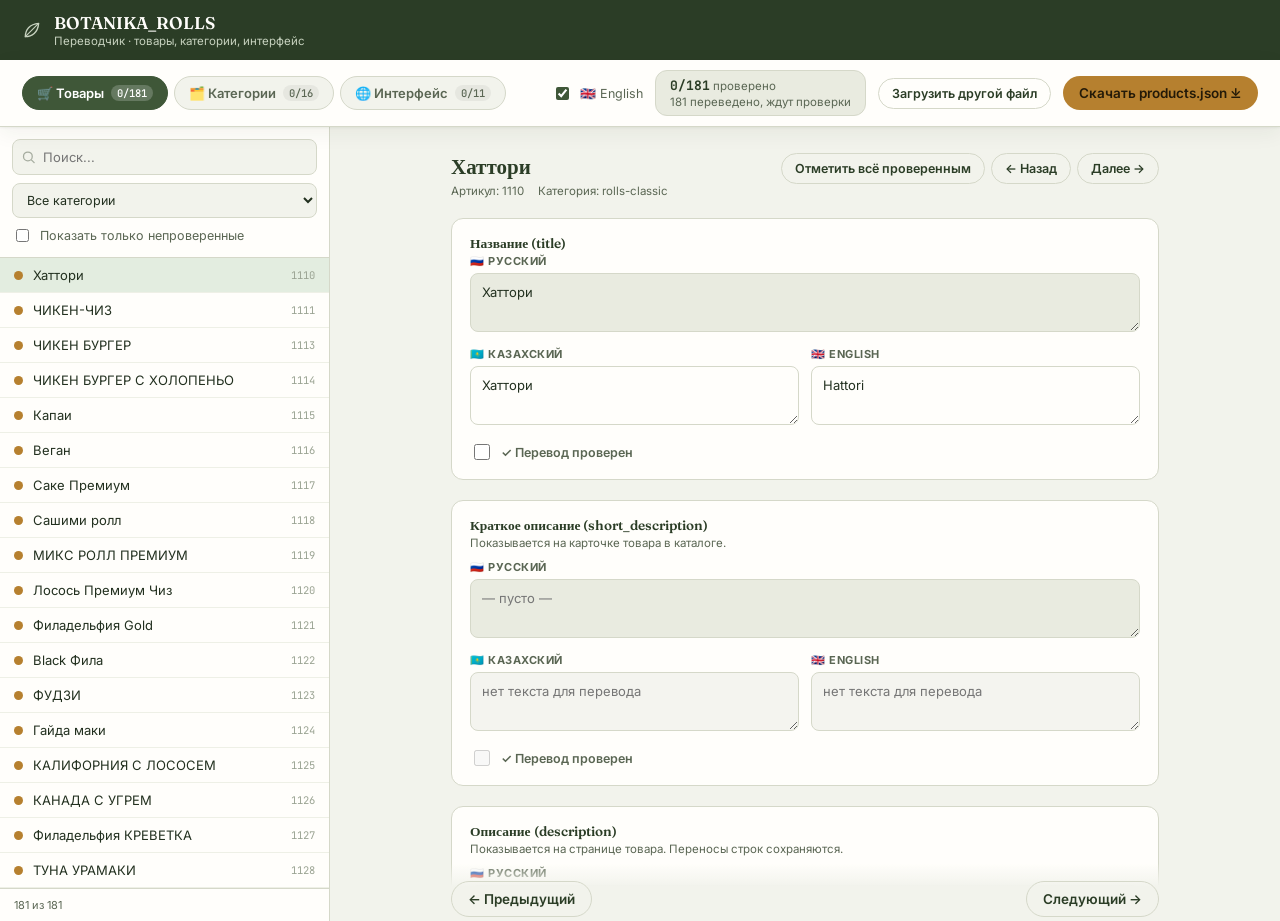
<file: translate-products.html>
<!doctype html>
<html lang="ru">
<head>
<meta charset="utf-8" />
<meta name="viewport" content="width=device-width, initial-scale=1" />
<title>BOTANIKA_ROLLS · Переводчик</title>
<link rel="preconnect" href="https://fonts.googleapis.com">
<link href="https://fonts.googleapis.com/css2?family=Fraunces:opsz,wght@9..144,500;9..144,600&family=Inter:wght@400;500;600;700&family=JetBrains+Mono:wght@500&display=swap" rel="stylesheet">
<style>
  :root{
    --paper:#f2f3ec; --paper-2:#e9ebe0; --ink:#22301f; --ink-soft:#5a6653;
    --moss:#3f5738; --moss-deep:#2b3d26; --sage:#8fa07f; --line:#d5d8c9;
    --plum:#7a4a5c; --amber:#b6802f; --ok:#3f7a4e; --ok-bg:#e3ede0; --white:#fffefb;
    --shadow: 0 1px 2px rgba(34,48,31,.06), 0 6px 20px rgba(34,48,31,.06);
  }
  *{box-sizing:border-box;}
  html,body{height:100%;}
  body{ margin:0; background:var(--paper); color:var(--ink); font-family:'Inter',system-ui,sans-serif; -webkit-font-smoothing:antialiased; }
  .mono{font-family:'JetBrains Mono',ui-monospace,monospace;}
  h1,h2,h3{font-family:'Fraunces',Georgia,serif; font-weight:600; margin:0;}

  .topbar{ display:flex; align-items:center; gap:12px; padding:12px 22px; background:var(--moss-deep); color:var(--paper); }
  .topbar .leaf{ width:20px; height:20px; flex:none; }
  .topbar h1{ font-size:17px; color:var(--white); }
  .topbar .sub{ font-size:11.5px; color:#c7d2bf; margin-top:1px; }

  .sectionbar{
    display:flex; align-items:center; gap:12px; padding:10px 22px;
    background:var(--white); border-bottom:1px solid var(--line);
    flex-wrap:wrap; position:sticky; top:0; z-index:20; box-shadow:var(--shadow);
  }
  .tabs{ display:flex; gap:6px; }
  .tab-btn{
    appearance:none; border:1px solid var(--line); background:var(--paper);
    color:var(--ink-soft); font-family:inherit; font-weight:600; font-size:13px;
    padding:8px 14px; border-radius:999px; cursor:pointer; display:flex; align-items:center; gap:7px;
  }
  .tab-btn .badge{ font-family:'JetBrains Mono',monospace; font-size:10.5px; font-weight:500; color:var(--ink-soft); background:rgba(0,0,0,.05); padding:1px 6px; border-radius:999px; }
  .tab-btn.active{ background:var(--moss); border-color:var(--moss); color:#fff; }
  .tab-btn.active .badge{ background:rgba(255,255,255,.2); color:#fff; }
  .sb-spacer{ flex:1; }

  .btn{
    appearance:none; border:none; cursor:pointer; font-family:inherit; font-weight:600; font-size:13.5px;
    padding:9px 16px; border-radius:999px; display:inline-flex; align-items:center; gap:8px;
    transition:transform .12s ease, background .12s ease;
  }
  .btn:active{ transform:scale(.97); }
  .btn-primary{ background:var(--amber); color:#241a08; }
  .btn-primary:hover{ background:#c68f3c; }
  .btn-outline{ background:transparent; color:var(--moss-deep); border:1px solid var(--line); }
  .btn-outline:hover{ background:var(--paper-2); }
  .btn-sm{ padding:7px 13px; font-size:12.5px; }

  .progress-pill{ display:flex; flex-direction:column; gap:1px; background:var(--paper-2); border:1px solid var(--line); border-radius:12px; padding:6px 14px; font-size:11.5px; color:var(--ink-soft); }
  .progress-pill b{ font-family:'JetBrains Mono',monospace; color:var(--moss-deep); font-size:13px; }

  .landing-wrap{ display:none; }
  .landing-wrap.show{ display:block; }
  .landing{ max-width:640px; margin:36px auto; padding:0 20px; }
  .card{ background:var(--white); border:1px solid var(--line); border-radius:14px; box-shadow:var(--shadow); padding:28px; }
  .card h2{ font-size:22px; color:var(--moss-deep); margin-bottom:8px; }
  .card p{ line-height:1.6; color:var(--ink-soft); font-size:14px; }
  .steps{ list-style:none; margin:18px 0; padding:0; display:grid; gap:10px; }
  .steps li{ display:flex; gap:10px; align-items:flex-start; font-size:13.5px; line-height:1.5; }
  .steps .num{ flex:none; width:24px; height:24px; border-radius:50%; background:var(--ok-bg); color:var(--moss); font-family:'JetBrains Mono',monospace; font-weight:700; font-size:12px; display:flex; align-items:center; justify-content:center; }

  .dropzone{ display:flex; flex-direction:column; align-items:center; justify-content:center; margin-top:18px; border:1.5px dashed var(--sage); border-radius:12px; padding:26px; text-align:center; background:var(--paper-2); cursor:pointer; }
  .dropzone:hover, .dropzone.drag{ background:#e2e6d5; border-color:var(--moss); }
  .dropzone input{ display:none; }
  .dropzone .dz-title{ font-weight:600; color:var(--moss-deep); font-size:14px; }
  .dropzone .dz-sub{ font-size:12px; color:var(--ink-soft); margin-top:4px; }

  .triple-upload{ margin-top:18px; display:grid; gap:10px; }
  .file-slot{ display:flex; align-items:center; gap:10px; border:1px solid var(--line); border-radius:10px; padding:10px 14px; background:var(--paper-2); }
  .file-slot .fs-lang{ font-family:'JetBrains Mono',monospace; font-size:12px; font-weight:700; color:var(--moss-deep); width:34px; flex:none; }
  .file-slot .fs-req{ font-size:10.5px; color:var(--plum); font-weight:700; }
  .file-slot .fs-name{ flex:1; font-size:12.5px; color:var(--ink-soft); overflow:hidden; text-overflow:ellipsis; white-space:nowrap; }
  .file-slot label.pick{ font-size:12px; font-weight:600; color:var(--moss); cursor:pointer; padding:5px 10px; border:1px solid var(--sage); border-radius:8px; }
  .file-slot input{ display:none; }

  .fileerr{ color:#a13a3a; font-size:13px; margin-top:12px; }

  .app{ display:none; }
  .app.active{ display:flex; height:calc(100vh - 106px); }
  .sidebar{ width:330px; flex:none; border-right:1px solid var(--line); background:var(--white); display:flex; flex-direction:column; }
  .sidebar-controls{ padding:12px; border-bottom:1px solid var(--line); display:grid; gap:8px; }
  .search-wrap{ position:relative; }
  .search-wrap input{ width:100%; padding:9px 12px 9px 30px; border-radius:8px; border:1px solid var(--line); font-size:13px; font-family:inherit; background:var(--paper); }
  .search-wrap svg{ position:absolute; left:9px; top:50%; transform:translateY(-50%); opacity:.5; }
  select{ width:100%; padding:8px 10px; border-radius:8px; border:1px solid var(--line); font-size:12.5px; font-family:inherit; background:var(--paper); color:var(--ink); }
  .toggle-row{ display:flex; align-items:center; gap:8px; font-size:12.5px; color:var(--ink-soft); }
  .toggle-row input{ accent-color:var(--moss); }
  .sidebar-list{ flex:1; overflow-y:auto; }
  .prod-item{ display:flex; align-items:center; gap:10px; padding:9px 14px; border-bottom:1px solid #eef0e6; cursor:pointer; font-size:13px; }
  .prod-item:hover{ background:var(--paper-2); }
  .prod-item.active{ background:var(--ok-bg); }
  .prod-dot{ flex:none; width:9px; height:9px; border-radius:50%; background:#d8ccb4; }
  .prod-dot.done{ background:var(--ok); }
  .prod-dot.partial{ background:var(--amber); }
  .prod-name{ flex:1; overflow:hidden; text-overflow:ellipsis; white-space:nowrap; }
  .prod-id{ font-size:10.5px; color:#9aa392; font-family:'JetBrains Mono',monospace; }
  .sidebar-count{ padding:9px 14px; font-size:11px; color:var(--ink-soft); border-top:1px solid var(--line); }

  .main{ flex:1; overflow-y:auto; }
  .main-inner{ max-width:760px; margin:0 auto; padding:26px 26px 90px; }
  .empty-state{ display:flex; align-items:center; justify-content:center; height:100%; color:var(--ink-soft); font-size:14px; }

  .prod-head{ display:flex; justify-content:space-between; align-items:flex-start; gap:14px; margin-bottom:4px; }
  .prod-head h2{ font-size:21px; color:var(--moss-deep); }
  .prod-meta{ font-size:11.5px; color:var(--ink-soft); margin-top:4px; }
  .prod-meta span{ margin-right:14px; }
  .nav-btns{ display:flex; gap:6px; flex:none; flex-wrap:wrap; justify-content:flex-end;}

  .field-block{ margin-top:20px; background:var(--white); border:1px solid var(--line); border-radius:12px; padding:16px 18px; transition:border-color .15s ease, background .15s ease; }
  .field-block.is-reviewed{ border-color:var(--ok); background:linear-gradient(180deg, var(--ok-bg), var(--white) 70px); }
  .field-block h3{ font-size:13.5px; color:var(--moss-deep); margin-bottom:2px; }
  .field-block .field-hint{ font-size:11.5px; color:var(--ink-soft); margin-bottom:10px; }
  textarea.ru-edit{ background:var(--paper-2); }
  textarea.ru-edit:focus{ background:var(--white); }
  .lang-grid{ display:grid; grid-template-columns:1fr 1fr; gap:12px; margin-top:11px; }
  .lang-grid.single{ grid-template-columns:1fr; }
  .lang-col label{ display:flex; align-items:center; gap:6px; font-size:11px; font-weight:700; text-transform:uppercase; letter-spacing:.5px; color:var(--ink-soft); margin-bottom:5px; }
  textarea{ width:100%; border:1px solid var(--line); border-radius:8px; padding:9px 11px; font-family:inherit; font-size:13px; color:var(--ink); resize:vertical; min-height:38px; background:var(--white); line-height:1.5; }
  textarea:focus{ outline:none; border-color:var(--sage); box-shadow:0 0 0 3px rgba(143,160,127,.18); }
  textarea.big{ min-height:100px; }
  textarea:disabled{ background:#f4f4ef; color:#aab0a2; }

  .reviewed-row{ display:flex; align-items:center; gap:8px; margin-top:12px; font-size:12.5px; font-weight:600; color:var(--ink-soft); cursor:pointer; user-select:none; }
  .reviewed-row input{ width:16px; height:16px; accent-color:var(--ok); }
  .field-block.is-reviewed .reviewed-row{ color:var(--ok); }

  .subhead{ margin-top:24px; margin-bottom:-8px; font-size:11.5px; font-weight:700; letter-spacing:.4px; text-transform:uppercase; color:var(--plum); }

  .save-indicator{ position:fixed; right:22px; bottom:22px; z-index:30; background:var(--moss-deep); color:var(--white); font-size:12px; padding:8px 14px; border-radius:999px; box-shadow:var(--shadow); display:flex; align-items:center; gap:8px; opacity:0; transform:translateY(6px); transition:opacity .25s ease, transform .25s ease; pointer-events:none; }
  .save-indicator.show{ opacity:1; transform:translateY(0); }
  .save-indicator .dot{ width:7px; height:7px; border-radius:50%; background:var(--sage); }

  .bottom-nav{ position:sticky; bottom:0; background:linear-gradient(0deg, var(--paper) 60%, transparent); padding:18px 0 4px; display:flex; justify-content:space-between; gap:10px; }
  ::-webkit-scrollbar{ width:10px; height:10px; }
  ::-webkit-scrollbar-thumb{ background:#d3d6c6; border-radius:8px; }
  ::-webkit-scrollbar-track{ background:transparent; }

  @media (max-width: 860px){
    .app.active{ flex-direction:column; height:auto; }
    .sidebar{ width:100%; max-height:260px; }
    .lang-grid{ grid-template-columns:1fr; }
    .sectionbar{ position:static; }
  }
</style>
</head>
<body>

  <div class="topbar">
    <svg class="leaf" viewBox="0 0 24 24" fill="none"><path d="M4 20C4 12 9 5 20 4C19 15 12 20 4 20Z" stroke="#c7d2bf" stroke-width="1.6" stroke-linejoin="round"/><path d="M4 20C8 16 12 12 19 5" stroke="#c7d2bf" stroke-width="1.4" stroke-linecap="round"/></svg>
    <div>
      <h1>BOTANIKA_ROLLS</h1>
      <div class="sub">Переводчик · товары, категории, интерфейс</div>
    </div>
  </div>

  <div class="sectionbar">
    <div class="tabs" id="tabs"></div>
    <div class="sb-spacer"></div>
    <label class="toggle-row" id="enToggleWrap" style="margin:0;"><input type="checkbox" id="enToggle" checked/> 🇬🇧 English</label>
    <div class="progress-pill" id="progressPill" style="display:none;">
      <span><b id="progressReviewed">0/0</b> проверено</span>
      <span id="progressTranslated"></span>
    </div>
    <button class="btn btn-outline btn-sm" id="btnReload" style="display:none;">Загрузить другой файл</button>
    <button class="btn btn-primary" id="btnExport" style="display:none;">Скачать</button>
  </div>

  <div class="landing-wrap" id="uploadArea"></div>

  <div class="app" id="workArea">
    <div class="sidebar">
      <div class="sidebar-controls">
        <div class="search-wrap">
          <svg width="15" height="15" viewBox="0 0 24 24" fill="none"><circle cx="11" cy="11" r="7" stroke="#5a6653" stroke-width="2"/><path d="M21 21l-4-4" stroke="#5a6653" stroke-width="2" stroke-linecap="round"/></svg>
          <input type="text" id="searchInput" placeholder="Поиск..." />
        </div>
        <div id="categoryFilterWrap" style="display:none;">
          <select id="categoryFilter"><option value="">Все категории</option></select>
        </div>
        <label class="toggle-row"><input type="checkbox" id="onlyUnfinished"/> Показать только непроверенные</label>
      </div>
      <div class="sidebar-list" id="sidebarList"></div>
      <div class="sidebar-count" id="sidebarCount"></div>
    </div>
    <div class="main">
      <div class="main-inner" id="mainInner"></div>
    </div>
  </div>

  <div class="save-indicator" id="saveIndicator"><span class="dot"></span><span id="saveIndicatorText">Сохранено</span></div>

  <script type="application/json" id="embedded-products">
{
 "1212": {
  "title": {
   "ru": "ЧИКЕН ЧИЗ С ХОЛОПЕНЬО",
   "kk": "ХАЛАПЕНЬОМЕН ЧИКЕН ЧИЗ",
   "en": "CHICKEN CHEESE WITH JALAPEÑO"
  },
  "short_description": {
   "ru": "",
   "kk": "",
   "en": ""
  },
  "description": {
   "ru": "Бургер булочка\nСоус бургер\nАйсберг\nКотлета в панировки\nКонсервированные огурцы\nПомидоры\nЛук красный\nСыр чеддер\nХолопеньо",
   "kk": "Бургер бөлкесі\nБургер соусы\nАйсберг салаты\nПанировкадағы котлет\nТұздалған қиярлар\nҚызанақтар\nҚызыл пияз\nЧеддер ірімшігі\nХалапеньо",
   "en": "Burger bun\nBurger sauce\nIceberg lettuce\nBreaded patty\nPickled cucumbers\nTomatoes\nRed onion\nCheddar cheese\nJalapeño"
  },
  "additional_information": [
   {
    "title": {
     "ru": "Вес",
     "kk": "Салмағы",
     "en": "Weight"
    },
    "value": {
     "ru": "0.365 kg",
     "kk": "0.365 kg",
     "en": "0.365 kg"
    }
   }
  ],
  "image": "1212.jpg",
  "category": [
   "burger"
  ]
 },
 "1114": {
  "title": {
   "ru": "ЧИКЕН БУРГЕР С ХОЛОПЕНЬО",
   "kk": "ХАЛАПЕНЬОМЕН ЧИКЕН БУРГЕР",
   "en": "CHICKEN BURGER WITH JALAPEÑO"
  },
  "short_description": {
   "ru": "",
   "kk": "",
   "en": ""
  },
  "description": {
   "ru": "Булочка бургер\nФирменный соус\nАйсберг\nКотлета в панировке\nПомидоры\nЛук красный\nМаринованные огурчики\nХолопеньо",
   "kk": "Бургер бөлкесі\nФирмалық соус\nАйсберг салаты\nПанировкадағы котлет\nҚызанақтар\nҚызыл пияз\nТұздалған қиярлар\nХалапеньо",
   "en": "Burger bun\nSignature sauce\nIceberg lettuce\nBreaded patty\nTomatoes\nRed onion\nPickled cucumbers\nJalapeño"
  },
  "additional_information": [
   {
    "title": {
     "ru": "Вес",
     "kk": "Салмағы",
     "en": "Weight"
    },
    "value": {
     "ru": "0.345 kg",
     "kk": "0.345 kg",
     "en": "0.345 kg"
    }
   }
  ],
  "image": "1114.jpg",
  "category": [
   "burger"
  ]
 },
 "1113": {
  "title": {
   "ru": "ЧИКЕН БУРГЕР",
   "kk": "ЧИКЕН БУРГЕР",
   "en": "CHICKEN BURGER"
  },
  "short_description": {
   "ru": "",
   "kk": "",
   "en": ""
  },
  "description": {
   "ru": "Булочка бургер\nФирменный соус\nАйсберг\nКотлета в панировке\nПомидоры\nЛук красный\nМаринованные огурчики",
   "kk": "Бургер бөлкесі\nФирмалық соус\nАйсберг салаты\nПанировкадағы котлет\nҚызанақтар\nҚызыл пияз\nТұздалған қиярлар",
   "en": "Burger bun\nSignature sauce\nIceberg lettuce\nBreaded patty\nTomatoes\nRed onion\nPickled cucumbers"
  },
  "additional_information": [
   {
    "title": {
     "ru": "Вес",
     "kk": "Салмағы",
     "en": "Weight"
    },
    "value": {
     "ru": "0.320 kg",
     "kk": "0.320 kg",
     "en": "0.320 kg"
    }
   }
  ],
  "image": "1113.jpg",
  "category": [
   "burger"
  ]
 },
 "1111": {
  "title": {
   "ru": "ЧИКЕН-ЧИЗ",
   "kk": "ЧИКЕН-ЧИЗ",
   "en": "CHICKEN-CHEESE"
  },
  "short_description": {
   "ru": "",
   "kk": "",
   "en": ""
  },
  "description": {
   "ru": "Бургер булочка\nСоус бургер\nАйсберг\nКотлета в панировки\nКонсервированные огурцы\nПомидоры\nЛук красный\nСыр чеддер",
   "kk": "Бургер бөлкесі\nБургер соусы\nАйсберг салаты\nПанировкадағы котлет\nТұздалған қиярлар\nҚызанақтар\nҚызыл пияз\nЧеддер ірімшігі",
   "en": "Burger bun\nBurger sauce\nIceberg lettuce\nBreaded patty\nPickled cucumbers\nTomatoes\nRed onion\nCheddar cheese"
  },
  "additional_information": [
   {
    "title": {
     "ru": "Вес",
     "kk": "Салмағы",
     "en": "Weight"
    },
    "value": {
     "ru": "0.340 kg",
     "kk": "0.340 kg",
     "en": "0.340 kg"
    }
   }
  ],
  "image": "1111.jpg",
  "category": [
   "burger"
  ]
 },
 "1115": {
  "title": {
   "ru": "Капаи",
   "kk": "Капаи",
   "en": "Kapai"
  },
  "short_description": {
   "ru": "",
   "kk": "",
   "en": ""
  },
  "description": {
   "ru": "Рис\nНори\nТворожный сыр\nПомидор\nОгурец\nСоус унаги\nЗеленый лук",
   "kk": "Күріш\nНори\nМай ірімшік\nҚызанақ\nҚияр\nУнаги соусы\nЖасыл пияз",
   "en": "Rice\nNori\nCream cheese\nTomato\nCucumber\nUnagi sauce\nGreen onion"
  },
  "additional_information": [],
  "image": "1115.jpg",
  "category": [
   "rolls-classic"
  ]
 },
 "1116": {
  "title": {
   "ru": "Веган",
   "kk": "Веган",
   "en": "Vegan"
  },
  "short_description": {
   "ru": "",
   "kk": "",
   "en": ""
  },
  "description": {
   "ru": "Рис\nНори\nТворожный сыр\nАйсберг\nПерец болгарский\nПомидор\nОгурец",
   "kk": "Күріш\nНори\nМай ірімшік\nАйсберг салаты\nБолгар бұрышы\nҚызанақ\nҚияр",
   "en": "Rice\nNori\nCream cheese\nIceberg lettuce\nBell pepper\nTomato\nCucumber"
  },
  "additional_information": [],
  "image": "1116.jpg",
  "category": [
   "rolls-classic"
  ]
 },
 "1117": {
  "title": {
   "ru": "Саке Премиум",
   "kk": "Сяке Премиум",
   "en": "Salmon Premium"
  },
  "short_description": {
   "ru": "",
   "kk": "",
   "en": ""
  },
  "description": {
   "ru": "Рис\nНори\nЛосось\nТворожный сыр\nОгурец",
   "kk": "Күріш\nНори\nЛосось\nМай ірімшік\nҚияр",
   "en": "Rice\nNori\nSalmon\nCream cheese\nCucumber"
  },
  "additional_information": [],
  "image": "1117.jpg",
  "category": [
   "rolls-classic"
  ]
 },
 "1118": {
  "title": {
   "ru": "Сашими ролл",
   "kk": "Сашими ролл",
   "en": "Sashimi roll"
  },
  "short_description": {
   "ru": "",
   "kk": "",
   "en": ""
  },
  "description": {
   "ru": "Рисовая бумага\nСемга\nНори\nОгурец\nТунец\nЗеленый лук",
   "kk": "Күріш қағазы\nСемга\nНори\nҚияр\nТунец\nЖасыл пияз",
   "en": "Rice paper\nSalmon\nNori\nCucumber\nTuna\nGreen onion"
  },
  "additional_information": [],
  "image": "1118.jpg",
  "category": [
   "rolls-classic"
  ]
 },
 "1119": {
  "title": {
   "ru": "МИКС РОЛЛ ПРЕМИУМ",
   "kk": "МИКС РОЛЛ ПРЕМИУМ",
   "en": "MIX ROLL PREMIUM"
  },
  "short_description": {
   "ru": "",
   "kk": "",
   "en": ""
  },
  "description": {
   "ru": "Нори\nЛосось\nЧеддер\nМассаго красная\nОгурец",
   "kk": "Нори\nЛосось\nЧеддер\nҚызыл масаго\nҚияр",
   "en": "Nori\nSalmon\nCheddar\nRed masago\nCucumber"
  },
  "additional_information": [],
  "image": "1119.jpg",
  "category": [
   "rolls-classic"
  ]
 },
 "1110": {
  "title": {
   "ru": "Хаттори",
   "kk": "Хаттори",
   "en": "Hattori"
  },
  "short_description": {
   "ru": "",
   "kk": "",
   "en": ""
  },
  "description": {
   "ru": "Рис красный\nОгурец\nТунец\nМассаго черная\nСыр творожный\nПищевое золото",
   "kk": "Қызыл күріш\nҚияр\nТунец\nҚара масаго\nМай ірімшік\nТағамдық алтын",
   "en": "Red rice\nCucumber\nTuna\nBlack masago\nCream cheese\nEdible gold"
  },
  "additional_information": [],
  "image": "1110.jpg",
  "category": [
   "rolls-classic"
  ]
 },
 "1120": {
  "title": {
   "ru": "Лосось Премиум Чиз",
   "kk": "Лосось Премиум Чиз",
   "en": "Salmon Premium Cheese"
  },
  "short_description": {
   "ru": "",
   "kk": "",
   "en": ""
  },
  "description": {
   "ru": "Рис\nНори\nЛосось\nОгурец\nКреветка\nЧеддер\nШапочка семги\nСырный соус\nУнаги соус",
   "kk": "Күріш\nНори\nЛосось\nҚияр\nАсшаян\nЧеддер\nСемга қалпағы\nІрімшік соусы\nУнаги соусы",
   "en": "Rice\nNori\nSalmon\nCucumber\nShrimp\nCheddar\nSalmon topping\nCheese sauce\nUnagi sauce"
  },
  "additional_information": [],
  "image": "1120.jpg",
  "category": [
   "rolls-classic"
  ]
 },
 "1121": {
  "title": {
   "ru": "Филадельфия Gold",
   "kk": "Филадельфия Gold",
   "en": "Philadelphia Gold"
  },
  "short_description": {
   "ru": "",
   "kk": "",
   "en": ""
  },
  "description": {
   "ru": "Рис\nТворожный сыр\nЛосось\nНори\nПищевое золото\nЧерная массаго",
   "kk": "Күріш\nМай ірімшік\nЛосось\nНори\nТағамдық алтын\nҚара масаго",
   "en": "Rice\nCream cheese\nSalmon\nNori\nEdible gold\nBlack masago"
  },
  "additional_information": [],
  "image": "1121.jpg",
  "category": [
   "rolls-classic"
  ]
 },
 "1122": {
  "title": {
   "ru": "Black Фила",
   "kk": "Black Фила",
   "en": "Black Phila"
  },
  "short_description": {
   "ru": "",
   "kk": "",
   "en": ""
  },
  "description": {
   "ru": "Рис\nНори\nТворожный сыр\nОмлет\nАвокадо\nЛосось\nСалат чука\nСоус спайси",
   "kk": "Күріш\nНори\nМай ірімшік\nОмлет\nАвокадо\nЛосось\nЧука салаты\nСпайси соус",
   "en": "Rice\nNori\nCream cheese\nOmelet\nAvocado\nSalmon\nChuka salad\nSpicy sauce"
  },
  "additional_information": [],
  "image": "1122.jpg",
  "category": [
   "rolls-classic"
  ]
 },
 "1123": {
  "title": {
   "ru": "ФУДЗИ",
   "kk": "ФУДЗИ",
   "en": "FUJI"
  },
  "short_description": {
   "ru": "",
   "kk": "",
   "en": ""
  },
  "description": {
   "ru": "Рис\nНори\nТворожный сыр\nЛосось\nОгурец\nВ кунжуте\nСалат чука",
   "kk": "Күріш\nНори\nМай ірімшік\nЛосось\nҚияр\nКүнжітте\nЧука салаты",
   "en": "Rice\nNori\nCream cheese\nSalmon\nCucumber\nIn sesame\nChuka salad"
  },
  "additional_information": [],
  "image": "1123.jpg",
  "category": [
   "rolls-classic"
  ]
 },
 "1124": {
  "title": {
   "ru": "Гайда маки",
   "kk": "Гайда маки",
   "en": "Gaida maki"
  },
  "short_description": {
   "ru": "",
   "kk": "",
   "en": ""
  },
  "description": {
   "ru": "Рис\nНори\nТворожный сыр\nКреветка тигровая\nМасаго красная\nМасаго зеленая\n(4кусочка в красной 4в зеленой)",
   "kk": "Күріш\nНори\nМай ірімшік\nЖолбарыс асшаяны\nҚызыл масаго\nЖасыл масаго\n(қызылында 4 дана, жасылында 4 дана)",
   "en": "Rice\nNori\nCream cheese\nTiger shrimp\nRed masago\nGreen masago\n(4 pieces in red, 4 in green)"
  },
  "additional_information": [],
  "image": "1124.jpg",
  "category": [
   "rolls-classic"
  ]
 },
 "1125": {
  "title": {
   "ru": "КАЛИФОРНИЯ С ЛОСОСЕМ",
   "kk": "ЛОСОСЬТЫ КАЛИФОРНИЯ",
   "en": "CALIFORNIA WITH SALMON"
  },
  "short_description": {
   "ru": "",
   "kk": "",
   "en": ""
  },
  "description": {
   "ru": "Рис\nНори\nТворожный сыр\nЛосось\nАвокадо\nОгурец\nМасаго красная\nКунжут",
   "kk": "Күріш\nНори\nМай ірімшік\nЛосось\nАвокадо\nҚияр\nҚызыл масаго\nКүнжіт",
   "en": "Rice\nNori\nCream cheese\nSalmon\nAvocado\nCucumber\nRed masago\nSesame seeds"
  },
  "additional_information": [
   {
    "title": {
     "ru": "Вес ролла",
     "kk": "Ролл салмағы",
     "en": "Roll weight"
    },
    "value": {
     "ru": "0.255 kg",
     "kk": "0.255 kg",
     "en": "0.255 kg"
    }
   }
  ],
  "image": "1125.jpg",
  "category": [
   "rolls-classic"
  ]
 },
 "1126": {
  "title": {
   "ru": "КАНАДА С УГРЕМ",
   "kk": "ЖЫЛАНБАЛЫҚТЫ КАНАДА",
   "en": "CANADA WITH EEL"
  },
  "short_description": {
   "ru": "",
   "kk": "",
   "en": ""
  },
  "description": {
   "ru": "Рис\nНори\nТворожный сыр\nУгорь шапка\nАвокадо\nОгурец\nУнаги соус\nКунжут",
   "kk": "Күріш\nНори\nМай ірімшік\nЖыланбалық қалпағы\nАвокадо\nҚияр\nУнаги соусы\nКүнжіт",
   "en": "Rice\nNori\nCream cheese\nEel topping\nAvocado\nCucumber\nUnagi sauce\nSesame seeds"
  },
  "additional_information": [
   {
    "title": {
     "ru": "Вес ролла",
     "kk": "Ролл салмағы",
     "en": "Roll weight"
    },
    "value": {
     "ru": "0.285 kg",
     "kk": "0.285 kg",
     "en": "0.285 kg"
    }
   }
  ],
  "image": "1126.jpg",
  "category": [
   "rolls-classic"
  ]
 },
 "1127": {
  "title": {
   "ru": "Филадельфия КРЕВЕТКА",
   "kk": "Филадельфия АСШАЯН",
   "en": "Philadelphia SHRIMP"
  },
  "short_description": {
   "ru": "",
   "kk": "",
   "en": ""
  },
  "description": {
   "ru": "Рис\nНори\nТворожный сыр\nАвокадо\nКреветка тигровая\nМассаго красная",
   "kk": "Күріш\nНори\nМай ірімшік\nАвокадо\nЖолбарыс асшаяны\nҚызыл масаго",
   "en": "Rice\nNori\nCream cheese\nAvocado\nTiger shrimp\nRed masago"
  },
  "additional_information": [
   {
    "title": {
     "ru": "Вес ролла",
     "kk": "Ролл салмағы",
     "en": "Roll weight"
    },
    "value": {
     "ru": "0.245 kg",
     "kk": "0.245 kg",
     "en": "0.245 kg"
    }
   }
  ],
  "image": "1127.jpg",
  "category": [
   "rolls-classic"
  ]
 },
 "1128": {
  "title": {
   "ru": "ТУНА УРАМАКИ",
   "kk": "ТУНЕЦ УРАМАКИ",
   "en": "TUNA URAMAKI"
  },
  "short_description": {
   "ru": "",
   "kk": "",
   "en": ""
  },
  "description": {
   "ru": "Рис\nНори\nТворожный сыр\nТунец шапка\nАвокадо\nОгурец\nКунжут унаги",
   "kk": "Күріш\nНори\nМай ірімшік\nТунец қалпағы\nАвокадо\nҚияр\nКүнжіт-унаги",
   "en": "Rice\nNori\nCream cheese\nTuna topping\nAvocado\nCucumber\nSesame & unagi sauce"
  },
  "additional_information": [
   {
    "title": {
     "ru": "Вес ролла",
     "kk": "Ролл салмағы",
     "en": "Roll weight"
    },
    "value": {
     "ru": "0.270 kg",
     "kk": "0.270 kg",
     "en": "0.270 kg"
    }
   }
  ],
  "image": "1128.jpg",
  "category": [
   "rolls-classic"
  ]
 },
 "1129": {
  "title": {
   "ru": "БЕКОН ЧИЗ ПРЕМИУМ",
   "kk": "БЕКОН ЧИЗ ПРЕМИУМ",
   "en": "BACON CHEESE PREMIUM"
  },
  "short_description": {
   "ru": "",
   "kk": "",
   "en": ""
  },
  "description": {
   "ru": "Рис\nНори\nТворожный сыр\nБекон\nОмлет тамаго\nСыр чеддер\nСоус спайси",
   "kk": "Күріш\nНори\nМай ірімшік\nБекон\nТамаго омлет\nЧеддер ірімшігі\nСпайси соус",
   "en": "Rice\nNori\nCream cheese\nBacon\nTamago omelet\nCheddar cheese\nSpicy sauce"
  },
  "additional_information": [
   {
    "title": {
     "ru": "Вес ролла",
     "kk": "Ролл салмағы",
     "en": "Roll weight"
    },
    "value": {
     "ru": "0.270 kg",
     "kk": "0.270 kg",
     "en": "0.270 kg"
    }
   }
  ],
  "image": "1129.jpg",
  "category": [
   "rolls-classic"
  ]
 },
 "1130": {
  "title": {
   "ru": "КАЛИФОРНИЯ С КРАБОМ",
   "kk": "КРАБТЫ КАЛИФОРНИЯ",
   "en": "CALIFORNIA WITH CRAB"
  },
  "short_description": {
   "ru": "",
   "kk": "",
   "en": ""
  },
  "description": {
   "ru": "Рис\nНори\nТворожный сыр\nСнежный краб\nАвокадо\nОгурец\nМасаго красная\nКунжут",
   "kk": "Күріш\nНори\nМай ірімшік\nҚар крабы\nАвокадо\nҚияр\nҚызыл масаго\nКүнжіт",
   "en": "Rice\nNori\nCream cheese\nSnow crab\nAvocado\nCucumber\nRed masago\nSesame seeds"
  },
  "additional_information": [
   {
    "title": {
     "ru": "Вес ролла",
     "kk": "Ролл салмағы",
     "en": "Roll weight"
    },
    "value": {
     "ru": "0.255 kg",
     "kk": "0.255 kg",
     "en": "0.255 kg"
    }
   }
  ],
  "image": "1130.jpg",
  "category": [
   "rolls-classic"
  ]
 },
 "1131": {
  "title": {
   "ru": "Филадельфия премиум",
   "kk": "Филадельфия премиум",
   "en": "Philadelphia premium"
  },
  "short_description": {
   "ru": "",
   "kk": "",
   "en": ""
  },
  "description": {
   "ru": "Рис\nНори\nТворожный сыр\nСемга\nАвокадо\nОгурец",
   "kk": "Күріш\nНори\nМай ірімшік\nСемга\nАвокадо\nҚияр",
   "en": "Rice\nNori\nCream cheese\nSalmon\nAvocado\nCucumber"
  },
  "additional_information": [
   {
    "title": {
     "ru": "Вес ролла",
     "kk": "Ролл салмағы",
     "en": "Roll weight"
    },
    "value": {
     "ru": "0.330 kg",
     "kk": "0.330 kg",
     "en": "0.330 kg"
    }
   }
  ],
  "image": "1131.jpg",
  "category": [
   "rolls-classic"
  ]
 },
 "2227": {
  "title": {
   "ru": "Эскалар",
   "kk": "Эскалар",
   "en": "Escolar"
  },
  "short_description": {
   "ru": "",
   "kk": "",
   "en": ""
  },
  "description": {
   "ru": "Рис\nНори\nСыр\nКреветка\nОгурец\nЭскалар копченый",
   "kk": "Күріш\nНори\nІрімшік\nАсшаян\nҚияр\nЫсталған эскалар",
   "en": "Rice\nNori\nCheese\nShrimp\nCucumber\nSmoked escolar"
  },
  "additional_information": [],
  "image": "2227.jpg",
  "category": [
   "rolls-classic"
  ]
 },
 "2228": {
  "title": {
   "ru": "Одари",
   "kk": "Одари",
   "en": "Odari"
  },
  "short_description": {
   "ru": "",
   "kk": "",
   "en": ""
  },
  "description": {
   "ru": "Рис\nНори\nОгурец\nСыр креметте\nЛосось\nТунец\nУгорь",
   "kk": "Күріш\nНори\nҚияр\nКрем ірімшік\nЛосось\nТунец\nЖыланбалық",
   "en": "Rice\nNori\nCucumber\nCream cheese\nSalmon\nTuna\nEel"
  },
  "additional_information": [],
  "image": "2228.jpg",
  "category": [
   "rolls-classic"
  ]
 },
 "2229": {
  "title": {
   "ru": "Бонито",
   "kk": "Бонито",
   "en": "Bonito"
  },
  "short_description": {
   "ru": "",
   "kk": "",
   "en": ""
  },
  "description": {
   "ru": "Бонито\nРис\nНори\nСыр креметте\nТенец\nОгурец\nСтружка тунца",
   "kk": "Бонито\nКүріш\nНори\nКрем ірімшік\nТунец\nҚияр\nТунец үгіндісі",
   "en": "Bonito flakes\nRice\nNori\nCream cheese\nTuna\nCucumber\nTuna flakes"
  },
  "additional_information": [],
  "image": "2229.jpg",
  "category": [
   "rolls-classic"
  ]
 },
 "2230": {
  "title": {
   "ru": "Дорама",
   "kk": "Дорама",
   "en": "Dorama"
  },
  "short_description": {
   "ru": "",
   "kk": "",
   "en": ""
  },
  "description": {
   "ru": "Окрашенный рис\nСыр Филадельфия\nОгурец\nЛосось\nМассаго Черная\nПищевое золото",
   "kk": "Боялған күріш\nФиладельфия ірімшігі\nҚияр\nЛосось\nҚара масаго\nТағамдық алтын",
   "en": "Colored rice\nPhiladelphia cheese\nCucumber\nSalmon\nBlack masago\nEdible gold"
  },
  "additional_information": [],
  "image": "2230.jpg",
  "category": [
   "rolls-classic"
  ]
 },
 "1132": {
  "title": {
   "ru": "Красный дракон",
   "kk": "Қызыл айдаһар",
   "en": "Red dragon"
  },
  "short_description": {
   "ru": "",
   "kk": "",
   "en": ""
  },
  "description": {
   "ru": "Рис\nНори\nТворожный сыр\nУгорь\nОгурец\nСоус свит Чили",
   "kk": "Күріш\nНори\nМай ірімшік\nЖыланбалық\nҚияр\nТәтті чили соусы",
   "en": "Rice\nNori\nCream cheese\nEel\nCucumber\nSweet chili sauce"
  },
  "additional_information": [],
  "image": "1132.jpg",
  "category": [
   "rolls-classic"
  ]
 },
 "1133": {
  "title": {
   "ru": "ЭБИ ТЕМПУРА",
   "kk": "ЭБИ ТЕМПУРА",
   "en": "EBI TEMPURA"
  },
  "short_description": {
   "ru": "",
   "kk": "",
   "en": ""
  },
  "description": {
   "ru": "Красный рис\nСыр творожный\nОгурец\nКреветка\nНори\nПанировка",
   "kk": "Қызыл күріш\nМай ірімшік\nҚияр\nАсшаян\nНори\nПанировка",
   "en": "Red rice\nCream cheese\nCucumber\nShrimp\nNori\nBreading"
  },
  "additional_information": [],
  "image": "1133.jpg",
  "category": [
   "rolls-tempura"
  ]
 },
 "1134": {
  "title": {
   "ru": "ТЕМПУРА С УГРЕМ",
   "kk": "ЖЫЛАНБАЛЫҚТЫ ТЕМПУРА",
   "en": "TEMPURA WITH EEL"
  },
  "short_description": {
   "ru": "",
   "kk": "",
   "en": ""
  },
  "description": {
   "ru": "Рис\nНори\nТворожный сыр\nУгорь\nАвокадо",
   "kk": "Күріш\nНори\nМай ірімшік\nЖыланбалық\nАвокадо",
   "en": "Rice\nNori\nCream cheese\nEel\nAvocado"
  },
  "additional_information": [],
  "image": "1134.jpg",
  "category": [
   "rolls-tempura"
  ]
 },
 "1135": {
  "title": {
   "ru": "ТЕМПУРА БАНЗАЙ",
   "kk": "БАНЗАЙ ТЕМПУРА",
   "en": "BANZAI TEMPURA"
  },
  "short_description": {
   "ru": "",
   "kk": "",
   "en": ""
  },
  "description": {
   "ru": "Рис\nНори\nТворожный сыр\nКреветка\nМассаго\nОгурец",
   "kk": "Күріш\nНори\nМай ірімшік\nАсшаян\nМасаго\nҚияр",
   "en": "Rice\nNori\nCream cheese\nShrimp\nMasago\nCucumber"
  },
  "additional_information": [],
  "image": "1135.jpg",
  "category": [
   "rolls-tempura"
  ]
 },
 "1136": {
  "title": {
   "ru": "ТЕМПУРА С БЕКОНОМ",
   "kk": "БЕКОНДЫ ТЕМПУРА",
   "en": "TEMPURA WITH BACON"
  },
  "short_description": {
   "ru": "",
   "kk": "",
   "en": ""
  },
  "description": {
   "ru": "Рис\nНори\nТворожный сыр\nБекон\nОгурец\nСыр чеддер",
   "kk": "Күріш\nНори\nМай ірімшік\nБекон\nҚияр\nЧеддер ірімшігі",
   "en": "Rice\nNori\nCream cheese\nBacon\nCucumber\nCheddar cheese"
  },
  "additional_information": [],
  "image": "1136.jpg",
  "category": [
   "rolls-tempura"
  ]
 },
 "1137": {
  "title": {
   "ru": "ТЕМПУРА ЦЕЗАРЬ",
   "kk": "ЦЕЗАРЬ ТЕМПУРА",
   "en": "CAESAR TEMPURA"
  },
  "short_description": {
   "ru": "",
   "kk": "",
   "en": ""
  },
  "description": {
   "ru": "Рис\nНори\nТворожный сыр\nАйсберг\nОгурец\nКурочка",
   "kk": "Күріш\nНори\nМай ірімшік\nАйсберг салаты\nҚияр\nТауық",
   "en": "Rice\nNori\nCream cheese\nIceberg lettuce\nCucumber\nChicken"
  },
  "additional_information": [],
  "image": "1137.jpg",
  "category": [
   "rolls-tempura"
  ]
 },
 "2220": {
  "title": {
   "ru": "Филадельфия Гриль",
   "kk": "Филадельфия Гриль",
   "en": "Philadelphia Grill"
  },
  "short_description": {
   "ru": "",
   "kk": "",
   "en": ""
  },
  "description": {
   "ru": "Рис\nНори\nОгурец\nСыр\nЛосось гриль",
   "kk": "Күріш\nНори\nҚияр\nІрімшік\nГрильдегі лосось",
   "en": "Rice\nNori\nCucumber\nCheese\nGrilled salmon"
  },
  "additional_information": [],
  "image": "2220.jpg",
  "category": [
   "rolls-classic"
  ]
 },
 "2223": {
  "title": {
   "ru": "Саке темпура",
   "kk": "Сяке темпура",
   "en": "Salmon tempura"
  },
  "short_description": {
   "ru": "",
   "kk": "",
   "en": ""
  },
  "description": {
   "ru": "Рис\nНори\nЛосось\nОгурец\nСыр",
   "kk": "Күріш\nНори\nЛосось\nҚияр\nІрімшік",
   "en": "Rice\nNori\nSalmon\nCucumber\nCheese"
  },
  "additional_information": [],
  "image": "2223.jpg",
  "category": [
   "rolls-tempura"
  ]
 },
 "2224": {
  "title": {
   "ru": "Темпура с тунцом",
   "kk": "Тунецті темпура",
   "en": "Tempura with tuna"
  },
  "short_description": {
   "ru": "",
   "kk": "",
   "en": ""
  },
  "description": {
   "ru": "Рис\nНори\nСыр креметте\nОгурец\nТунец\nСтружка тунца",
   "kk": "Күріш\nНори\nКрем ірімшік\nҚияр\nТунец\nТунец үгіндісі",
   "en": "Rice\nNori\nCream cheese\nCucumber\nTuna\nTuna flakes"
  },
  "additional_information": [],
  "image": "2224.jpg",
  "category": [
   "rolls-tempura"
  ]
 },
 "1138": {
  "title": {
   "ru": "ЗАПЕЧЕННЫЙ С ТУНЦОМ 🌶",
   "kk": "ТУНЕЦПЕН ПІСІРІЛГЕН 🌶",
   "en": "BAKED WITH TUNA 🌶"
  },
  "short_description": {
   "ru": "",
   "kk": "",
   "en": ""
  },
  "description": {
   "ru": "Рис\nНори\nТворожный сыр\nТунец\nОгурец\nОмлет тамаго\nМасаго красная\nУнаги, Кунжут сверху",
   "kk": "Күріш\nНори\nМай ірімшік\nТунец\nҚияр\nТамаго омлет\nҚызыл масаго\nҮстінен унаги, күнжіт",
   "en": "Rice\nNori\nCream cheese\nTuna\nCucumber\nTamago omelet\nRed masago\nUnagi sauce, sesame on top"
  },
  "additional_information": [
   {
    "title": {
     "ru": "Вес ролла",
     "kk": "Ролл салмағы",
     "en": "Roll weight"
    },
    "value": {
     "ru": "0.260 kg",
     "kk": "0.260 kg",
     "en": "0.260 kg"
    }
   }
  ],
  "image": "1138.jpg",
  "category": [
   "rolls-baked"
  ]
 },
 "1139": {
  "title": {
   "ru": "ЗАПЕЧЕННЫЙ С УГРЕМ И ЛОСОСЕМ 🌶",
   "kk": "ЖЫЛАНБАЛЫҚ ПЕН ЛОСОСЬМЕН ПІСІРІЛГЕН 🌶",
   "en": "BAKED WITH EEL AND SALMON 🌶"
  },
  "short_description": {
   "ru": "",
   "kk": "",
   "en": ""
  },
  "description": {
   "ru": "Рис\nНори\nТворожный сыр\nЛосось\nОгурец\nУгорь\nМасаго красная\nМоцарелла\nУнаги, Кунжут сверху",
   "kk": "Күріш\nНори\nМай ірімшік\nЛосось\nҚияр\nЖыланбалық\nҚызыл масаго\nМоцарелла\nҮстінен унаги, күнжіт",
   "en": "Rice\nNori\nCream cheese\nSalmon\nCucumber\nEel\nRed masago\nMozzarella\nUnagi sauce, sesame on top"
  },
  "additional_information": [
   {
    "title": {
     "ru": "Вес ролла",
     "kk": "Ролл салмағы",
     "en": "Roll weight"
    },
    "value": {
     "ru": "0.285 kg",
     "kk": "0.285 kg",
     "en": "0.285 kg"
    }
   }
  ],
  "image": "1139.jpg",
  "category": [
   "rolls-baked"
  ]
 },
 "1140": {
  "title": {
   "ru": "Запеченный цезарь 🌶",
   "kk": "Пісірілген Цезарь 🌶",
   "en": "Baked Caesar 🌶"
  },
  "short_description": {
   "ru": "",
   "kk": "",
   "en": ""
  },
  "description": {
   "ru": "Рис\nНори\nТворожный сыр\nКурица\nОгурец\nСпайси шапка\nУнаги, Кунжут",
   "kk": "Күріш\nНори\nМай ірімшік\nТауық еті\nҚияр\nСпайси қалпақ\nУнаги, күнжіт",
   "en": "Rice\nNori\nCream cheese\nChicken\nCucumber\nSpicy topping\nUnagi sauce, sesame"
  },
  "additional_information": [
   {
    "title": {
     "ru": "Вес ролла",
     "kk": "Ролл салмағы",
     "en": "Roll weight"
    },
    "value": {
     "ru": "0.285 kg",
     "kk": "0.285 kg",
     "en": "0.285 kg"
    }
   }
  ],
  "image": "1140.jpg",
  "category": [
   "rolls-baked"
  ]
 },
 "1141": {
  "title": {
   "ru": "ЗАПЕЧЕННЫЙ С ЛОСОСЕМ 🌶",
   "kk": "ЛОСОСЬМЕН ПІСІРІЛГЕН 🌶",
   "en": "BAKED WITH SALMON 🌶"
  },
  "short_description": {
   "ru": "",
   "kk": "",
   "en": ""
  },
  "description": {
   "ru": "Рис\nНори\nТворожный сыр\nЛосось\nОгурец\nОмлет тамаго\nМасаго красная\nУнаги, Кунжут",
   "kk": "Күріш\nНори\nМай ірімшік\nЛосось\nҚияр\nТамаго омлет\nҚызыл масаго\nУнаги, күнжіт",
   "en": "Rice\nNori\nCream cheese\nSalmon\nCucumber\nTamago omelet\nRed masago\nUnagi sauce, sesame"
  },
  "additional_information": [
   {
    "title": {
     "ru": "Вес ролла",
     "kk": "Ролл салмағы",
     "en": "Roll weight"
    },
    "value": {
     "ru": "0.290 kg",
     "kk": "0.290 kg",
     "en": "0.290 kg"
    }
   }
  ],
  "image": "1141.jpg",
  "category": [
   "rolls-baked"
  ]
 },
 "1142": {
  "title": {
   "ru": "ЗАПЕЧЕННЫЕ С МИДИЯМИ 🌶",
   "kk": "МИДИЯМЕН ПІСІРІЛГЕН 🌶",
   "en": "BAKED WITH MUSSELS 🌶"
  },
  "short_description": {
   "ru": "",
   "kk": "",
   "en": ""
  },
  "description": {
   "ru": "Рис\nНори\nТворожный сыр\nМидии\nОмлет тамаго\nМасаго зеленая\nУнаги, Кунжут",
   "kk": "Күріш\nНори\nМай ірімшік\nМидия\nТамаго омлет\nЖасыл масаго\nУнаги, күнжіт",
   "en": "Rice\nNori\nCream cheese\nMussels\nTamago omelet\nGreen masago\nUnagi sauce, sesame"
  },
  "additional_information": [
   {
    "title": {
     "ru": "Вес ролла",
     "kk": "Ролл салмағы",
     "en": "Roll weight"
    },
    "value": {
     "ru": "0.245 kg",
     "kk": "0.245 kg",
     "en": "0.245 kg"
    }
   }
  ],
  "image": "1142.jpg",
  "category": [
   "rolls-baked"
  ]
 },
 "2225": {
  "title": {
   "ru": "Запеченный в кунжуте с креветкой",
   "kk": "Күнжітте асшаянмен пісірілген",
   "en": "Baked in sesame with shrimp"
  },
  "short_description": {
   "ru": "",
   "kk": "",
   "en": ""
  },
  "description": {
   "ru": "Рис\nНори\nОгурец\nСнежный краб\nСыр\nОмлет\nКреветка\nКунжут\nСоус унаги",
   "kk": "Күріш\nНори\nҚияр\nҚар крабы\nІрімшік\nОмлет\nАсшаян\nКүнжіт\nУнаги соусы",
   "en": "Rice\nNori\nCucumber\nSnow crab\nCheese\nOmelet\nShrimp\nSesame seeds\nUnagi sauce"
  },
  "additional_information": [],
  "image": "2225.png",
  "category": [
   "rolls-baked"
  ]
 },
 "2226": {
  "title": {
   "ru": "ЗАПЕЧЕННЫЙ С УГРЕМ",
   "kk": "ЖЫЛАНБАЛЫҚПЕН ПІСІРІЛГЕН",
   "en": "BAKED WITH EEL"
  },
  "short_description": {
   "ru": "",
   "kk": "",
   "en": ""
  },
  "description": {
   "ru": "Рис\nНори\nУгорь\nСыр творожный\nОмлет\nМассаго\nСоус запеченный",
   "kk": "Күріш\nНори\nЖыланбалық\nМай ірімшік\nОмлет\nМасаго\nПісіру соусы",
   "en": "Rice\nNori\nEel\nCream cheese\nOmelet\nMasago\nBaking sauce"
  },
  "additional_information": [],
  "image": "2226.jpg",
  "category": [
   "rolls-baked"
  ]
 },
 "1143": {
  "title": {
   "ru": "МИНИ С МИДИЯМИ",
   "kk": "МИДИЯЛЫ МИНИ",
   "en": "MINI WITH MUSSELS"
  },
  "short_description": {
   "ru": "",
   "kk": "",
   "en": ""
  },
  "description": {
   "ru": "Рис\nНори\nМидии\nСоус шапка",
   "kk": "Күріш\nНори\nМидия\nСоус қалпағы",
   "en": "Rice\nNori\nMussels\nSauce topping"
  },
  "additional_information": [],
  "image": "1143.jpg",
  "category": [
   "rolls-mini"
  ]
 },
 "1144": {
  "title": {
   "ru": "МИНИ С ЛОСОСЕМ",
   "kk": "ЛОСОСЬТЫ МИНИ",
   "en": "MINI WITH SALMON"
  },
  "short_description": {
   "ru": "",
   "kk": "",
   "en": ""
  },
  "description": {
   "ru": "Рис\nНори\nЛосось\nСырная шапочка",
   "kk": "Күріш\nНори\nЛосось\nІрімшік қалпақ",
   "en": "Rice\nNori\nSalmon\nCheese topping"
  },
  "additional_information": [],
  "image": "1144.jpg",
  "category": [
   "rolls-mini"
  ]
 },
 "1145": {
  "title": {
   "ru": "МИНИ С УГРЕМ",
   "kk": "ЖЫЛАНБАЛЫҚТЫ МИНИ",
   "en": "MINI WITH EEL"
  },
  "short_description": {
   "ru": "",
   "kk": "",
   "en": ""
  },
  "description": {
   "ru": "Рис\nНори\nУгорь\nУнаги\nКунжут",
   "kk": "Күріш\nНори\nЖыланбалық\nУнаги\nКүнжіт",
   "en": "Rice\nNori\nEel\nUnagi\nSesame seeds"
  },
  "additional_information": [],
  "image": "1145.jpg",
  "category": [
   "rolls-mini"
  ]
 },
 "1146": {
  "title": {
   "ru": "МИНИ С АВОКАДО",
   "kk": "АВОКАДОЛЫ МИНИ",
   "en": "MINI WITH AVOCADO"
  },
  "short_description": {
   "ru": "",
   "kk": "",
   "en": ""
  },
  "description": {
   "ru": "Рис\nНори\nАвокадо\nСырная шапочка",
   "kk": "Күріш\nНори\nАвокадо\nІрімшік қалпақ",
   "en": "Rice\nNori\nAvocado\nCheese topping"
  },
  "additional_information": [],
  "image": "1146.jpg",
  "category": [
   "rolls-mini"
  ]
 },
 "1147": {
  "title": {
   "ru": "МИНИ С ТУНЦОМ",
   "kk": "ТУНЕЦТІ МИНИ",
   "en": "MINI WITH TUNA"
  },
  "short_description": {
   "ru": "",
   "kk": "",
   "en": ""
  },
  "description": {
   "ru": "Рис\nНори\nТунец\nСоус шапка",
   "kk": "Күріш\nНори\nТунец\nСоус қалпағы",
   "en": "Rice\nNori\nTuna\nSauce topping"
  },
  "additional_information": [],
  "image": "1147.jpg",
  "category": [
   "rolls-mini"
  ]
 },
 "1148": {
  "title": {
   "ru": "МИНИ С ОГУРЦОМ",
   "kk": "ҚИЯРЛЫ МИНИ",
   "en": "MINI WITH CUCUMBER"
  },
  "short_description": {
   "ru": "",
   "kk": "",
   "en": ""
  },
  "description": {
   "ru": "Рис\nНори\nОгурец\nСырная шапочка",
   "kk": "Күріш\nНори\nҚияр\nІрімшік қалпақ",
   "en": "Rice\nNori\nCucumber\nCheese topping"
  },
  "additional_information": [],
  "image": "1148.jpg",
  "category": [
   "rolls-mini"
  ]
 },
 "1150": {
  "title": {
   "ru": "ХОКАЙДО",
   "kk": "ХОКАЙДО",
   "en": "HOKKAIDO"
  },
  "short_description": {
   "ru": "",
   "kk": "",
   "en": ""
  },
  "description": {
   "ru": "Филадельфия с креветкой\nКалифорния классик\nГайда маки\nКалифорния с лососем\nТуна урамаки",
   "kk": "Асшаянды Филадельфия\nКалифорния классик\nГайда маки\nЛососьты Калифорния\nТунец урамаки",
   "en": "Philadelphia with shrimp\nCalifornia classic\nGaida maki\nCalifornia with salmon\nTuna uramaki"
  },
  "additional_information": [
   {
    "title": {
     "ru": "Вес набора",
     "kk": "Жинақ салмағы",
     "en": "Set weight"
    },
    "value": {
     "ru": "1.260 kg",
     "kk": "1.260 kg",
     "en": "1.260 kg"
    }
   }
  ],
  "image": "1150.jpg",
  "category": [
   "sets-classic"
  ]
 },
 "1151": {
  "title": {
   "ru": "ГАЙДЗЕН",
   "kk": "ГАЙДЗЕН",
   "en": "GAIDZEN"
  },
  "short_description": {
   "ru": "",
   "kk": "",
   "en": ""
  },
  "description": {
   "ru": "Филадельфия\nКанада\nКалифорния классик\nКалифорния с лососем\nБекон чиз\nГейша",
   "kk": "Филадельфия\nКанада ролл\nКалифорния классик\nЛососьты Калифорния\nБекон чиз\nГейша",
   "en": "Philadelphia\nCanada roll\nCalifornia classic\nCalifornia with salmon\nBacon cheese\nGeisha"
  },
  "additional_information": [
   {
    "title": {
     "ru": "Вес набора",
     "kk": "Жинақ салмағы",
     "en": "Set weight"
    },
    "value": {
     "ru": "1.660 kg",
     "kk": "1.660 kg",
     "en": "1.660 kg"
    }
   }
  ],
  "image": "1151.jpg",
  "category": [
   "sets-classic"
  ]
 },
 "1152": {
  "title": {
   "ru": "Токио Люкс",
   "kk": "Токио Люкс",
   "en": "Tokyo Lux"
  },
  "short_description": {
   "ru": "",
   "kk": "",
   "en": ""
  },
  "description": {
   "ru": "Мини с угрем 8\nМини с тунцом 8\nМини с лососем 8\nСуши лосось 2\nСуши с креветкой 2\nГункан с лососем 4\nСашими 8\nМикс ролл 8",
   "kk": "Жыланбалықты мини 8\nТунецті мини 8\nЛососьты мини 8\nЛососьты суши 2\nАсшаянды суши 2\nЛососьты гункан 4\nСашими 8\nМикс ролл 8",
   "en": "Mini with eel 8\nMini with tuna 8\nMini with salmon 8\nSalmon sushi 2\nShrimp sushi 2\nSalmon gunkan 4\nSashimi 8\nMix roll 8"
  },
  "additional_information": [],
  "image": "1152.jpg",
  "category": [
   "sets-classic"
  ]
 },
 "1153": {
  "title": {
   "ru": "Ханами",
   "kk": "Ханами",
   "en": "Hanami"
  },
  "short_description": {
   "ru": "",
   "kk": "",
   "en": ""
  },
  "description": {
   "ru": "Филадельфия премиум 8 шт.\nBLACK фила 8 шт.\nФиладельфия GOLD 8 шт.",
   "kk": "Филадельфия премиум 8 дана\nBLACK Фила 8 дана\nФиладельфия GOLD 8 дана",
   "en": "Philadelphia premium 8 pcs\nBLACK Phila 8 pcs\nPhiladelphia GOLD 8 pcs"
  },
  "additional_information": [],
  "image": "1153.jpg",
  "category": [
   "sets-classic"
  ]
 },
 "1154": {
  "title": {
   "ru": "Сет Сёгун",
   "kk": "Сёгун сеті",
   "en": "Shogun Set"
  },
  "short_description": {
   "ru": "",
   "kk": "",
   "en": ""
  },
  "description": {
   "ru": "Гункан с лососем в соусе спайси 10 штук\nГункан с угрём и массагой 4 штуки\nСуши с креветкой 2 шт.\nСуши с лососем 2 штуки\nСуши с угрём 2 штуки",
   "kk": "Спайси соустағы лососьты гункан, 10 дана\nЖыланбалық пен масаголы гункан, 4 дана\nАсшаянды суши 2 дана\nЛососьты суши, 2 дана\nЖыланбалықты суши, 2 дана",
   "en": "Salmon gunkan in spicy sauce, 10 pcs\nEel and masago gunkan, 4 pcs\nShrimp sushi 2 pcs\nSalmon sushi, 2 pcs\nEel sushi, 2 pcs"
  },
  "additional_information": [],
  "image": "1154.jpg",
  "category": [
   "sets-classic"
  ]
 },
 "1155": {
  "title": {
   "ru": "АМЕРИКА",
   "kk": "АМЕРИКА",
   "en": "AMERICA"
  },
  "short_description": {
   "ru": "",
   "kk": "",
   "en": ""
  },
  "description": {
   "ru": "Филадельфия\nКанада\nКалифорния классик\nМини с лососем\nМини с мидиями",
   "kk": "Филадельфия\nКанада ролл\nКалифорния классик\nЛососьты мини\nМидиялы мини",
   "en": "Philadelphia\nCanada roll\nCalifornia classic\nMini with salmon\nMini with mussels"
  },
  "additional_information": [
   {
    "title": {
     "ru": "Вес набора",
     "kk": "Жинақ салмағы",
     "en": "Set weight"
    },
    "value": {
     "ru": "1.130 kg",
     "kk": "1.130 kg",
     "en": "1.130 kg"
    }
   }
  ],
  "image": "1155.jpg",
  "category": [
   "sets-classic"
  ]
 },
 "2222": {
  "title": {
   "ru": "Нигири",
   "kk": "Нигири",
   "en": "Nigiri"
  },
  "short_description": {
   "ru": "",
   "kk": "",
   "en": ""
  },
  "description": {
   "ru": "Гунканы снежным крабом 3\nТунцом 4\nКреветкой 3\nУгорь 2\nСуши с лососем 2 шт.\nЛососем гриль 2 шт.",
   "kk": "Қар крабты гункан 3\nТунецпен 4\nАсшаянмен 3\nЖыланбалық 2\nЛососьты суши 2 дана\nГрильде пісірілген лосось 2 дана",
   "en": "Snow crab gunkan 3\nTuna 4\nShrimp 3\nEel 2\nSalmon sushi 2 pcs\nGrilled salmon 2 pcs"
  },
  "additional_information": [],
  "image": "2222.jpg",
  "category": [
   "sets-classic"
  ]
 },
 "1156": {
  "title": {
   "ru": "СУМО",
   "kk": "СУМО",
   "en": "SUMO"
  },
  "short_description": {
   "ru": "",
   "kk": "",
   "en": ""
  },
  "description": {
   "ru": "Хотатэ фрай\nЦезарь\nБанзай темпура\nЗапеченный с мидиями",
   "kk": "Қуырылған хотатэ\nЦезарь\nБанзай темпура\nМидиямен пісірілген",
   "en": "Fried scallop\nCaesar\nBanzai tempura\nBaked with mussels"
  },
  "additional_information": [
   {
    "title": {
     "ru": "Вес набора",
     "kk": "Жинақ салмағы",
     "en": "Set weight"
    },
    "value": {
     "ru": "1.100 kg",
     "kk": "1.100 kg",
     "en": "1.100 kg"
    }
   }
  ],
  "image": "1156.jpg",
  "category": [
   "sets-baked"
  ]
 },
 "1157": {
  "title": {
   "ru": "СЕНСЕЙ",
   "kk": "СЕНСЕЙ",
   "en": "SENSEI"
  },
  "short_description": {
   "ru": "",
   "kk": "",
   "en": ""
  },
  "description": {
   "ru": "Запеченный цезарь\nЗапеченный с лососем\nТемпура с беконом\nБанзай темпура",
   "kk": "Пісірілген Цезарь\nЛососьпен пісірілген\nБеконды темпура\nБанзай темпура",
   "en": "Baked Caesar\nBaked with salmon\nTempura with bacon\nBanzai tempura"
  },
  "additional_information": [
   {
    "title": {
     "ru": "Вес набора",
     "kk": "Жинақ салмағы",
     "en": "Set weight"
    },
    "value": {
     "ru": "1.150 kg",
     "kk": "1.150 kg",
     "en": "1.150 kg"
    }
   }
  ],
  "image": "1157.jpg",
  "category": [
   "sets-baked"
  ]
 },
 "1158": {
  "title": {
   "ru": "ТЕМПУРА МЕГА",
   "kk": "МЕГА ТЕМПУРА",
   "en": "MEGA TEMPURA"
  },
  "short_description": {
   "ru": "",
   "kk": "",
   "en": ""
  },
  "description": {
   "ru": "Темпура с беконом\nТемпура с угрем\nБанзай темпура\nЦезарь темпура\nХотатэ фрай",
   "kk": "Беконды темпура\nЖыланбалықты темпура\nБанзай темпура\nЦезарь темпура\nҚуырылған хотатэ",
   "en": "Tempura with bacon\nTempura with eel\nBanzai tempura\nCaesar tempura\nFried scallop"
  },
  "additional_information": [],
  "image": "1158.jpg",
  "category": [
   "sets-baked"
  ]
 },
 "1159": {
  "title": {
   "ru": "ТРИАДА",
   "kk": "ТРИАДА",
   "en": "TRIAD"
  },
  "short_description": {
   "ru": "",
   "kk": "",
   "en": ""
  },
  "description": {
   "ru": "Запеченный с лососем\nЗапеченный с мидиями\nЗапеченный с тунцом",
   "kk": "Лососьпен пісірілген\nМидиямен пісірілген\nТунецпен пісірілген",
   "en": "Baked with salmon\nBaked with mussels\nBaked with tuna"
  },
  "additional_information": [],
  "image": "1159.jpg",
  "category": [
   "sets-baked"
  ]
 },
 "1160": {
  "title": {
   "ru": "Сакура",
   "kk": "Сакура",
   "en": "Sakura"
  },
  "short_description": {
   "ru": "",
   "kk": "",
   "en": ""
  },
  "description": {
   "ru": "Black фила\nДорамма\nЗапеченный с лососем\nМини с огурцом\nТемпура бекон",
   "kk": "Black Фила\nДорамма\nЛососьпен пісірілген\nҚиярлы мини\nТемпура бекон",
   "en": "Black Phila\nDorama\nBaked with salmon\nMini with cucumber\nTempura bacon"
  },
  "additional_information": [],
  "image": "1160.jpg",
  "category": [
   "sets-mix"
  ]
 },
 "1161": {
  "title": {
   "ru": "МАЦУО МОНРО",
   "kk": "МАЦУО МОНРО",
   "en": "MATSUO MONROE"
  },
  "short_description": {
   "ru": "",
   "kk": "",
   "en": ""
  },
  "description": {
   "ru": "Филадельфия премиум\nКанада\nЦезарь запеченный\nСуши с креветкой 2 шт.",
   "kk": "Филадельфия премиум\nКанада ролл\nПісірілген Цезарь\nАсшаянды суши 2 дана",
   "en": "Philadelphia premium\nCanada roll\nBaked Caesar\nShrimp sushi 2 pcs"
  },
  "additional_information": [
   {
    "title": {
     "ru": "Вес набора",
     "kk": "Жинақ салмағы",
     "en": "Set weight"
    },
    "value": {
     "ru": "0.985 kg",
     "kk": "0.985 kg",
     "en": "0.985 kg"
    }
   }
  ],
  "image": "1161.jpg",
  "category": [
   "sets-mix"
  ]
 },
 "1162": {
  "title": {
   "ru": "АЗИЯ",
   "kk": "АЗИЯ",
   "en": "ASIA"
  },
  "short_description": {
   "ru": "",
   "kk": "",
   "en": ""
  },
  "description": {
   "ru": "Банзай темпура\nЗапеченный с угрем\nБекон чиз\nКанада\nМини с тунцом спайси",
   "kk": "Банзай темпура\nЖыланбалықпен пісірілген\nБекон чиз\nКанада ролл\nСпайси тунецті мини",
   "en": "Banzai tempura\nBaked with eel\nBacon cheese\nCanada roll\nMini spicy tuna"
  },
  "additional_information": [
   {
    "title": {
     "ru": "Вес набора",
     "kk": "Жинақ салмағы",
     "en": "Set weight"
    },
    "value": {
     "ru": "1.235 kg",
     "kk": "1.235 kg",
     "en": "1.235 kg"
    }
   }
  ],
  "image": "1162.jpg",
  "category": [
   "sets-mix"
  ]
 },
 "1163": {
  "title": {
   "ru": "ФУТУРАМА",
   "kk": "ФУТУРАМА",
   "en": "FUTURAMA"
  },
  "short_description": {
   "ru": "",
   "kk": "",
   "en": ""
  },
  "description": {
   "ru": "Филадельфия\nКалифорния классик\nКалифорния с лососем\nКанада\nЗапеченный с угрем\nЗапеченный с мидиями\nТемпура с беконом\nФудзи в кунжуте",
   "kk": "Филадельфия\nКалифорния классик\nЛососьты Калифорния\nКанада ролл\nЖыланбалықпен пісірілген\nМидиямен пісірілген\nБеконды темпура\nКүнжіттегі Фудзи",
   "en": "Philadelphia\nCalifornia classic\nCalifornia with salmon\nCanada roll\nBaked with eel\nBaked with mussels\nTempura with bacon\nFuji in sesame"
  },
  "additional_information": [
   {
    "title": {
     "ru": "Вес набора",
     "kk": "Жинақ салмағы",
     "en": "Set weight"
    },
    "value": {
     "ru": "2.210 kg",
     "kk": "2.210 kg",
     "en": "2.210 kg"
    }
   }
  ],
  "image": "1163.jpg",
  "category": [
   "sets-mix"
  ]
 },
 "1164": {
  "title": {
   "ru": "ФУДЗИЯМА",
   "kk": "ФУДЗИЯМА",
   "en": "FUJIYAMA"
  },
  "short_description": {
   "ru": "",
   "kk": "",
   "en": ""
  },
  "description": {
   "ru": "Гайда маки\nТуна урамаки\nТемпура с беконом\nЦезарь\nМини авокадо",
   "kk": "Гайда маки\nТунец урамаки\nБеконды темпура\nЦезарь\nМини авокадо",
   "en": "Gaida maki\nTuna uramaki\nTempura with bacon\nCaesar\nMini avocado"
  },
  "additional_information": [
   {
    "title": {
     "ru": "Вес набора",
     "kk": "Жинақ салмағы",
     "en": "Set weight"
    },
    "value": {
     "ru": "0.935 kg",
     "kk": "0.935 kg",
     "en": "0.935 kg"
    }
   }
  ],
  "image": "1164.jpg",
  "category": [
   "sets-mix"
  ]
 },
 "1165": {
  "title": {
   "ru": "ХАКУ",
   "kk": "ХАКУ",
   "en": "HAKU"
  },
  "short_description": {
   "ru": "",
   "kk": "",
   "en": ""
  },
  "description": {
   "ru": "Филадельфия премиум\nКалифорния мега краб\nБекон чиз премиум\nЗапеченный лосось премиум\nЦезарь ролл премиум",
   "kk": "Филадельфия премиум\nКалифорния мега краб\nБекон чиз премиум\nПісірілген лосось премиум\nЦезарь ролл премиум",
   "en": "Philadelphia premium\nCalifornia mega crab\nBacon cheese premium\nBaked salmon premium\nCaesar roll premium"
  },
  "additional_information": [
   {
    "title": {
     "ru": "Вес набора",
     "kk": "Жинақ салмағы",
     "en": "Set weight"
    },
    "value": {
     "ru": "1.440 kg",
     "kk": "1.440 kg",
     "en": "1.440 kg"
    }
   }
  ],
  "image": "1165.jpg",
  "category": [
   "sets-mix"
  ]
 },
 "2221": {
  "title": {
   "ru": "АВЕНЮ",
   "kk": "АВЕНЮ",
   "en": "AVENUE"
  },
  "short_description": {
   "ru": "",
   "kk": "",
   "en": ""
  },
  "description": {
   "ru": "Фила гриль\nТуна прайм\nЗапеченный в кунжуте с креветкой\nСуши с лососем 1\nСуши с тунцом 1\nСуши лосось гриль 1",
   "kk": "Фила гриль\nТуна прайм\nКүнжітте пісірілген, асшаяны бар\nЛососьты суши 1\nТунецті суши 1\nГрильдегі лососьты суши 1",
   "en": "Phila grill\nTuna prime\nBaked in sesame with shrimp\nSalmon sushi 1\nTuna sushi 1\nGrilled salmon sushi 1"
  },
  "additional_information": [],
  "image": "2221.jpg",
  "category": [
   "sets-mix"
  ]
 },
 "1170": {
  "title": {
   "ru": "RONIN",
   "kk": "RONIN",
   "en": "RONIN"
  },
  "short_description": {
   "ru": "",
   "kk": "",
   "en": ""
  },
  "description": {
   "ru": "Фила-лайт\nТори с лососем\nСаке-темпура\nЗапеченный с лососем",
   "kk": "Фила-лайт\nЛососьты тори\nСяке-темпура\nЛососьпен пісірілген",
   "en": "Phila-light\nTori with salmon\nSalmon tempura\nBaked with salmon"
  },
  "additional_information": [],
  "image": "1170.jpg",
  "category": [
   "sets-lite"
  ]
 },
 "1171": {
  "title": {
   "ru": "ДУЭТ",
   "kk": "ДУЭТ",
   "en": "DUET"
  },
  "short_description": {
   "ru": "",
   "kk": "",
   "en": ""
  },
  "description": {
   "ru": "Фила-лайт\nЗапеченный с курицей\nФри\nМорс 2",
   "kk": "Фила-лайт\nТауық етімен пісірілген\nФри\nМорс 2",
   "en": "Phila-light\nBaked with chicken\nFries\nFruit drink 2"
  },
  "additional_information": [],
  "image": "1171.jpg",
  "category": [
   "sets-lite"
  ]
 },
 "1172": {
  "title": {
   "ru": "ЛЕДИ-WHITE",
   "kk": "ЛЕДИ-WHITE",
   "en": "LADY-WHITE"
  },
  "short_description": {
   "ru": "",
   "kk": "",
   "en": ""
  },
  "description": {
   "ru": "Фила-лайт\nКалифорния\nТемпура с курицей\nКаппа-маки\nПицца-маргарита",
   "kk": "Фила-лайт\nКалифорния\nТауықты темпура\nКаппа-маки\nМаргарита пиццасы",
   "en": "Phila-light\nCalifornia\nTempura with chicken\nKappa maki\nMargherita pizza"
  },
  "additional_information": [],
  "image": "1172.jpg",
  "category": [
   "sets-lite"
  ]
 },
 "1173": {
  "title": {
   "ru": "ОРИ-НОРИ",
   "kk": "ОРИ-НОРИ",
   "en": "ORI-NORI"
  },
  "short_description": {
   "ru": "",
   "kk": "",
   "en": ""
  },
  "description": {
   "ru": "Темпура с курицей\nЗапеченный с курицей\nСаке темпура\nЗапеченный саке-маки\nФри 2 п",
   "kk": "Тауықты темпура\nТауық етімен пісірілген\nСяке темпура\nПісірілген сяке-маки\nФри 2 дана",
   "en": "Tempura with chicken\nBaked with chicken\nSalmon tempura\nBaked sake-maki\nFries 2 pcs"
  },
  "additional_information": [],
  "image": "1173.jpg",
  "category": [
   "sets-lite"
  ]
 },
 "1174": {
  "title": {
   "ru": "BIG-PARTY",
   "kk": "BIG-PARTY",
   "en": "BIG-PARTY"
  },
  "short_description": {
   "ru": "",
   "kk": "",
   "en": ""
  },
  "description": {
   "ru": "Фила-лайт\nТемпура с курицей\nСаке-маки\nЗапеченный саке-маки\nТори с лососем\nНаггетсы 1п",
   "kk": "Фила-лайт\nТауықты темпура\nСяке-маки\nПісірілген сяке-маки\nЛососьты тори\nНаггетстер 1 дана",
   "en": "Phila-light\nTempura with chicken\nSake-maki\nBaked sake-maki\nTori with salmon\nNuggets 1 pcs"
  },
  "additional_information": [],
  "image": "1174.jpg",
  "category": [
   "sets-lite"
  ]
 },
 "1180": {
  "title": {
   "ru": "МАРГАРИТА",
   "kk": "МАРГАРИТА",
   "en": "MARGHERITA"
  },
  "short_description": {
   "ru": "",
   "kk": "",
   "en": ""
  },
  "description": {
   "ru": "Тесто\nПицца соус\nМоцарелла\nТоматы",
   "kk": "Қамыр\nПицца соусы\nМоцарелла\nҚызанақтар",
   "en": "Dough\nPizza sauce\nMozzarella\nTomatoes"
  },
  "additional_information": [],
  "image": "1180.jpg",
  "category": [
   "pizza"
  ]
 },
 "1181": {
  "title": {
   "ru": "СТАФФ С ЛОСОСЕМ МИНИ",
   "kk": "СТАФФ ЛОСОСЬМЕН МИНИ",
   "en": "STAFF WITH SALMON MINI"
  },
  "short_description": {
   "ru": "",
   "kk": "",
   "en": ""
  },
  "description": {
   "ru": "Сыр рикотта\nСыр моцарелла\nШпинат\nЛосось\nЛимон",
   "kk": "Рикотта ірімшігі\nМоцарелла ірімшігі\nШпинат\nЛосось\nЛимон",
   "en": "Ricotta cheese\nMozzarella cheese\nSpinach\nSalmon\nLemon"
  },
  "additional_information": [],
  "image": "1181.jpg",
  "category": [
   "pizza"
  ]
 },
 "1182": {
  "title": {
   "ru": "ПИЦЦА «STAFF С ЛОСОСЕМ»",
   "kk": "«STAFF ЛОСОСЬМЕН» ПИЦЦАСЫ",
   "en": "«STAFF WITH SALMON» PIZZA"
  },
  "short_description": {
   "ru": "",
   "kk": "",
   "en": ""
  },
  "description": {
   "ru": "Нежное тесто\nСыр рикотта\nСыр моцарелла\nШпинат\nЛосось\nСпеции",
   "kk": "Нәзік қамыр\nРикотта ірімшігі\nМоцарелла ірімшігі\nШпинат\nЛосось\nДәмдеуіштер",
   "en": "Delicate dough\nRicotta cheese\nMozzarella cheese\nSpinach\nSalmon\nSpices"
  },
  "additional_information": [],
  "image": "1182.jpg",
  "category": [
   "pizza"
  ]
 },
 "1183": {
  "title": {
   "ru": "ГАВАЙСКАЯ",
   "kk": "ГАВАЙИ",
   "en": "HAWAIIAN"
  },
  "short_description": {
   "ru": "",
   "kk": "",
   "en": ""
  },
  "description": {
   "ru": "Тесто\nСливочный соус\nАнанас консервированный\nКурица копченая\nМоцарелла",
   "kk": "Қамыр\nҚаймақты соус\nКонсервіленген ананас\nЫсталған тауық\nМоцарелла",
   "en": "Dough\nCreamy sauce\nCanned pineapple\nSmoked chicken\nMozzarella"
  },
  "additional_information": [],
  "image": "1183.jpg",
  "category": [
   "pizza"
  ]
 },
 "1184": {
  "title": {
   "ru": "КУРИЦА+ГРИБЫ",
   "kk": "ТАУЫҚ + САҢЫРАУҚҰЛАҚ",
   "en": "CHICKEN + MUSHROOMS"
  },
  "short_description": {
   "ru": "",
   "kk": "",
   "en": ""
  },
  "description": {
   "ru": "Тесто\nСливочный соус\nМоцарелла\nКурица\nШампиньоны\nСухой чеснок\nСырный соус",
   "kk": "Қамыр\nҚаймақты соус\nМоцарелла\nТауық еті\nШампиньон\nҚұрғақ сарымсақ\nІрімшік соусы",
   "en": "Dough\nCreamy sauce\nMozzarella\nChicken\nMushrooms\nDried garlic\nCheese sauce"
  },
  "additional_information": [],
  "image": "1184.jpg",
  "category": [
   "pizza"
  ]
 },
 "1185": {
  "title": {
   "ru": "ДИАБЛО",
   "kk": "ДИАБЛО",
   "en": "DIABLO"
  },
  "short_description": {
   "ru": "",
   "kk": "",
   "en": ""
  },
  "description": {
   "ru": "Тесто\nПицца соус\nМоцарелла\nКурица копченая\nПепперони\nЧерри\nМаслины\nХолопеньо\nСоус",
   "kk": "Қамыр\nПицца соусы\nМоцарелла\nЫсталған тауық\nПепперони\nШери\nЗәйтүн\nХалапеньо\nСоус",
   "en": "Dough\nPizza sauce\nMozzarella\nSmoked chicken\nPepperoni\nCherry tomato\nOlives\nJalapeño\nSauce"
  },
  "additional_information": [],
  "image": "1185.jpg",
  "category": [
   "pizza"
  ]
 },
 "1186": {
  "title": {
   "ru": "Вегетарианская пицца",
   "kk": "Вегетариандық пицца",
   "en": "Vegetarian pizza"
  },
  "short_description": {
   "ru": "",
   "kk": "",
   "en": ""
  },
  "description": {
   "ru": "Тесто\nТоматный соус\nБолгарский перец\nПомидоры\nШампиньоны\nБрокколи\nМаслины\nСыр моцарелла",
   "kk": "Қамыр\nҚызанақ соусы\nБолгар бұрышы\nҚызанақтар\nШампиньон\nБрокколи\nЗәйтүн\nМоцарелла ірімшігі",
   "en": "Dough\nTomato sauce\nBell pepper\nTomatoes\nMushrooms\nBroccoli\nOlives\nMozzarella cheese"
  },
  "additional_information": [],
  "image": "1186.jpg",
  "category": [
   "pizza"
  ]
 },
 "1187": {
  "title": {
   "ru": "МОРСКОЙ КОКТЕЙЛЬ",
   "kk": "ТЕҢІЗ КОКТЕЙЛІ",
   "en": "SEAFOOD COCKTAIL"
  },
  "short_description": {
   "ru": "",
   "kk": "",
   "en": ""
  },
  "description": {
   "ru": "Тесто\nСливочный соус\nСыр моцарелла\nТигровые креветки\nНежнейшая семга\nБрокколи\nМаслины",
   "kk": "Қамыр\nҚаймақты соус\nМоцарелла ірімшігі\nЖолбарыс асшаяндары\nНәзік семга\nБрокколи\nЗәйтүн",
   "en": "Dough\nCreamy sauce\nMozzarella cheese\nTiger shrimp\nDelicate salmon\nBroccoli\nOlives"
  },
  "additional_information": [],
  "image": "1187.jpg",
  "category": [
   "pizza"
  ]
 },
 "1188": {
  "title": {
   "ru": "СОЧНЫЙ БЕКОН",
   "kk": "ШЫРЫНДЫ БЕКОН",
   "en": "JUICY BACON"
  },
  "short_description": {
   "ru": "",
   "kk": "",
   "en": ""
  },
  "description": {
   "ru": "Тесто\nСыр моцарелла\nБекон\nСалями\nКрасный лук",
   "kk": "Қамыр\nМоцарелла ірімшігі\nБекон\nСалями\nҚызыл пияз",
   "en": "Dough\nMozzarella cheese\nBacon\nSalami\nRed onion"
  },
  "additional_information": [],
  "image": "1188.jpg",
  "category": [
   "pizza"
  ]
 },
 "1189": {
  "title": {
   "ru": "ЧЕТЫРЕ СЫРА",
   "kk": "ТӨРТ ІРІМШІК",
   "en": "FOUR CHEESE"
  },
  "short_description": {
   "ru": "",
   "kk": "",
   "en": ""
  },
  "description": {
   "ru": "Тесто\nСливочный соус\nМоцарелла\nСыр пармезан\nСыр сливочный\nСыр чеддер",
   "kk": "Қамыр\nҚаймақты соус\nМоцарелла\nПармезан ірімшігі\nМай ірімшік\nЧеддер ірімшігі",
   "en": "Dough\nCreamy sauce\nMozzarella\nParmesan cheese\nCream cheese\nCheddar cheese"
  },
  "additional_information": [],
  "image": "1189.jpg",
  "category": [
   "pizza"
  ]
 },
 "1190": {
  "title": {
   "ru": "ПИКАНТНАЯ КУРОЧКА",
   "kk": "ДӘМДІ ТАУЫҚ",
   "en": "SPICY CHICKEN"
  },
  "short_description": {
   "ru": "",
   "kk": "",
   "en": ""
  },
  "description": {
   "ru": "Тесто\nПицца соус\nМоцарелла\nФиле курочки\nШампиньоны\nТоматы\nБрокколи\nПикантное масло",
   "kk": "Қамыр\nПицца соусы\nМоцарелла\nТауық филесі\nШампиньон\nҚызанақтар\nБрокколи\nДәмдендірілген май",
   "en": "Dough\nPizza sauce\nMozzarella\nChicken fillet\nMushrooms\nTomatoes\nBroccoli\nSpicy oil"
  },
  "additional_information": [],
  "image": "1190.jpg",
  "category": [
   "pizza"
  ]
 },
 "1191": {
  "title": {
   "ru": "ПЕПЕРОНИ",
   "kk": "ПЕППЕРОНИ",
   "en": "PEPPERONI"
  },
  "short_description": {
   "ru": "",
   "kk": "",
   "en": ""
  },
  "description": {
   "ru": "Тесто\nПицца соус\nМоцарелла\nКолбаски салями\nМаслины",
   "kk": "Қамыр\nПицца соусы\nМоцарелла\nСалями шұжықтары\nЗәйтүн",
   "en": "Dough\nPizza sauce\nMozzarella\nSalami sausages\nOlives"
  },
  "additional_information": [],
  "image": "1191.jpg",
  "category": [
   "pizza"
  ]
 },
 "2231": {
  "title": {
   "ru": "КУРИЦА БЕКОН",
   "kk": "ТАУЫҚ БЕКОН",
   "en": "CHICKEN BACON"
  },
  "short_description": {
   "ru": "",
   "kk": "",
   "en": ""
  },
  "description": {
   "ru": "Белый соус\nМоцарелла\nКопченная грудка\nБекон «шашки»\nСоус сливочно чесночный",
   "kk": "Ақ соус\nМоцарелла\nЫсталған төс\nБекон текшелер\nҚаймақты сарымсақ соусы",
   "en": "White sauce\nMozzarella\nSmoked breast\nBacon, diced\nCreamy garlic sauce"
  },
  "additional_information": [],
  "image": "2231.jpg",
  "category": [
   "pizza"
  ]
 },
 "2232": {
  "title": {
   "ru": "ЦАРСКАЯ",
   "kk": "ПАТШАЛЫҚ",
   "en": "ROYAL"
  },
  "short_description": {
   "ru": "",
   "kk": "",
   "en": ""
  },
  "description": {
   "ru": "Томатный соус\nМоцарелла\nШампиньоны\nПепперони\nБолгарский перец\nКопченная грудка\nСоус bbq",
   "kk": "Қызанақ соусы\nМоцарелла\nШампиньон\nПепперони\nБолгар бұрышы\nЫсталған төс\nBBQ соусы",
   "en": "Tomato sauce\nMozzarella\nMushrooms\nPepperoni\nBell pepper\nSmoked breast\nBBQ sauce"
  },
  "additional_information": [],
  "image": "2232.jpg",
  "category": [
   "pizza"
  ]
 },
 "1192": {
  "title": {
   "ru": "КРЕВЕТКИ В КЛЯРЕ",
   "kk": "ҚАМЫРДАҒЫ АСШАЯН",
   "en": "SHRIMP IN BATTER"
  },
  "short_description": {
   "ru": "",
   "kk": "",
   "en": ""
  },
  "description": {
   "ru": "Тигровые креветки в хрустящей панировки\nС соусом сладкий чили\n6 шт.",
   "kk": "Қытырлақ панировкадағы жолбарыс асшаяндары\nТәтті чили соусымен\n6 дана",
   "en": "Tiger shrimp in crispy breading\nWith sweet chili sauce\n6 pcs"
  },
  "additional_information": [],
  "image": "1192.jpg",
  "category": [
   "snacks"
  ]
 },
 "1193": {
  "title": {
   "ru": "НАГГЕТСЫ",
   "kk": "НАГГЕТСТЕР",
   "en": "NUGGETS"
  },
  "short_description": {
   "ru": "",
   "kk": "",
   "en": ""
  },
  "description": {
   "ru": "Сочные куриное филе в панировке\nПорция 6 кусочков",
   "kk": "Шырынды панировкадағы тауық филесі\n6 дана порция",
   "en": "Juicy breaded chicken fillet\nPortion of 6 pieces"
  },
  "additional_information": [],
  "image": "1193.jpg",
  "category": [
   "snacks"
  ]
 },
 "1194": {
  "title": {
   "ru": "ФРИ",
   "kk": "ФРИ",
   "en": "FRIES"
  },
  "short_description": {
   "ru": "",
   "kk": "",
   "en": ""
  },
  "description": {
   "ru": "Манящий вкус картофеля, порадует не только детишек, но и взрослых",
   "kk": "Картоптың тартымды дәмі тек балаларды ғана емес, ересектерді де қуантады",
   "en": "An irresistible potato flavor that will delight kids and adults alike"
  },
  "additional_information": [
   {
    "title": {
     "ru": "Вес",
     "kk": "Салмағы",
     "en": "Weight"
    },
    "value": {
     "ru": "0.150 kg",
     "kk": "0.150 kg",
     "en": "0.150 kg"
    }
   }
  ],
  "image": "1194.jpg",
  "category": [
   "snacks"
  ]
 },
 "1195": {
  "title": {
   "ru": "ТОМ ЯМ С МОРЕПРОДУКТАМИ",
   "kk": "ТЕҢІЗ ӨНІМДЕРІМЕН ТОМ ЯМ",
   "en": "TOM YUM WITH SEAFOOD"
  },
  "short_description": {
   "ru": "",
   "kk": "",
   "en": ""
  },
  "description": {
   "ru": "Бульон том ям\nШампиньоны\nПомидоры черри\nКальмары\nТигровые креветки\nЛистики лайма\nДополнения рис",
   "kk": "Том ям сорпасы\nШампиньон\nШери қызанақ\nКальмар\nЖолбарыс асшаяндары\nЛайм жапырақтары\nҚосымша күріш",
   "en": "Tom yum broth\nMushrooms\nCherry tomatoes\nSquid\nTiger shrimp\nLime leaves\nExtra rice"
  },
  "additional_information": [],
  "image": "1195.jpg",
  "category": [
   "soups"
  ]
 },
 "1196": {
  "title": {
   "ru": "ТОМ ЯМ С КУРИЦЕЙ",
   "kk": "ТАУЫҚ ЕТІМЕН ТОМ ЯМ",
   "en": "TOM YUM WITH CHICKEN"
  },
  "short_description": {
   "ru": "",
   "kk": "",
   "en": ""
  },
  "description": {
   "ru": "Бульон том ям\nШампиньоны\nТоматы черри\nФиле курочки\nЛистики лайма\nДополнения рис",
   "kk": "Том ям сорпасы\nШампиньон\nШери қызанақ\nТауық филесі\nЛайм жапырақтары\nҚосымша күріш",
   "en": "Tom yum broth\nMushrooms\nCherry tomatoes\nChicken fillet\nLime leaves\nExtra rice"
  },
  "additional_information": [],
  "image": "1196.jpg",
  "category": [
   "soups"
  ]
 },
 "1197": {
  "title": {
   "ru": "Удон с говядиной в соусе терияки",
   "kk": "Терияки соусындағы сиыр етті удон",
   "en": "Udon with beef in teriyaki sauce"
  },
  "short_description": {
   "ru": "",
   "kk": "",
   "en": ""
  },
  "description": {
   "ru": "Лапша Удон\nВырезка говядины\nБолгарский перец\nМорковь\nЛук репчатый\nСоус Терияки",
   "kk": "Удон кеспесі\nСиыр етінің ұзын жон еті\nБолгар бұрышы\nСәбіз\nПияз\nТерияки соусы",
   "en": "Udon noodles\nBeef tenderloin\nBell pepper\nCarrot\nYellow onion\nTeriyaki sauce"
  },
  "additional_information": [],
  "image": "1197.jpg",
  "category": [
   "pastes"
  ]
 },
 "1198": {
  "title": {
   "ru": "Вок в кунжутном соусе с курицей и овощами",
   "kk": "Тауық еті мен көкөністі күнжіт соусындағы вок",
   "en": "Wok with chicken and vegetables in sesame sauce"
  },
  "short_description": {
   "ru": "",
   "kk": "",
   "en": ""
  },
  "description": {
   "ru": "Лапша Удон\nКуриное филе\nБолгарский перец\nМорковь\nРепчатый лук\nСоус орехово-кунжутный",
   "kk": "Удон кеспесі\nТауық филесі\nБолгар бұрышы\nСәбіз\nПияз\nЖаңғақ-күнжіт соусы",
   "en": "Udon noodles\nChicken fillet\nBell pepper\nCarrot\nOnion\nNut-sesame sauce"
  },
  "additional_information": [],
  "image": "1198.jpg",
  "category": [
   "pastes"
  ]
 },
 "1199": {
  "title": {
   "ru": "Вок в сливочном соусе с курицей и грибами",
   "kk": "Тауық еті мен саңырауқұлақты қаймақ соусындағы вок",
   "en": "Wok with chicken and mushrooms in creamy sauce"
  },
  "short_description": {
   "ru": "",
   "kk": "",
   "en": ""
  },
  "description": {
   "ru": "Лапша удон\nКуриное филе\nШампиньоны\nСливки\nРепчатый лук",
   "kk": "Удон кеспесі\nТауық филесі\nШампиньон\nҚаймақ\nПияз",
   "en": "Udon noodles\nChicken fillet\nMushrooms\nCream\nOnion"
  },
  "additional_information": [],
  "image": "1199.jpg",
  "category": [
   "pastes"
  ]
 },
 "1210": {
  "title": {
   "ru": "Поке",
   "kk": "Поке",
   "en": "Poke"
  },
  "short_description": {
   "ru": "",
   "kk": "",
   "en": ""
  },
  "description": {
   "ru": "Рис\nЛосось\nАвокадо\nОгурец\nТоматы черри\nРедис\nСалат чука\nМикрозелень\nСоус",
   "kk": "Күріш\nЛосось\nАвокадо\nҚияр\nШери қызанақ\nШалғам\nЧука салаты\nМикрожасыл\nСоус",
   "en": "Rice\nSalmon\nAvocado\nCucumber\nCherry tomatoes\nRadish\nChuka salad\nMicrogreens\nSauce"
  },
  "additional_information": [],
  "image": "1210.jpg",
  "category": [
   "poke"
  ]
 },
 "1211": {
  "title": {
   "ru": "ПОКЕ НА ЗАВТРАК",
   "kk": "ТАҢҒЫ АСҚА ПОКЕ",
   "en": "POKE FOR BREAKFAST"
  },
  "short_description": {
   "ru": "",
   "kk": "",
   "en": ""
  },
  "description": {
   "ru": "РИС\nБЕЛАЯ ФАСОЛЬ\nЖАРЕННОЕ ЯЙЦО\nБЕКОН\nТоматы\nСоус\nОГУРЕЦ\nСАЛАТ «ЧУКА»",
   "kk": "КҮРІШ\nАҚ БҰРШАҚ\nҚУЫРЫЛҒАН ЖҰМЫРТҚА\nБЕКОН\nҚызанақтар\nСоус\nҚИЯР\n«ЧУКА» САЛАТЫ",
   "en": "RICE\nWHITE BEANS\nFRIED EGG\nBACON\nTomatoes\nSauce\nCUCUMBER\nCHUKA SALAD"
  },
  "additional_information": [],
  "image": "1211.png",
  "category": [
   "poke"
  ]
 },
 "4444": {
  "title": {
   "ru": "Фруктовая пицца",
   "kk": "Жеміс пиццасы",
   "en": "Fruit pizza"
  },
  "short_description": {
   "ru": "",
   "kk": "",
   "en": ""
  },
  "description": {
   "ru": "Сладкая клубника\nТропический ананас\nНежный банан\nСочная клюква",
   "kk": "Тәтті құлпынай\nТропикалық ананас\nНәзік банан\nШырынды мүкжидек",
   "en": "Sweet strawberry\nTropical pineapple\nDelicate banana\nJuicy cranberry"
  },
  "additional_information": [],
  "image": "4444.jpg",
  "category": [
   "desserts"
  ]
 },
 "4441": {
  "title": {
   "ru": "НАСЛАЖДЕНИЯ",
   "kk": "ЛӘЗЗАТ",
   "en": "DELIGHT"
  },
  "short_description": {
   "ru": "",
   "kk": "",
   "en": ""
  },
  "description": {
   "ru": "Рисовая бумага\nНежнейший шоколадный крем\nБанан\nАпельсин\nКлюква",
   "kk": "Күріш қағазы\nНәзік шоколад крем\nБанан\nАпельсин\nМүкжидек",
   "en": "Rice paper\nDelicate chocolate cream\nBanana\nOrange\nCranberry"
  },
  "additional_information": [],
  "image": "4441.jpg",
  "category": [
   "desserts"
  ]
 },
 "4443": {
  "title": {
   "ru": "ВОДА БЕЗ ГАЗА",
   "kk": "ГАЗСЫЗ СУ",
   "en": "STILL WATER"
  },
  "short_description": {
   "ru": "",
   "kk": "",
   "en": ""
  },
  "description": {
   "ru": "",
   "kk": "",
   "en": ""
  },
  "additional_information": [
   {
    "title": {
     "ru": "Объем",
     "kk": "Көлемі",
     "en": "Volume"
    },
    "value": {
     "ru": "0.5 литра",
     "kk": "0.5 литр",
     "en": "0.5 l"
    }
   }
  ],
  "image": "4443.jpg",
  "category": [
   "drinks"
  ]
 },
 "4445": {
  "title": {
   "ru": "ГАЗИРОВАННАЯ ВОДА",
   "kk": "ГАЗДАЛҒАН СУ",
   "en": "SPARKLING WATER"
  },
  "short_description": {
   "ru": "",
   "kk": "",
   "en": ""
  },
  "description": {
   "ru": "",
   "kk": "",
   "en": ""
  },
  "additional_information": [
   {
    "title": {
     "ru": "Объем",
     "kk": "Көлемі",
     "en": "Volume"
    },
    "value": {
     "ru": "0.5 л",
     "kk": "0.5 л",
     "en": "0.5 l"
    }
   }
  ],
  "image": "4445.jpg",
  "category": [
   "drinks"
  ]
 },
 "4446": {
  "title": {
   "ru": "КОЛА",
   "kk": "КОЛА",
   "en": "COLA"
  },
  "short_description": {
   "ru": "",
   "kk": "",
   "en": ""
  },
  "description": {
   "ru": "Напиток Coca-Cola газированный",
   "kk": "Coca-Cola газдалған сусыны",
   "en": "Coca-Cola carbonated drink"
  },
  "additional_information": [
   {
    "title": {
     "ru": "Объем",
     "kk": "Көлемі",
     "en": "Volume"
    },
    "value": {
     "ru": "0.5 л",
     "kk": "0.5 л",
     "en": "0.5 l"
    }
   }
  ],
  "image": "4446.jpg",
  "category": [
   "drinks"
  ]
 },
 "4447": {
  "title": {
   "ru": "МОРС КЛЮКВА",
   "kk": "МҮКЖИДЕК МОРСЫ",
   "en": "CRANBERRY FRUIT DRINK"
  },
  "short_description": {
   "ru": "",
   "kk": "",
   "en": ""
  },
  "description": {
   "ru": "МОРС КЛЮКА НАТУРАЛЬНЫЙ",
   "kk": "ТАБИҒИ МҮКЖИДЕК МОРСЫ",
   "en": "NATURAL CRANBERRY DRINK"
  },
  "additional_information": [
   {
    "title": {
     "ru": "Объем",
     "kk": "Көлемі",
     "en": "Volume"
    },
    "value": {
     "ru": "0.5 л",
     "kk": "0.5 л",
     "en": "0.5 l"
    }
   }
  ],
  "image": "4447.jpg",
  "category": [
   "drinks"
  ]
 },
 "4448": {
  "title": {
   "ru": "МОРС ОБЛЕПИХА",
   "kk": "ШЫРҒАНАҚ МОРСЫ",
   "en": "SEA BUCKTHORN FRUIT DRINK"
  },
  "short_description": {
   "ru": "",
   "kk": "",
   "en": ""
  },
  "description": {
   "ru": "МОРС ИЗ ЯГОД ОБЛЕПИХИ",
   "kk": "ШЫРҒАНАҚ МОРСЫ",
   "en": "SEA BUCKTHORN FRUIT DRINK"
  },
  "additional_information": [
   {
    "title": {
     "ru": "Объем",
     "kk": "Көлемі",
     "en": "Volume"
    },
    "value": {
     "ru": "0.5 л",
     "kk": "0.5 л",
     "en": "0.5 l"
    }
   }
  ],
  "image": "4448.jpg",
  "category": [
   "drinks"
  ]
 },
 "4449": {
  "title": {
   "ru": "СОК АПЕЛЬСИНОВЫЙ PIKO",
   "kk": "PIKO АПЕЛЬСИН ШЫРЫНЫ",
   "en": "PIKO ORANGE JUICE"
  },
  "short_description": {
   "ru": "",
   "kk": "",
   "en": ""
  },
  "description": {
   "ru": "АПЕЛЬСИН",
   "kk": "АПЕЛЬСИН",
   "en": "ORANGE"
  },
  "additional_information": [
   {
    "title": {
     "ru": "Объем",
     "kk": "Көлемі",
     "en": "Volume"
    },
    "value": {
     "ru": "1 л",
     "kk": "1 л",
     "en": "1 l"
    }
   }
  ],
  "image": "4449.jpg",
  "category": [
   "drinks"
  ]
 },
 "4451": {
  "title": {
   "ru": "СОК ЯБЛОКО PIKO",
   "kk": "PIKO АЛМА ШЫРЫНЫ",
   "en": "PIKO APPLE JUICE"
  },
  "short_description": {
   "ru": "",
   "kk": "",
   "en": ""
  },
  "description": {
   "ru": "ЯБЛОКО",
   "kk": "АЛМА",
   "en": "APPLE"
  },
  "additional_information": [
   {
    "title": {
     "ru": "Объем",
     "kk": "Көлемі",
     "en": "Volume"
    },
    "value": {
     "ru": "1 л",
     "kk": "1 л",
     "en": "1 l"
    }
   }
  ],
  "image": "4451.jpg",
  "category": [
   "drinks"
  ]
 },
 "4452": {
  "title": {
   "ru": "СОК МУЛЬТИФРУКТ PIKO MINI",
   "kk": "PIKO MINI МУЛЬТИФРУКТ ШЫРЫНЫ",
   "en": "PIKO MINI MULTIFRUIT JUICE"
  },
  "short_description": {
   "ru": "",
   "kk": "",
   "en": ""
  },
  "description": {
   "ru": "МУЛЬТИФРУКТ",
   "kk": "МУЛЬТИФРУКТ",
   "en": "MULTIFRUIT"
  },
  "additional_information": [
   {
    "title": {
     "ru": "Объем",
     "kk": "Көлемі",
     "en": "Volume"
    },
    "value": {
     "ru": "0.2 л",
     "kk": "0.2 л",
     "en": "0.2 l"
    }
   }
  ],
  "image": "4452.jpg",
  "category": [
   "drinks"
  ]
 },
 "4453": {
  "title": {
   "ru": "СОК ЯБЛОКО PIKO MINI",
   "kk": "PIKO MINI АЛМА ШЫРЫНЫ",
   "en": "PIKO MINI APPLE JUICE"
  },
  "short_description": {
   "ru": "",
   "kk": "",
   "en": ""
  },
  "description": {
   "ru": "ЯБЛОКО",
   "kk": "АЛМА",
   "en": "APPLE"
  },
  "additional_information": [
   {
    "title": {
     "ru": "Объем",
     "kk": "Көлемі",
     "en": "Volume"
    },
    "value": {
     "ru": "0.2 л",
     "kk": "0.2 л",
     "en": "0.2 l"
    }
   }
  ],
  "image": "4453.jpg",
  "category": [
   "drinks"
  ]
 },
 "4454": {
  "title": {
   "ru": "BBQ СОУС",
   "kk": "BBQ СОУСЫ",
   "en": "BBQ SAUCE"
  },
  "short_description": {
   "ru": "",
   "kk": "",
   "en": ""
  },
  "description": {
   "ru": "СОУС BBQ",
   "kk": "BBQ СОУСЫ",
   "en": "BBQ SAUCE"
  },
  "additional_information": [],
  "image": "4454.jpg",
  "category": [
   "sauces"
  ]
 },
 "4455": {
  "title": {
   "ru": "СОУС ТОМАТНЫЙ",
   "kk": "ҚЫЗАНАҚ СОУСЫ",
   "en": "TOMATO SAUCE"
  },
  "short_description": {
   "ru": "",
   "kk": "",
   "en": ""
  },
  "description": {
   "ru": "СОУС ТОМАТНЫЙ КЕТЧУП",
   "kk": "ҚЫЗАНАҚ КЕТЧУП СОУСЫ",
   "en": "TOMATO KETCHUP SAUCE"
  },
  "additional_information": [],
  "image": "4455.jpg",
  "category": [
   "sauces"
  ]
 },
 "4456": {
  "title": {
   "ru": "ОРЕХОВО-КУНЖУТНЫЙ СОУС",
   "kk": "ЖАҢҒАҚ-КҮНЖІТ СОУСЫ",
   "en": "NUT-SESAME SAUCE"
  },
  "short_description": {
   "ru": "",
   "kk": "",
   "en": ""
  },
  "description": {
   "ru": "",
   "kk": "",
   "en": ""
  },
  "additional_information": [],
  "image": "4456.jpg",
  "category": [
   "sauces"
  ]
 },
 "4457": {
  "title": {
   "ru": "СЛАДКИЙ ЧИЛИ",
   "kk": "ТӘТТІ ЧИЛИ",
   "en": "SWEET CHILI"
  },
  "short_description": {
   "ru": "",
   "kk": "",
   "en": ""
  },
  "description": {
   "ru": "",
   "kk": "",
   "en": ""
  },
  "additional_information": [],
  "image": "4457.jpg",
  "category": [
   "sauces"
  ]
 },
 "4458": {
  "title": {
   "ru": "СОУС СЫРНЫЙ",
   "kk": "ІРІМШІК СОУСЫ",
   "en": "CHEESE SAUCE"
  },
  "short_description": {
   "ru": "",
   "kk": "",
   "en": ""
  },
  "description": {
   "ru": "СЫРНЫЙ СОУС НА РАЗЛИВ",
   "kk": "ҚҰЙМА ІРІМШІК СОУСЫ",
   "en": "CHEESE SAUCE (ON TAP)"
  },
  "additional_information": [
   {
    "title": {
     "ru": "Объем",
     "kk": "Көлемі",
     "en": "Volume"
    },
    "value": {
     "ru": "0.03 л",
     "kk": "0.03 л",
     "en": "0.03 l"
    }
   }
  ],
  "image": "4458.jpg",
  "category": [
   "sauces"
  ]
 },
 "4459": {
  "title": {
   "ru": "ТЕРИЯКИ СОУС",
   "kk": "ТЕРИЯКИ СОУСЫ",
   "en": "TERIYAKI SAUCE"
  },
  "short_description": {
   "ru": "",
   "kk": "",
   "en": ""
  },
  "description": {
   "ru": "",
   "kk": "",
   "en": ""
  },
  "additional_information": [],
  "image": "4459.jpg",
  "category": [
   "sauces"
  ]
 },
 "4460": {
  "title": {
   "ru": "УНАГИ СОУС",
   "kk": "УНАГИ СОУСЫ",
   "en": "UNAGI SAUCE"
  },
  "short_description": {
   "ru": "",
   "kk": "",
   "en": ""
  },
  "description": {
   "ru": "",
   "kk": "",
   "en": ""
  },
  "additional_information": [],
  "image": "4460.jpg",
  "category": [
   "sauces"
  ]
 },
 "4461": {
  "title": {
   "ru": "ШИРАЧА СОУС",
   "kk": "ШИРАЧА СОУСЫ",
   "en": "SRIRACHA SAUCE"
  },
  "short_description": {
   "ru": "",
   "kk": "",
   "en": ""
  },
  "description": {
   "ru": "",
   "kk": "",
   "en": ""
  },
  "additional_information": [],
  "image": "4461.jpg",
  "category": [
   "sauces"
  ]
 },
 "8000": {
  "title": {
   "ru": "ИНЬ - ЯНЬ",
   "kk": "ИНЬ - ЯНЬ",
   "en": "YIN - YANG"
  },
  "short_description": {
   "ru": "",
   "kk": "",
   "en": ""
  },
  "description": {
   "ru": "Нори – 2\nРис – 0,200\nКраситель черн.красн.– 0,004\nЛосось терияки – 0,030\nМикрозелень – 0,002\nКунжут микс – 0,005\nСыр твор. Красный – 0,020\nУнаги – 0,005",
   "kk": "Нори – 2\nКүріш – 0,200\nҚара-қызыл бояғыш – 0,004\nТерияки лосось – 0,030\nМикрожасыл – 0,002\nКүнжіт микс – 0,005\nҚызыл май ірімшік – 0,020\nУнаги – 0,005",
   "en": "Nori – 2\nRice – 0,200\nBlack-red food coloring – 0,004\nTeriyaki salmon – 0,030\nMicrogreens – 0,002\nSesame mix – 0,005\nRed cream cheese – 0,020\nUnagi – 0,005"
  },
  "additional_information": [],
  "image": "8000.jpg",
  "category": [
   "rolls-classic"
  ]
 },
 "8001": {
  "title": {
   "ru": "С АПЕЛЬСИНОМ И ЛОСОСЕМ",
   "kk": "АПЕЛЬСИН МЕН ЛОСОСЬПЕН",
   "en": "WITH ORANGE AND SALMON"
  },
  "short_description": {
   "ru": "",
   "kk": "",
   "en": ""
  },
  "description": {
   "ru": "Нори – 1\nРис – 0,130\nСыр творожный – 0,040\nЛосось – 0,050\nАпельсин – 0,040\nСоус манго-айоли – 0,020\nИкра имитация – 0,015\nМикро зелень – 0,005",
   "kk": "Нори – 1\nКүріш – 0,130\nМай ірімшік – 0,040\nЛосось – 0,050\nАпельсин – 0,040\nМанго-айоли соусы – 0,020\nИмитацияланған уылдырық – 0,015\nМикрожасыл – 0,005",
   "en": "Nori – 1\nRice – 0,130\nCream cheese – 0,040\nSalmon – 0,050\nOrange – 0,040\nMango aioli sauce – 0,020\nImitation caviar – 0,015\nMicrogreens – 0,005"
  },
  "additional_information": [],
  "image": "8001.jpg",
  "category": [
   "rolls-classic"
  ]
 },
 "8002": {
  "title": {
   "ru": "С КРЕВЕТКОЙ ТЕМПУРА",
   "kk": "ТЕМПУРА АСШАЯНМЕН",
   "en": "WITH TEMPURA SHRIMP"
  },
  "short_description": {
   "ru": "",
   "kk": "",
   "en": ""
  },
  "description": {
   "ru": "Рис – 0,130\nНори – 0,7\nОгурец – 0,040\nАвокадо – 0,030\nКреветка темпура – 0,085\nСоус манго-айоли – 0,010\nМикрозелень – 0,005\nПищевое золото – 0,001",
   "kk": "Күріш – 0,130\nНори – 0,7\nҚияр – 0,040\nАвокадо – 0,030\nТемпура асшаян – 0,085\nМанго-айоли соусы – 0,010\nМикрожасыл – 0,005\nТағамдық алтын – 0,001",
   "en": "Rice – 0,130\nNori – 0,7\nCucumber – 0,040\nAvocado – 0,030\nTempura shrimp – 0,085\nMango aioli sauce – 0,010\nMicrogreens – 0,005\nEdible gold – 0,001"
  },
  "additional_information": [],
  "image": "8002.jpg",
  "category": [
   "rolls-classic"
  ]
 },
 "8003": {
  "title": {
   "ru": "С ТУНЦОМ И ЛОСОСЕМ",
   "kk": "ТУНЕЦ ПЕН ЛОСОСЬПЕН",
   "en": "WITH TUNA AND SALMON"
  },
  "short_description": {
   "ru": "",
   "kk": "",
   "en": ""
  },
  "description": {
   "ru": "Нори – 0,5\nРис – 0,130\nСыр творожный – 0,020\nУгорь – 0,030\nОгурец0,020\nЛосось – 0,030\nТунец – 0,050\nАпельсин – 0,20\nСтружка тунца – 0,010\nТобико – 0,005\nУнаги – 0,010\nМикрозелень – 0,005",
   "kk": "Нори – 0,5\nКүріш – 0,130\nМай ірімшік – 0,020\nЖыланбалық – 0,030\nҚияр\nЛосось – 0,030\nТунец – 0,050\nАпельсин – 0,20\nТунец үгіндісі – 0,010\nТобико – 0,005\nУнаги – 0,010\nМикрожасыл – 0,005",
   "en": "Nori – 0,5\nRice – 0,130\nCream cheese – 0,020\nEel – 0,030\nCucumber\nSalmon – 0,030\nTuna – 0,050\nOrange – 0,20\nTuna flakes – 0,010\nTobiko – 0,005\nUnagi – 0,010\nMicrogreens – 0,005"
  },
  "additional_information": [],
  "image": "8003.jpg",
  "category": [
   "rolls-classic"
  ]
 },
 "8004": {
  "title": {
   "ru": "МИНИ ЛОСОСЬ ТЕРИЯКИ",
   "kk": "МИНИ ТЕРИЯКИ ЛОСОСЬ",
   "en": "MINI TERIYAKI SALMON"
  },
  "short_description": {
   "ru": "",
   "kk": "",
   "en": ""
  },
  "description": {
   "ru": "Нори – 1\nРис – 0,100\nЛосось терияки – 0,040\nСпайси – 0,015\nСтружка тунца – 0,005\nКунжут микс  – 0,005\nМикро зелень – 0,005",
   "kk": "Нори – 1\nКүріш – 0,100\nТерияки лосось – 0,040\nСпайси – 0,015\nТунец үгіндісі – 0,005\nКүнжіт микс – 0,005\nМикрожасыл – 0,005",
   "en": "Nori – 1\nRice – 0,100\nTeriyaki salmon – 0,040\nSpicy – 0,015\nTuna flakes – 0,005\nSesame mix – 0,005\nMicrogreens – 0,005"
  },
  "additional_information": [],
  "image": "8004.jpg",
  "category": [
   "rolls-mini"
  ]
 },
 "8005": {
  "title": {
   "ru": "С УГРЕМ И КРЕВЕТКОЙ",
   "kk": "ЖЫЛАНБАЛЫҚ ПЕН АСШАЯНМЕН",
   "en": "WITH EEL AND SHRIMP"
  },
  "short_description": {
   "ru": "",
   "kk": "",
   "en": ""
  },
  "description": {
   "ru": "Нори – 0,7\nРис – 0,130\nЛосось – 0,040\nИкра тобико – 0,010\nАвокадо – 0,030\nУгорь – 0,060(слайсы)\nСоус унаги – 0,010\nАрахис дробленный – 0,005\nСоус манго-айоли – 0,010\nМикрозелень – 0,005",
   "kk": "Нори – 0,7\nКүріш – 0,130\nЛосось – 0,040\nТобико уылдырығы – 0,010\nАвокадо – 0,030\nЖыланбалық – 0,060 (слайсы)\nУнаги соусы – 0,010\nҰсатылған жержаңғақ – 0,005\nМанго-айоли соусы – 0,010\nМикрожасыл – 0,005",
   "en": "Nori – 0,7\nRice – 0,130\nSalmon – 0,040\nTobiko caviar – 0,010\nAvocado – 0,030\nEel – 0,060 (слайсы)\nUnagi sauce – 0,010\nCrushed peanuts – 0,005\nMango aioli sauce – 0,010\nMicrogreens – 0,005"
  },
  "additional_information": [],
  "image": "8005.jpg",
  "category": [
   "rolls-classic"
  ]
 },
 "8006": {
  "title": {
   "ru": "КРЫЛО 6 ШТ СОУС БАФФАЛО 🌶",
   "kk": "ҚАНАТ 6 ДАНА, БУФФАЛО СОУСЫ 🌶",
   "en": "WING 6 PCS, BUFFALO SAUCE 🌶"
  },
  "short_description": {
   "ru": "",
   "kk": "",
   "en": ""
  },
  "description": {
   "ru": "Крылья 6 шт.\nПанировка – 0,100\nВода – 0,300\nСоус баффало – 0,100",
   "kk": "Қанаттар 6 дана\nПанировка – 0,100\nСу – 0,300\nБуффало соусы – 0,100",
   "en": "Wings 6 pcs\nBreading – 0,100\nWater – 0,300\nBuffalo sauce – 0,100"
  },
  "additional_information": [],
  "image": "8006.jpg",
  "category": [
   "delicious_wings"
  ]
 },
 "8007": {
  "title": {
   "ru": "КРЫЛЬЯ ФРАЙД",
   "kk": "ҚУЫРЫЛҒАН ҚАНАТТАР",
   "en": "FRIED WINGS"
  },
  "short_description": {
   "ru": "",
   "kk": "",
   "en": ""
  },
  "description": {
   "ru": "Крыло 6 шт.\nВода – 0,300\nПанировка – 0,100\nКетчуп – 0,040",
   "kk": "Қанат 6 дана\nСу – 0,300\nПанировка – 0,100\nКетчуп – 0,040",
   "en": "Wing 6 pcs\nWater – 0,300\nBreading – 0,100\nKetchup – 0,040"
  },
  "additional_information": [],
  "image": "8007.jpg",
  "category": [
   "delicious_wings"
  ]
 },
 "8008": {
  "title": {
   "ru": "КРЫЛЬЯ BBQ",
   "kk": "BBQ ҚАНАТТАР",
   "en": "BBQ WINGS"
  },
  "short_description": {
   "ru": "",
   "kk": "",
   "en": ""
  },
  "description": {
   "ru": "Крыло 6 шт.\nВода – 0,300\nПанировка – 0,100\nСоус bbq – 0,100",
   "kk": "Қанат 6 дана\nСу – 0,300\nПанировка – 0,100\nBBQ соусы – 0,100",
   "en": "Wing 6 pcs\nWater – 0,300\nBreading – 0,100\nBBQ sauce – 0,100"
  },
  "additional_information": [],
  "image": "8008.jpg",
  "category": [
   "delicious_wings"
  ]
 },
 "9000": {
  "title": {
   "ru": "САЛАТ С КОПЧЕННЫМ УГРЕМ И АПЕЛЬСИНОМ",
   "kk": "ЫСТАЛҒАН ЖЫЛАНБАЛЫҚ ПЕН АПЕЛЬСИНІ БАР САЛАТ",
   "en": "SALAD WITH SMOKED EEL AND ORANGE"
  },
  "short_description": {
   "ru": "",
   "kk": "",
   "en": ""
  },
  "description": {
   "ru": "Микс зелени – 0,030\nЧерри – 0,030\nУгорь – 0,045\nАпельсин чист.– 0,050\nСоус свит чили – 0,040\nСтружка миндаля – 0,005",
   "kk": "Көкөніс микс – 0,030\nШери – 0,030\nЖыланбалық – 0,045\nТазаланған апельсин – 0,050\nТәтті чили соусы – 0,040\nБадам үгіндісі – 0,005",
   "en": "Herb mix – 0,030\nCherry tomato – 0,030\nEel – 0,045\nPeeled orange – 0,050\nSweet chili sauce – 0,040\nAlmond flakes – 0,005"
  },
  "additional_information": [],
  "image": "9000.jpg",
  "category": [
   "salads"
  ]
 },
 "9001": {
  "title": {
   "ru": "САЛАТ С ЛОСОСЕМ И АВОКАДО",
   "kk": "ЛОСОСЬ МЕН АВОКАДОСЫ БАР САЛАТ",
   "en": "SALAD WITH SALMON AND AVOCADO"
  },
  "short_description": {
   "ru": "",
   "kk": "",
   "en": ""
  },
  "description": {
   "ru": "Микс зелени – 0,030\nЛосось с/с кубик – 0,050\nАвокадо кубик – 0,40\nЧерри – 0,040\nАрахис дробленный – 0,010\nСоус бальзамический – 0,050\nРедис – 0,005",
   "kk": "Көкөніс микс – 0,030\nЛосось текше – 0,050\nАвокадо текше – 0,40\nШери – 0,040\nҰсатылған жержаңғақ – 0,010\nБальзамик соус – 0,050\nШалғам – 0,005",
   "en": "Herb mix – 0,030\nSalmon, diced – 0,050\nAvocado, diced – 0,40\nCherry tomato – 0,040\nCrushed peanuts – 0,010\nBalsamic sauce – 0,050\nRadish – 0,005"
  },
  "additional_information": [],
  "image": "9001.jpg",
  "category": [
   "salads"
  ]
 },
 "9002": {
  "title": {
   "ru": "САЛАТ ХРУСТ. БАКЛАЖАНЫ",
   "kk": "ҚЫТЫРЛАҚ БАКЛАЖАНЫ БАР САЛАТ",
   "en": "SALAD WITH CRISPY EGGPLANT"
  },
  "short_description": {
   "ru": "",
   "kk": "",
   "en": ""
  },
  "description": {
   "ru": "Баклажан – 0,150\nКрахмал – 0,080\nЧЕрри – 0,050\nМикс салата – 0,015\nСыр творож – 0,030\nСвит чили – 0,050\nЗемля из маслин – 0,001",
   "kk": "Баклажан – 0,150\nКрахмал – 0,080\nШери – 0,050\nСалат микс – 0,015\nМай ірімшік – 0,030\nТәтті чили – 0,050\nЗәйтүн үгіндісі – 0,001",
   "en": "Eggplant – 0,150\nStarch – 0,080\nCherry tomato – 0,050\nSalad mix – 0,015\nCream cheese – 0,030\nSweet chili – 0,050\nOlive crumble – 0,001"
  },
  "additional_information": [],
  "image": "9002.jpg",
  "category": [
   "salads"
  ]
 },
 "9003": {
  "title": {
   "ru": "САЛАТ ЧУККА",
   "kk": "ЧУКА САЛАТЫ",
   "en": "CHUKA SALAD"
  },
  "short_description": {
   "ru": "",
   "kk": "",
   "en": ""
  },
  "description": {
   "ru": "Чукка водоросли – 0,150\nКунжутно–ореховый с. – 0,050\nЧерри – 0,030\nКунжут – 0,005",
   "kk": "Чука балдыры – 0,150\nКүнжіт-жаңғақ соусы – 0,050\nШери – 0,030\nКүнжіт – 0,005",
   "en": "Chuka seaweed – 0,150\nSesame-nut sauce – 0,050\nCherry tomato – 0,030\nSesame seeds – 0,005"
  },
  "additional_information": [],
  "image": "9003.jpg",
  "category": [
   "salads"
  ]
 },
 "9111": {
  "title": {
   "ru": "САНШАЙН СЕТ",
   "kk": "САНШАЙН СЕТ",
   "en": "SUNSHINE SET"
  },
  "short_description": {
   "ru": "",
   "kk": "",
   "en": ""
  },
  "description": {
   "ru": "ТУНЕЦ YELLOWFIN\nТЕРИЯКИ SALMON\nАМАТЕРАСУ\nФЬЮЖИН",
   "kk": "YELLOWFIN ТУНЕЦ\nТЕРИЯКИ ЛОСОСЬ\nАМАТЕРАСУ\nФЬЮЖИН",
   "en": "YELLOWFIN TUNA\nTERIYAKI SALMON\nAMATERASU\nFUSION"
  },
  "additional_information": [],
  "image": "9111.png",
  "category": [
   "sets-classic"
  ]
 },
 "9112": {
  "title": {
   "ru": "ФЬЮЖИН",
   "kk": "ФЬЮЖИН",
   "en": "FUSION"
  },
  "short_description": {
   "ru": "",
   "kk": "",
   "en": ""
  },
  "description": {
   "ru": "Нори – 0.7\nРис – 130 гр\nСыр – 80 гр\nОгурец – 30 гр\nЛосось – 100 гр\nСыр Чеддер – 40 гр\nСоус угорь – 10 гр\nСоус сырный – 10 гр\nСоус Унаги – 10 гр\nСтружка нори – 2 гр",
   "kk": "Нори – 0.7\nКүріш – 130 г\nІрімшік – 80 г\nҚияр – 30 г\nЛосось – 100 г\nЧеддер ірімшігі – 40 г\nЖыланбалық соусы – 10 г\nІрімшік соусы – 10 г\nУнаги соусы – 10 г\nНори үгіндісі – 2 г",
   "en": "Nori – 0.7\nRice – 130 g\nCheese – 80 g\nCucumber – 30 g\nSalmon – 100 g\nCheddar cheese – 40 g\nEel sauce – 10 g\nCheese sauce – 10 g\nUnagi sauce – 10 g\nNori flakes – 2 g"
  },
  "additional_information": [],
  "image": "9112.png",
  "category": [
   "rolls-classic"
  ]
 },
 "9113": {
  "title": {
   "ru": "АМАТЕРАСУ",
   "kk": "АМАТЕРАСУ",
   "en": "AMATERASU"
  },
  "short_description": {
   "ru": "",
   "kk": "",
   "en": ""
  },
  "description": {
   "ru": "Нори – 0.7\nРис – 130 гр\nСыр – 80 гр\nЛосось – 50 гр\nМанго – 30 гр\nПищевое золото – 2 листа\nСоус угорь – 10 гр\nНити Чили – 2 гр\nСтружка нори – 2 гр",
   "kk": "Нори – 0.7\nКүріш – 130 г\nІрімшік – 80 г\nЛосось – 50 г\nМанго – 30 г\nТағамдық алтын, 2 парақ\nЖыланбалық соусы – 10 г\nЧили жіпшелері – 2 г\nНори үгіндісі – 2 г",
   "en": "Nori – 0.7\nRice – 130 g\nCheese – 80 g\nSalmon – 50 g\nMango – 30 g\nEdible gold, 2 sheets\nEel sauce – 10 g\nChili threads – 2 g\nNori flakes – 2 g"
  },
  "additional_information": [],
  "image": "9113.png",
  "category": [
   "rolls-classic"
  ]
 },
 "9114": {
  "title": {
   "ru": "ТЕРИЯКИ SALMON",
   "kk": "ТЕРИЯКИ ЛОСОСЬ",
   "en": "TERIYAKI SALMON"
  },
  "short_description": {
   "ru": "",
   "kk": "",
   "en": ""
  },
  "description": {
   "ru": "Нори – 0,7\nРис – 130 гр\nСыр – 80 гр\nЛосось терияки – 50 гр\nОгурец – 30 гр\nКреветки тигровые – 40 гр\nВяленные томаты – 20 гр\nСвит чили – 15 гр\nКунжут – 5 гр",
   "kk": "Нори – 0,7\nКүріш – 130 г\nІрімшік – 80 г\nТерияки лосось – 50 г\nҚияр – 30 г\nЖолбарыс асшаяндары – 40 г\nКептірілген қызанақ – 20 г\nТәтті чили – 15 г\nКүнжіт – 5 г",
   "en": "Nori – 0,7\nRice – 130 g\nCheese – 80 g\nTeriyaki salmon – 50 g\nCucumber – 30 g\nTiger shrimp – 40 g\nSun-dried tomatoes – 20 g\nSweet chili – 15 g\nSesame seeds – 5 g"
  },
  "additional_information": [],
  "image": "9114.png",
  "category": [
   "rolls-classic"
  ]
 },
 "9115": {
  "title": {
   "ru": "ТУНЕЦ YELLOWFIN",
   "kk": "YELLOWFIN ТУНЕЦ",
   "en": "YELLOWFIN TUNA"
  },
  "short_description": {
   "ru": "",
   "kk": "",
   "en": ""
  },
  "description": {
   "ru": "Нори – 0,7\nРис – 130 гр\nСыр – 80 гр\nТунец – 100 гр\nКреветка темпура – 50 гр\nСоус угорь – 10 гр\nНити Чили – 2 гр\nАрахис – 5 гр",
   "kk": "Нори – 0,7\nКүріш – 130 г\nІрімшік – 80 г\nТунец – 100 г\nТемпура асшаян – 50 г\nЖыланбалық соусы – 10 г\nЧили жіпшелері – 2 г\nЖержаңғақ – 5 г",
   "en": "Nori – 0,7\nRice – 130 g\nCheese – 80 g\nTuna – 100 g\nTempura shrimp – 50 g\nEel sauce – 10 g\nChili threads – 2 g\nPeanuts – 5 g"
  },
  "additional_information": [],
  "image": "9115.png",
  "category": [
   "rolls-classic"
  ]
 },
 "9116": {
  "title": {
   "ru": "ГУНКАН СЯКЕ ИКУРА",
   "kk": "СЯКЕ ИКУРА ГУНКАН",
   "en": "SALMON & IKURA GUNKAN"
  },
  "short_description": {
   "ru": "",
   "kk": "",
   "en": ""
  },
  "description": {
   "ru": "Рис – 25 гр\nЛосось – 30 гр\nИкра лосося – 10 гр",
   "kk": "Күріш – 25 г\nЛосось – 30 г\nЛосось уылдырығы – 10 г",
   "en": "Rice – 25 g\nSalmon – 30 g\nSalmon roe – 10 g"
  },
  "additional_information": [],
  "image": "9116.jpg",
  "category": [
   "gunkan_and_sushi"
  ]
 },
 "0001": {
  "title": {
   "ru": "ГУНКАН СЯКЕ СПАЙСИ",
   "kk": "СПАЙСИ СЯКЕ ГУНКАН",
   "en": "SPICY SALMON GUNKAN"
  },
  "short_description": {
   "ru": "",
   "kk": "",
   "en": ""
  },
  "description": {
   "ru": "Рис – 25 гр\nЛосось спайси – 15 гр\nСвит чили – 5 гр\nИкра лосося – 2 гр",
   "kk": "Күріш – 25 г\nСпайси лосось – 15 г\nТәтті чили – 5 г\nЛосось уылдырығы – 2 г",
   "en": "Rice – 25 g\nSpicy salmon – 15 g\nSweet chili – 5 g\nSalmon roe – 2 g"
  },
  "additional_information": [],
  "image": "0001.jpg",
  "category": [
   "gunkan_and_sushi"
  ]
 },
 "0002": {
  "title": {
   "ru": "ГУНКАН С УГРЕМ",
   "kk": "ЖЫЛАНБАЛЫҚТЫ ГУНКАН",
   "en": "EEL GUNKAN"
  },
  "short_description": {
   "ru": "",
   "kk": "",
   "en": ""
  },
  "description": {
   "ru": "Рис – 25 гр\nУгорь – 20 гр\nУнаги – 5 гр\nМасаго красная – 2 гр",
   "kk": "Күріш – 25 г\nЖыланбалық – 20 г\nУнаги – 5 г\nҚызыл масаго – 2 г",
   "en": "Rice – 25 g\nEel – 20 g\nUnagi – 5 g\nRed masago – 2 g"
  },
  "additional_information": [],
  "image": "0002.jpg",
  "category": [
   "gunkan_and_sushi"
  ]
 },
 "0003": {
  "title": {
   "ru": "СУШИ С УГРЕМ",
   "kk": "ЖЫЛАНБАЛЫҚ СУШИ",
   "en": "EEL SUSHI"
  },
  "short_description": {
   "ru": "",
   "kk": "",
   "en": ""
  },
  "description": {
   "ru": "Рис – 25 гр\nУгорь – 25 гр\nУнаги – 5 гр\nКунжут – 2 гр",
   "kk": "Күріш – 25 г\nЖыланбалық – 25 г\nУнаги – 5 г\nКүнжіт – 2 г",
   "en": "Rice – 25 g\nEel – 25 g\nUnagi – 5 g\nSesame seeds – 2 g"
  },
  "additional_information": [],
  "image": "0003.jpg",
  "category": [
   "gunkan_and_sushi"
  ]
 },
 "-0003": {
  "title": {
   "ru": "ГУНКАН С ТУНЦОМ",
   "kk": "ТУНЕЦТІ ГУНКАН",
   "en": "TUNA GUNKAN"
  },
  "short_description": {
   "ru": "",
   "kk": "",
   "en": ""
  },
  "description": {
   "ru": "Рис – 25 гр\nТунец – 15 гр\nСвит Чили – 5 гр\nСтружка миндаля – 2 гр",
   "kk": "Күріш – 25 г\nТунец – 15 г\nТәтті чили – 5 г\nБадам үгіндісі – 2 г",
   "en": "Rice – 25 g\nTuna – 15 g\nSweet chili – 5 g\nAlmond flakes – 2 g"
  },
  "additional_information": [],
  "image": null,
  "category": [
   "gunkan_and_sushi"
  ]
 },
 "0004": {
  "title": {
   "ru": "СУШИ С КРЕВЕТКОЙ",
   "kk": "АСШАЯН СУШИ",
   "en": "SHRIMP SUSHI"
  },
  "short_description": {
   "ru": "",
   "kk": "",
   "en": ""
  },
  "description": {
   "ru": "Рис – 25 гр\nКреветка – 20 гр\nСоус спайси",
   "kk": "Күріш – 25 г\nАсшаян – 20 г\nСпайси соус",
   "en": "Rice – 25 g\nShrimp – 20 g\nSpicy sauce"
  },
  "additional_information": [],
  "image": "0004.jpg",
  "category": [
   "gunkan_and_sushi"
  ]
 },
 "0005": {
  "title": {
   "ru": "ГУНКАН С ЭСКОЛАРОМ",
   "kk": "ЭСКОЛАРЛЫ ГУНКАН",
   "en": "ESCOLAR GUNKAN"
  },
  "short_description": {
   "ru": "",
   "kk": "",
   "en": ""
  },
  "description": {
   "ru": "Рис – 25 гр\nЭсколар – 15 гр\nБальзамик – 5 гр\nСтружка миндаля",
   "kk": "Күріш – 25 г\nЭсколар – 15 г\nБальзамик – 5 г\nБадам үгіндісі",
   "en": "Rice – 25 g\nEscolar – 15 g\nBalsamic – 5 g\nAlmond flakes"
  },
  "additional_information": [],
  "image": null,
  "category": [
   "gunkan_and_sushi"
  ],
  "deleted": true
 },
 "0006": {
  "title": {
   "ru": "СУШИ ЛОСОСЬ ГРИЛЬ",
   "kk": "ГРИЛЬДЕГІ ЛОСОСЬ СУШИ",
   "en": "GRILLED SALMON SUSHI"
  },
  "short_description": {
   "ru": "",
   "kk": "",
   "en": ""
  },
  "description": {
   "ru": "Рис – 25 гр\nЛосось гриль – 30 гр\nЧерная Масаго – 2 гр\nУнаги – 2 гр\nПищевое золото",
   "kk": "Күріш – 25 г\nГрильдегі лосось – 30 г\nҚара масаго – 2 г\nУнаги – 2 г\nТағамдық алтын",
   "en": "Rice – 25 g\nGrilled salmon – 30 g\nBlack masago – 2 g\nUnagi – 2 g\nEdible gold"
  },
  "additional_information": [],
  "image": "0006.jpg",
  "category": [
   "gunkan_and_sushi"
  ]
 },
 "-0007": {
  "title": {
   "ru": "ГУНКАН С КРАБОМ",
   "kk": "КРАБТЫ ГУНКАН",
   "en": "CRAB GUNKAN"
  },
  "short_description": {
   "ru": "",
   "kk": "",
   "en": ""
  },
  "description": {
   "ru": "Рис – 25 гр\nКрабовый микс – 15 гр\nСоус спайси – 5 гр\nКрасная и зеленая Масаго по 5 гр",
   "kk": "Күріш – 25 г\nКрабты микс – 15 г\nСпайси соус – 5 г\nҚызыл және жасыл масаго, әрқайсысы 5 г",
   "en": "Rice – 25 g\nCrab mix – 15 g\nSpicy sauce – 5 g\nRed and green masago, 5 g each"
  },
  "additional_information": [],
  "image": "-0007.jpg",
  "category": [
   "gunkan_and_sushi"
  ]
 },
 "0008": {
  "title": {
   "ru": "ГУНКАН С КРАБОМ",
   "kk": "КРАБТЫ ГУНКАН",
   "en": "CRAB GUNKAN"
  },
  "short_description": {
   "ru": "",
   "kk": "",
   "en": ""
  },
  "description": {
   "ru": "Рис – 25 гр\nКрабовый микс – 15 гр\nСоус спайси – 5 гр\nКрасная Масаго – 2 гр",
   "kk": "Күріш – 25 г\nКрабты микс – 15 г\nСпайси соус – 5 г\nҚызыл масаго – 2 г",
   "en": "Rice – 25 g\nCrab mix – 15 g\nSpicy sauce – 5 g\nRed masago – 2 g"
  },
  "additional_information": [],
  "image": "0008.jpg",
  "category": [
   "gunkan_and_sushi"
  ]
 },
 "0009": {
  "title": {
   "ru": "СУШИ ЛОСОСЬ",
   "kk": "ЛОСОСЬ СУШИ",
   "en": "SALMON SUSHI"
  },
  "short_description": {
   "ru": "",
   "kk": "",
   "en": ""
  },
  "description": {
   "ru": "Рис – 25 гр\nЛосось – 30 гр\nСоус спайси – 2 гр",
   "kk": "Күріш – 25 г\nЛосось – 30 г\nСпайси соус – 2 г",
   "en": "Rice – 25 g\nSalmon – 30 g\nSpicy sauce – 2 g"
  },
  "additional_information": [],
  "image": "0009.jpg",
  "category": [
   "gunkan_and_sushi"
  ]
 },
 "0010": {
  "title": {
   "ru": "СУШИ С ТУНЦОМ",
   "kk": "ТУНЕЦ СУШИ",
   "en": "TUNA SUSHI"
  },
  "short_description": {
   "ru": "",
   "kk": "",
   "en": ""
  },
  "description": {
   "ru": "Рис – 25 гр\nТунец – 30 гр\nВасаби – 2 гр\nЧерная Масаго – 2 гр",
   "kk": "Күріш – 25 г\nТунец – 30 г\nВасаби – 2 г\nҚара масаго – 2 г",
   "en": "Rice – 25 g\nTuna – 30 g\nWasabi – 2 g\nBlack masago – 2 g"
  },
  "additional_information": [],
  "image": "0010.jpg",
  "category": [
   "gunkan_and_sushi"
  ]
 },
 "8282": {
  "title": {
   "ru": "КРАКЕН",
   "kk": "КРАКЕН",
   "en": "KRAKEN"
  },
  "short_description": {
   "ru": "",
   "kk": "",
   "en": ""
  },
  "description": {
   "ru": "Sunny roll 1 шт.\nКриспи Фиш 1 шт.\nЯки эби 1 шт.\nСуши лосось чиз 2 шт.\nСуши тунец чиз 2 шт.\nСуши эби темпура 2 шт.\nГункан сяке икура 2 шт.",
   "kk": "Sunny roll 1 дана\nКриспи балық 1 дана\nЯки эби 1 дана\nІрімшікті лососьты суши 2 дана\nІрімшікті тунецті суши 2 дана\nЭби темпура суши 2 дана\nСяке икура гункан 2 дана",
   "en": "Sunny roll 1 pcs\nCrispy fish 1 pcs\nYaki ebi 1 pcs\nSalmon cheese sushi 2 pcs\nTuna cheese sushi 2 pcs\nEbi tempura sushi 2 pcs\nSalmon & ikura gunkan 2 pcs"
  },
  "additional_information": [],
  "image": "8282.jpg",
  "category": [
   "sets-classic"
  ]
 },
 "5656": {
  "title": {
   "ru": "СЕТ НАРЦИСС ВАЛЕРА",
   "kk": "НАРЦИСС ВАЛЕРА СЕТ",
   "en": "NARCISSUS VALERA SET"
  },
  "short_description": {
   "ru": "",
   "kk": "",
   "en": ""
  },
  "description": {
   "ru": "Ролл в манго\nРолл с тунцом в золоте\nРолл в красной масаге\nТар тар из тунца и лосося в рисовых чипсах\nФруктово-ягодный микс",
   "kk": "Мангодағы ролл\nАлтындағы тунецті ролл\nҚызыл масагодағы ролл\nКүріш чипсіндегі тунец пен лосось тартары\nЖеміс-жидек микс",
   "en": "Roll in mango\nTuna roll in gold\nRoll in red masago\nTuna and salmon tartare on rice chips\nFruit & berry mix"
  },
  "additional_information": [],
  "image": "5656.jpg",
  "category": [
   "sets-classic"
  ],
  "createdAt": "2025-10-04"
 },
 "3345": {
  "title": {
   "ru": "БУРГЕР С РВАНОЙ ГОВЯДИНОЙ",
   "kk": "ТАРТЫЛҒАН СИЫР ЕТІМЕН БУРГЕР",
   "en": "PULLED BEEF BURGER"
  },
  "short_description": {
   "ru": "",
   "kk": "",
   "en": ""
  },
  "description": {
   "ru": "Булочка\nСоус Бургер новый\nАйсберг\nПомидоры\nРванина\nПикули\nЛук красный\nЧеддер\nКартофель пай\nМикс салата",
   "kk": "Бөлке\nЖаңа бургер соусы\nАйсберг салаты\nҚызанақтар\nТартылған ет\nПикули\nҚызыл пияз\nЧеддер\nКартоп пай\nСалат микс",
   "en": "Bun\nNew burger sauce\nIceberg lettuce\nTomatoes\nPulled meat\nPickles\nRed onion\nCheddar\nPotato pie\nSalad mix"
  },
  "additional_information": [],
  "image": "3345.png",
  "category": [
   "burger"
  ],
  "createdAt": "2025-12-03"
 },
 "3346": {
  "title": {
   "ru": "ДАБЛ ЧИЗБУРГЕР",
   "kk": "ДАБЛ ЧИЗБУРГЕР",
   "en": "DOUBLE CHEESEBURGER"
  },
  "short_description": {
   "ru": "",
   "kk": "",
   "en": ""
  },
  "description": {
   "ru": "Барбекю соус\nКрасный лук\nЧеддер 2 шт.\nКотлета\nЧесночный соус\nСалат айсберг\nБулочка",
   "kk": "Барбекю соусы\nҚызыл пияз\nЧеддер 2 дана\nКотлет\nСарымсақ соусы\nАйсберг салаты\nБөлке",
   "en": "Barbecue sauce\nRed onion\nCheddar 2 pcs\nPatty\nGarlic sauce\nIceberg lettuce\nBun"
  },
  "additional_information": [],
  "image": "3346.png",
  "category": [
   "burger"
  ],
  "createdAt": "2025-12-03"
 },
 "3344": {
  "title": {
   "ru": "БУРГЕР С ВИШНЕВЫМ СОУСОМ",
   "kk": "ШИЕ СОУСЫМЕН БУРГЕР",
   "en": "BURGER WITH CHERRY SAUCE"
  },
  "short_description": {
   "ru": "",
   "kk": "",
   "en": ""
  },
  "description": {
   "ru": "Булочка\nСоус Бургер новый\nАйсберг\nРванина\nПомидор\nПикули\nМикс салата\nЧеддер\nСоус вишня",
   "kk": "Бөлке\nЖаңа бургер соусы\nАйсберг салаты\nТартылған ет\nҚызанақ\nПикули\nСалат микс\nЧеддер\nШие соусы",
   "en": "Bun\nNew burger sauce\nIceberg lettuce\nPulled meat\nTomato\nPickles\nSalad mix\nCheddar\nCherry sauce"
  },
  "additional_information": [],
  "image": "3344.png",
  "category": [
   "burger"
  ],
  "createdAt": "2025-12-03"
 },
 "3347": {
  "title": {
   "ru": "МАРГАРИТА КЛАССИЧЕСКАЯ",
   "kk": "КЛАССИКАЛЫҚ МАРГАРИТА",
   "en": "CLASSIC MARGHERITA"
  },
  "short_description": {
   "ru": "",
   "kk": "",
   "en": ""
  },
  "description": {
   "ru": "Тесто\nСоус красный\nСыр моцарелла 2 шт.",
   "kk": "Қамыр\nҚызыл соус\nМоцарелла ірімшігі 2 дана",
   "en": "Dough\nRed sauce\nMozzarella cheese 2 pcs"
  },
  "additional_information": [],
  "image": "3347.png",
  "category": [
   "pizza"
  ],
  "createdAt": "2025-12-03"
 },
 "3350": {
  "title": {
   "ru": "ПИЦЦА С ОХОТНИЧЬИМИ КОЛБАСКАМИ",
   "kk": "АҢШЫ ШҰЖЫҒЫМЕН ПИЦЦА",
   "en": "PIZZA WITH HUNTER SAUSAGES"
  },
  "short_description": {
   "ru": "",
   "kk": "",
   "en": ""
  },
  "description": {
   "ru": "Тесто\nСоус красный\nСыр моцарелла\nКарбонат\nКолбаски охотничьи\nББК соус",
   "kk": "Қамыр\nҚызыл соус\nМоцарелла ірімшігі\nКарбонат\nАңшы шұжықтары\nBBQ соусы",
   "en": "Dough\nRed sauce\nMozzarella cheese\nSmoked pork loin\nHunter sausages\nBBQ sauce"
  },
  "additional_information": [],
  "image": "3350.png",
  "category": [
   "pizza"
  ],
  "createdAt": "2025-12-03"
 },
 "3348": {
  "title": {
   "ru": "ФРИ С КОПЧЕННОЙ КУРОЙ",
   "kk": "ЫСТАЛҒАН ТАУЫҚПЕН ФРИ",
   "en": "FRIES WITH SMOKED CHICKEN"
  },
  "short_description": {
   "ru": "",
   "kk": "",
   "en": ""
  },
  "description": {
   "ru": "Фри\nКопченная кура\nЧесночный соус",
   "kk": "Фри\nЫсталған тауық\nСарымсақ соусы",
   "en": "Fries\nSmoked chicken\nGarlic sauce"
  },
  "additional_information": [],
  "image": "3348.png",
  "category": [
   "snacks"
  ],
  "createdAt": "2025-12-03"
 },
 "3349": {
  "title": {
   "ru": "ФРИ С ОХОТ КОЛБАСКОЙ",
   "kk": "АҢШЫ ШҰЖЫҒЫМЕН ФРИ",
   "en": "FRIES WITH HUNTER SAUSAGE"
  },
  "short_description": {
   "ru": "",
   "kk": "",
   "en": ""
  },
  "description": {
   "ru": "Фри\nОхотничьи колбаски колечко\nСоус bbq",
   "kk": "Фри\nАңшы шұжығы (сақина)\nBBQ соусы",
   "en": "Fries\nHunter sausage ring\nBBQ sauce"
  },
  "additional_information": [],
  "image": "3349.png",
  "category": [
   "snacks"
  ],
  "createdAt": "2025-12-03"
 },
 "3351": {
  "title": {
   "ru": "САЛАТ С ХРУСТЯЩИМИ ШАМПИНЬОНАМИ",
   "kk": "ҚЫТЫРЛАҚ ШАМПИНЬОНЫ БАР САЛАТ",
   "en": "SALAD WITH CRISPY MUSHROOMS"
  },
  "short_description": {
   "ru": "",
   "kk": "",
   "en": ""
  },
  "description": {
   "ru": "Шампиньоны\nСоус устричный\nКрахмал\nЧерри\nСвит Чили\nМикс салата\nКинза",
   "kk": "Шампиньон\nУстрица соусы\nКрахмал\nШери\nТәтті чили\nСалат микс\nКинза",
   "en": "Mushrooms\nOyster sauce\nStarch\nCherry tomato\nSweet chili\nSalad mix\nCilantro"
  },
  "additional_information": [],
  "image": "3351.png",
  "category": [
   "salads"
  ],
  "createdAt": "2025-12-03"
 },
 "3352": {
  "title": {
   "ru": "САЛАТ С АВОКАДО КИНОА",
   "kk": "АВОКАДО МЕН КИНОАСЫ БАР САЛАТ",
   "en": "SALAD WITH AVOCADO AND QUINOA"
  },
  "short_description": {
   "ru": "",
   "kk": "",
   "en": ""
  },
  "description": {
   "ru": "Авокадо\nКинула\nМикс салата либо шпинат\nЗаправка цитронет\nЧерри\nАпельсин\nКреветки",
   "kk": "Авокадо\nКинза\nСалат микс немесе шпинат\nЦитронет құймасы\nШери\nАпельсин\nАсшаяндар",
   "en": "Avocado\nCilantro\nSalad mix or spinach\nCitronette dressing\nCherry tomato\nOrange\nShrimp"
  },
  "additional_information": [],
  "image": "3352.png",
  "category": [
   "salads"
  ],
  "createdAt": "2025-12-03"
 },
 "5511": {
  "title": {
   "ru": "КОМБО KIDS 1",
   "kk": "KIDS КОМБО 1",
   "en": "KIDS COMBO 1"
  },
  "short_description": {
   "ru": "",
   "kk": "",
   "en": ""
  },
  "description": {
   "ru": "Пицца курица и грибы 1\nФри 1 п\nНаггетсы 1п\nРолл мини с огурцом 1\nСоус сырный 1\nCoyc bbq 1\nМорс 0,5 смородина 1\nМорс 0,5 клюква 1",
   "kk": "Тауық еті мен саңырауқұлақты пицца 1\nФри 1 дана\nНаггетстер 1 дана\nҚиярлы мини ролл 1\nІрімшік соусы 1\nBBQ соусы 1\nҚарақат морсы 0,5 л 1\nМүкжидек морсы 0,5 л 1",
   "en": "Chicken & mushroom pizza 1\nFries 1 pcs\nNuggets 1 pcs\nMini cucumber roll 1\nCheese sauce 1\nBBQ sauce 1\nBlackcurrant fruit drink 0.5 l 1\nCranberry fruit drink 0.5 l 1"
  },
  "additional_information": [],
  "image": "5511.png",
  "category": [
   "sets-lite"
  ],
  "createdAt": "2025-12-19"
 },
 "5512": {
  "title": {
   "ru": "КОМБО KIDS 2",
   "kk": "KIDS КОМБО 2",
   "en": "KIDS COMBO 2"
  },
  "short_description": {
   "ru": "",
   "kk": "",
   "en": ""
  },
  "description": {
   "ru": "Пицца Маргарита классическая 1\nФри 1\nНаггетсы 1\nРолл мини с огурцом 1\nСоус сырный 1\nCoyc bbq 1\nМорс клюква 0,5 -1\nМорс смородина 0,5-1",
   "kk": "Классикалық Маргарита пиццасы 1\nФри 1\nНаггетстер 1\nҚиярлы мини ролл 1\nІрімшік соусы 1\nBBQ соусы 1\nМүкжидек морсы 0,5 л – 1\nҚарақат морсы 0,5 л – 1",
   "en": "Classic Margherita pizza 1\nFries 1\nNuggets 1\nMini cucumber roll 1\nCheese sauce 1\nBBQ sauce 1\nCranberry fruit drink 0.5 l – 1\nBlackcurrant fruit drink 0.5 l – 1"
  },
  "additional_information": [],
  "image": "5512.png",
  "category": [
   "sets-lite"
  ],
  "createdAt": "2025-12-19"
 },
 "5513": {
  "title": {
   "ru": "КОМБО БПК",
   "kk": "БПК КОМБО",
   "en": "BPK COMBO"
  },
  "short_description": {
   "ru": "",
   "kk": "",
   "en": ""
  },
  "description": {
   "ru": "Чикен бургер 2 шт\nКрылья Фрайд 1 п\nПицца курица и грибы 1\nКола 0,5 л-1",
   "kk": "Чикен бургер 2 дана\nҚуырылған қанаттар 1 дана\nТауық еті мен саңырауқұлақты пицца 1\nКола, 0,5 л – 1",
   "en": "Chicken burger 2 pcs\nFried wings 1 pcs\nChicken & mushroom pizza 1\nCola, 0.5 l – 1"
  },
  "additional_information": [],
  "image": "5513.png",
  "category": [
   "sets-lite"
  ],
  "createdAt": "2025-12-19"
 },
 "5514": {
  "title": {
   "ru": "ИМПЕРАТОР",
   "kk": "ИМПЕРАТОР",
   "en": "EMPEROR"
  },
  "short_description": {
   "ru": "",
   "kk": "",
   "en": ""
  },
  "description": {
   "ru": "Чикен Бургер 2 шт\nПицца Маргарита классическая 1\nПицца курица и грибы 1\nНаггетсы 1\nФри 1\nCoyc bbq 1\nСоус сырный 1\nМорс клюква 0,5\nМорс смородина 0,5\nМини с огурцом ролл 1\nРолл тори темпура 1\nЗапеченный сяке 1\nФила Лайт 1\nТуна спайси 1\nРолл икура 1\nЭти кранч 1\nЧиз рок 1",
   "kk": "Чикен бургер 2 дана\nКлассикалық Маргарита пиццасы 1\nТауық еті мен саңырауқұлақты пицца 1\nНаггетстер 1\nФри 1\nBBQ соусы 1\nІрімшік соусы 1\nМүкжидек морсы 0,5 л\nҚарақат морсы 0,5 л\nҚиярлы мини ролл 1\nТори темпура ролл 1\nПісірілген сяке 1\nФила Лайт 1\nСпайси тунец 1\nИкура ролл 1\nЭти кранч 1\nЧиз рок 1",
   "en": "Chicken Burger 2 pcs\nClassic Margherita pizza 1\nChicken & mushroom pizza 1\nNuggets 1\nFries 1\nBBQ sauce 1\nCheese sauce 1\nCranberry fruit drink 0.5 l\nBlackcurrant fruit drink 0.5 l\nMini cucumber roll 1\nTori tempura roll 1\nBaked salmon 1\nPhila Light 1\nSpicy tuna 1\nIkura roll 1\nEbi crunch 1\nCheese rock 1"
  },
  "additional_information": [],
  "image": "5514.png",
  "category": [
   "sets-lite"
  ],
  "createdAt": "2025-12-19"
 },
 "5515": {
  "title": {
   "ru": "VIP",
   "kk": "VIP",
   "en": "VIP"
  },
  "short_description": {
   "ru": "",
   "kk": "",
   "en": ""
  },
  "description": {
   "ru": "Чикен Бургер 2 шт\nПицца маргарита классическая 1\nКола 0,5 л\nТори темпура ролл 1\nМини терияки 1\nФила Лайт 1",
   "kk": "Чикен бургер 2 дана\nКлассикалық Маргарита пиццасы 1\nКола, 0,5 л\nТори темпура ролл 1\nМини терияки 1\nФила Лайт 1",
   "en": "Chicken Burger 2 pcs\nClassic Margherita pizza 1\nCola, 0.5 l\nTori tempura roll 1\nMini teriyaki 1\nPhila Light 1"
  },
  "additional_information": [],
  "image": "5515.png",
  "category": [
   "sets-lite"
  ],
  "createdAt": "2025-12-19"
 },
 "5516": {
  "title": {
   "ru": "КОМБО ДЛЯ ДРУЗЕЙ",
   "kk": "ДОСТАРҒА АРНАЛҒАН КОМБО",
   "en": "COMBO FOR FRIENDS"
  },
  "short_description": {
   "ru": "",
   "kk": "",
   "en": ""
  },
  "description": {
   "ru": "Пицца курица и грибы 1\nКрылья фрайд 1\nМорс смородина 0,5\nРолл тори темпура 1\nРолл темпура терияки 1\nФила Лайт 1",
   "kk": "Тауық еті мен саңырауқұлақты пицца 1\nҚуырылған қанаттар 1\nҚарақат морсы 0,5 л\nТори темпура ролл 1\nТемпура терияки ролл 1\nФила Лайт 1",
   "en": "Chicken & mushroom pizza 1\nFried wings 1\nBlackcurrant fruit drink 0.5 l\nTori tempura roll 1\nTempura teriyaki roll 1\nPhila Light 1"
  },
  "additional_information": [],
  "image": "5516.png",
  "category": [
   "sets-lite"
  ],
  "createdAt": "2025-12-19"
 },
 "5517": {
  "title": {
   "ru": "СЕТ ТОКИО",
   "kk": "ТОКИО СЕТ",
   "en": "TOKYO SET"
  },
  "short_description": {
   "ru": "",
   "kk": "",
   "en": ""
  },
  "description": {
   "ru": "Ролл икура 1\nРолл шахматы 1\nЗапеченный сяке 1\nТуна спайси 1\nХот сяке 1\nЭти кранч 1",
   "kk": "Икура ролл 1\nШахмат ролл 1\nПісірілген сяке 1\nСпайси тунец 1\nХот сяке 1\nЭти кранч 1",
   "en": "Ikura roll 1\nChessboard roll 1\nBaked salmon 1\nSpicy tuna 1\nHot salmon roll 1\nEbi crunch 1"
  },
  "additional_information": [],
  "image": "5517.png",
  "category": [
   "sets-lite"
  ],
  "createdAt": "2025-12-19"
 },
 "5518": {
  "title": {
   "ru": "ЦУНАМИ",
   "kk": "ЦУНАМИ",
   "en": "TSUNAMI"
  },
  "short_description": {
   "ru": "",
   "kk": "",
   "en": ""
  },
  "description": {
   "ru": "Чикен бургеры 2\nКрылья фрайд 1\nКола 0,5 1\nМини с огурцом 1\nФила Лайт 1\nМини терияки 1\nТуна спайсе 1",
   "kk": "Чикен бургерлер 2\nҚуырылған қанаттар 1\nКола 0,5 л 1\nҚиярлы мини 1\nФила Лайт 1\nМини терияки 1\nСпайси тунец 1",
   "en": "Chicken burgers 2\nFried wings 1\nCola 0.5 l 1\nMini with cucumber 1\nPhila Light 1\nMini teriyaki 1\nSpicy tuna 1"
  },
  "additional_information": [],
  "image": "5518.png",
  "category": [
   "sets-lite"
  ],
  "createdAt": "2025-12-19"
 },
 "5519": {
  "title": {
   "ru": "САМУРАЙ",
   "kk": "САМУРАЙ",
   "en": "SAMURAI"
  },
  "short_description": {
   "ru": "",
   "kk": "",
   "en": ""
  },
  "description": {
   "ru": "Чикен Бургер 1\nФри с Охотничьи 1\nЗапеченный сяке 1\nЧиз рок 1\nXот cакe 1",
   "kk": "Чикен бургер 1\nАңшы шұжығымен фри 1\nПісірілген сяке 1\nЧиз рок 1\nХот сяке 1",
   "en": "Chicken Burger 1\nFries with hunter sausages 1\nBaked salmon 1\nCheese rock 1\nHot salmon roll 1"
  },
  "additional_information": [],
  "image": "5519.png",
  "category": [
   "sets-lite"
  ],
  "createdAt": "2025-12-19"
 },
 "7111": {
  "title": {
   "ru": "ДРАКОН",
   "kk": "ДРАКОН",
   "en": "DRAGON"
  },
  "short_description": {
   "ru": "",
   "kk": "",
   "en": ""
  },
  "description": {
   "ru": "1. Етеки ролл\nРис\nНори\nСыр творожный\nОгурец\nЛосось\nИкра имитация\nЗолото\n\n2. Магуро ролл\nРис\nНори\nСыр творожный\nАпельсин\nТунец\nКлубника\nМасаго зеленая\nКокосовая стружка\n\n3. Men's roll\nРис\nНори\nСыр творожный\nОмлет\nАйсберг\nБекон ленточный\nШапка из мидий\nСоус угорь\n\n4. Мексиканский ролл\nТортилья\nСыр творожный\nКур копченная\nПомидор\nЛук зеленый\nСоус чесночный\nКляр\nПанировка",
   "kk": "1. Етеки ролл\nКүріш\nНори\nМай ірімшік\nҚияр\nЛосось\nИмитацияланған уылдырық\nАлтын\n\n2. Магуро ролл\nКүріш\nНори\nМай ірімшік\nАпельсин\nТунец\nҚұлпынай\nЖасыл масаго\nКокос үгіндісі\n\n3. Men's roll\nКүріш\nНори\nМай ірімшік\nОмлет\nАйсберг салаты\nЖолақ бекон\nМидия қалпағы\nЖыланбалық соусы\n\n4. Мексикалық ролл\nТортилья\nМай ірімшік\nЫсталған тауық\nҚызанақ\nЖасыл пияз\nСарымсақ соусы\nҚамыр (кляр)\nПанировка",
   "en": "1. Eteki roll\nRice\nNori\nCream cheese\nCucumber\nSalmon\nImitation caviar\nGold leaf\n\n2. Maguro roll\nRice\nNori\nCream cheese\nOrange\nTuna\nStrawberry\nGreen masago\nShredded coconut\n\n3. Men's roll\nRice\nNori\nCream cheese\nOmelet\nIceberg lettuce\nBacon strips\nMussel topping\nEel sauce\n\n4. Mexican roll\nTortilla\nCream cheese\nSmoked chicken\nTomato\nGreen onion\nGarlic sauce\nBatter\nBreading"
  },
  "additional_information": [],
  "image": "7111.png",
  "category": [
   "sets-lite"
  ],
  "createdAt": "2026-01-09"
 },
 "7112": {
  "title": {
   "ru": "СЕТ ФУЮ",
   "kk": "ФУЮ СЕТ",
   "en": "FUYU SET"
  },
  "short_description": {
   "ru": "",
   "kk": "",
   "en": ""
  },
  "description": {
   "ru": "1. Етеки ролл\nРис\nНори\nСыр творожный\nОгурец\nЛосось\nИкра имитация\nЗолото\n\n2. ШОК МАКИ\nРис\nНори\nСыр творожный\nАйсберг\nЛук зеленый\nЛосось\nХот соус\nКляр\nПанировка\n\n3. Атлантик ролл\nРис\nНори\nСыр творожный\nОмлет\nОгурец\nМассаго красная\nШапка из мидий\nСоус сырный\n\n4. Шримп ролл\nТортилья\nСыр творожный\nКреветка Темпура\nОгурец\nТоматы вяленые\nСвит Чили",
   "kk": "1. Етеки ролл\nКүріш\nНори\nМай ірімшік\nҚияр\nЛосось\nИмитацияланған уылдырық\nАлтын\n\n2. ШОК МАКИ\nКүріш\nНори\nМай ірімшік\nАйсберг салаты\nЖасыл пияз\nЛосось\nХот соус\nҚамыр (кляр)\nПанировка\n\n3. Атлантик ролл\nКүріш\nНори\nМай ірімшік\nОмлет\nҚияр\nҚызыл масаго\nМидия қалпағы\nІрімшік соусы\n\n4. Шримп ролл\nТортилья\nМай ірімшік\nТемпура асшаян\nҚияр\nКептірілген қызанақ\nТәтті чили",
   "en": "1. Eteki roll\nRice\nNori\nCream cheese\nCucumber\nSalmon\nImitation caviar\nGold leaf\n\n2. SHOCK MAKI\nRice\nNori\nCream cheese\nIceberg lettuce\nGreen onion\nSalmon\nHot sauce\nBatter\nBreading\n\n3. Atlantic roll\nRice\nNori\nCream cheese\nOmelet\nCucumber\nRed masago\nMussel topping\nCheese sauce\n\n4. Shrimp roll\nTortilla\nCream cheese\nTempura shrimp\nCucumber\nSun-dried tomatoes\nSweet chili"
  },
  "additional_information": [],
  "image": "7112.png",
  "category": [
   "sets-lite"
  ],
  "createdAt": "2026-01-09"
 },
 "1234": {
  "title": {
   "ru": "СЕТ МИЮКИ",
   "kk": "МИЮКИ СЕТ",
   "en": "MIYUKI SET"
  },
  "short_description": {
   "ru": "",
   "kk": "",
   "en": ""
  },
  "description": {
   "ru": "1. Ролл тартар в кунжуте\nРис\nСыр творожный\nТартар\nКунжут\nОгурец\nСоус Hot\n\n2. Ролл Темпура в тортилье с креветкой Темпура\nЛепешка\nСыр творожный\nКреветка Темпура\nОгурец\nМасаго красная\nВяленые томаты\nСвит Чили \n\n3. Ролл в тортилье запеченный\nЛепешка\nСыр творожный\nОгурец \nКурица копченная\nмидии\nЧеддер\nСоус сырный\nСоус унаги\nЛук фри\n\n4. Ролл из черного риса с клубникой\nРис черный\nСыр творожный\nАпельсин\nТунец\nКлубника\nКокосовая стружка",
   "kk": "1. Күнжіттегі тартар ролл\nКүріш\nМай ірімшік\nТартар\nКүнжіт\nҚияр\nХот соус\n\n2. Тортильядағы темпура асшаяны бар темпура ролл\nТортилья\nМай ірімшік\nТемпура асшаян\nҚияр\nҚызыл масаго\nКептірілген қызанақ\nТәтті чили\n\n3. Тортильядағы пісірілген ролл\nТортилья\nМай ірімшік\nҚияр\nЫсталған тауық\nмидия\nЧеддер\nІрімшік соусы\nУнаги соусы\nҚуырылған пияз\n\n4. Құлпынайлы қара күріш ролл\nҚара күріш\nМай ірімшік\nАпельсин\nТунец\nҚұлпынай\nКокос үгіндісі",
   "en": "1. Tartare roll in sesame\nRice\nCream cheese\nTartare\nSesame seeds\nCucumber\nHot sauce\n\n2. Tempura roll in tortilla with tempura shrimp\nTortilla\nCream cheese\nTempura shrimp\nCucumber\nRed masago\nSun-dried tomatoes\nSweet chili\n\n3. Baked roll in tortilla\nTortilla\nCream cheese\nCucumber\nSmoked chicken\nmussels\nCheddar\nCheese sauce\nUnagi sauce\nFried onion\n\n4. Black rice roll with strawberry\nBlack rice\nCream cheese\nOrange\nTuna\nStrawberry\nShredded coconut"
  },
  "additional_information": [],
  "image": "1234.png",
  "category": [
   "sets-classic"
  ],
  "createdAt": "2026-01-29"
 },
 "1235": {
  "title": {
   "ru": "АЮМИ",
   "kk": "АЮМИ",
   "en": "AYUMI"
  },
  "short_description": {
   "ru": "",
   "kk": "",
   "en": ""
  },
  "description": {
   "ru": "1. Ролл из красного риса\nРис красный\nСыр творожный\nТунец\nМанго рубленный\nСоус угорь\nСтружка нори\n\n2. Ролл из черного риса с креветкой\nРис черный\nСыр творожный\nАнанас консервированный\nКреветка тигровая отварная\nИкра имитация\n\n3. Ролл Темпура в тортилье\nЛепешка\nСыр творожный\nОгурец\nАйсберг\nЛосось\nСоус Hot\n\n4. Ролл запеченный в тортилье\nЛепешка\nСыр творожный\nОгурец\nОмлет\nСоус для запекания из лосося\nСоус угорь",
   "kk": "1. Қызыл күрішті ролл\nҚызыл күріш\nМай ірімшік\nТунец\nТуралған манго\nЖыланбалық соусы\nНори үгіндісі\n\n2. Асшаянды қара күріш ролл\nҚара күріш\nМай ірімшік\nКонсервіленген ананас\nҚайнатылған жолбарыс асшаяны\nИмитацияланған уылдырық\n\n3. Тортильядағы темпура ролл\nТортилья\nМай ірімшік\nҚияр\nАйсберг салаты\nЛосось\nХот соус\n\n4. Тортильядағы пісірілген ролл\nТортилья\nМай ірімшік\nҚияр\nОмлет\nЛосось пісіру соусы\nЖыланбалық соусы",
   "en": "1. Red rice roll\nRed rice\nCream cheese\nTuna\nChopped mango\nEel sauce\nNori flakes\n\n2. Black rice roll with shrimp\nBlack rice\nCream cheese\nCanned pineapple\nBoiled tiger shrimp\nImitation caviar\n\n3. Tempura roll in tortilla\nTortilla\nCream cheese\nCucumber\nIceberg lettuce\nSalmon\nHot sauce\n\n4. Baked roll in tortilla\nTortilla\nCream cheese\nCucumber\nOmelet\nSalmon baking sauce\nEel sauce"
  },
  "additional_information": [],
  "image": "1235.png",
  "category": [
   "sets-classic"
  ],
  "createdAt": "2026-01-29"
 },
 "7878": {
  "title": {
   "ru": "БАНАНОВЫЙ ЧИЗ РОЛЛ",
   "kk": "БАНАН ІРІМШІК РОЛЛЫ",
   "en": "BANANA CHEESE ROLL"
  },
  "short_description": {
   "ru": "",
   "kk": "",
   "en": ""
  },
  "description": {
   "ru": "Сыр творожный\nШоколад белый\nКлубника\nБанан\nАпельсин\nЯгода\nТопинг\nАрахис\nСуб. малина\nМята",
   "kk": "Май ірімшік\nАқ шоколад\nҚұлпынай\nБанан\nАпельсин\nЖидек\nТоппинг\nЖержаңғақ\nТаңқурай\nЖалбыз",
   "en": "Cream cheese\nWhite chocolate\nStrawberry\nBanana\nOrange\nBerry\nTopping\nPeanuts\nRaspberry\nMint"
  },
  "additional_information": [],
  "image": "7878.jpg",
  "category": [
   "desserts"
  ],
  "createdAt": "2026-04-25"
 },
 "7879": {
  "title": {
   "ru": "КЛУБНИЧНЫЙ ЧИЗ РОЛЛ",
   "kk": "ҚҰЛПЫНАЙ ІРІМШІК РОЛЛЫ",
   "en": "STRAWBERRY CHEESE ROLL"
  },
  "short_description": {
   "ru": "",
   "kk": "",
   "en": ""
  },
  "description": {
   "ru": "Сыр творожный\nШоколад белый\nКлубника\nМанго\nБанан\nМята\nМиндаль\nТоппинг",
   "kk": "Май ірімшік\nАқ шоколад\nҚұлпынай\nМанго\nБанан\nЖалбыз\nБадам\nТоппинг",
   "en": "Cream cheese\nWhite chocolate\nStrawberry\nMango\nBanana\nMint\nAlmond\nTopping"
  },
  "additional_information": [],
  "image": "7879.jpg",
  "category": [
   "desserts"
  ],
  "createdAt": "2026-04-25"
 },
 "3567": {
  "title": {
   "ru": "МацуЭбиМаки",
   "kk": "МацуЭбиМаки",
   "en": "MatsuEbiMaki"
  },
  "short_description": {
   "ru": "",
   "kk": "",
   "en": ""
  },
  "description": {
   "ru": "Рис\nСыр творожный\nКреветка темпера\nЛосось\nНори\nЧукка\nЧерри\nОреховый соус",
   "kk": "Күріш\nМай ірімшік\nТемпура асшаян\nЛосось\nНори\nЧука\nШери\nЖаңғақ соусы",
   "en": "Rice\nCream cheese\nTempura shrimp\nSalmon\nNori\nChuka seaweed\nCherry tomato\nNut sauce"
  },
  "additional_information": [],
  "image": "3567.jpg",
  "category": [
   "rolls-classic"
  ],
  "createdAt": "2026-05-04"
 },
 "4141": {
  "title": {
   "ru": "Fuse tea 0.5 л",
   "kk": "Fuze Tea 0.5 л",
   "en": "Fuze Tea 0.5 l"
  },
  "short_description": {
   "ru": "",
   "kk": "",
   "en": ""
  },
  "description": {
   "ru": "Фьюс ти, Фьюзти 500 мл",
   "kk": "Fuze Tea, 500 мл",
   "en": "Fuze Tea, 500 ml"
  },
  "additional_information": [
   {
    "title": {
     "ru": "Объем",
     "kk": "Көлемі",
     "en": "Volume"
    },
    "value": {
     "ru": "0.5 л",
     "kk": "0.5 л",
     "en": "0.5 l"
    }
   }
  ],
  "image": "4141.jpg",
  "category": [
   "drinks"
  ]
 },
 "4142": {
  "title": {
   "ru": "PIKO 1Л. ПЛАСТИК",
   "kk": "PIKO 1 Л. ПЛАСТИК",
   "en": "PIKO 1 L. PLASTIC BOTTLE"
  },
  "short_description": {
   "ru": "",
   "kk": "",
   "en": ""
  },
  "description": {
   "ru": "Пико",
   "kk": "Пико",
   "en": "Piko"
  },
  "additional_information": [
   {
    "title": {
     "ru": "Объем",
     "kk": "Көлемі",
     "en": "Volume"
    },
    "value": {
     "ru": "1 л",
     "kk": "1 л",
     "en": "1 l"
    }
   }
  ],
  "image": "4142.jpg",
  "category": [
   "drinks"
  ]
 },
 "4143": {
  "title": {
   "ru": "Cola zero 0.5",
   "kk": "Кола Зеро 0.5 л",
   "en": "Cola Zero 0.5 l"
  },
  "short_description": {
   "ru": "",
   "kk": "",
   "en": ""
  },
  "description": {
   "ru": "Coca-Cola Zero, Кола без сахара 500 мл",
   "kk": "Coca-Cola Zero, қантсыз кола, 500 мл",
   "en": "Coca-Cola Zero, sugar-free cola, 500 ml"
  },
  "additional_information": [
   {
    "title": {
     "ru": "Объем",
     "kk": "Көлемі",
     "en": "Volume"
    },
    "value": {
     "ru": "0.5 л",
     "kk": "0.5 л",
     "en": "0.5 l"
    }
   }
  ],
  "image": "4143.jpg",
  "category": [
   "drinks"
  ]
 },
 "4144": {
  "title": {
   "ru": "Piko с трубочкой 200 мл",
   "kk": "Түтігі бар Пико, 200 мл",
   "en": "Piko with straw, 200 ml"
  },
  "short_description": {
   "ru": "",
   "kk": "",
   "en": ""
  },
  "description": {
   "ru": "Пико",
   "kk": "Пико",
   "en": "Piko"
  },
  "additional_information": [
   {
    "title": {
     "ru": "Объем",
     "kk": "Көлемі",
     "en": "Volume"
    },
    "value": {
     "ru": "0.2 л",
     "kk": "0.2 л",
     "en": "0.2 l"
    }
   }
  ],
  "image": "4144.jpg",
  "category": [
   "drinks"
  ]
 },
 "4145": {
  "title": {
   "ru": "Спрайт 0.5 л",
   "kk": "Спрайт 0.5 л",
   "en": "Sprite 0.5 l"
  },
  "short_description": {
   "ru": "",
   "kk": "",
   "en": ""
  },
  "description": {
   "ru": "Sprite 500 мл",
   "kk": "Sprite, 500 мл",
   "en": "Sprite, 500 ml"
  },
  "additional_information": [
   {
    "title": {
     "ru": "Объем",
     "kk": "Көлемі",
     "en": "Volume"
    },
    "value": {
     "ru": "0.5 л",
     "kk": "0.5 л",
     "en": "0.5 l"
    }
   }
  ],
  "image": "4145.jpg",
  "category": [
   "drinks"
  ]
 },
 "4146": {
  "title": {
   "ru": "Фанта 0.5 л",
   "kk": "Фанта 0.5 л",
   "en": "Fanta 0.5 l"
  },
  "short_description": {
   "ru": "",
   "kk": "",
   "en": ""
  },
  "description": {
   "ru": "Fanta 500 мл",
   "kk": "Fanta, 500 мл",
   "en": "Fanta, 500 ml"
  },
  "additional_information": [
   {
    "title": {
     "ru": "Объем",
     "kk": "Көлемі",
     "en": "Volume"
    },
    "value": {
     "ru": "0.5 л",
     "kk": "0.5 л",
     "en": "0.5 l"
    }
   }
  ],
  "image": "4146.jpg",
  "category": [
   "drinks"
  ]
 },
 "4147": {
  "title": {
   "ru": "Морс черная смородина 0.5 л",
   "kk": "Қарақат морсы 0.5 л",
   "en": "Blackcurrant fruit drink 0.5 l"
  },
  "short_description": {
   "ru": "",
   "kk": "",
   "en": ""
  },
  "description": {
   "ru": "",
   "kk": "",
   "en": ""
  },
  "additional_information": [
   {
    "title": {
     "ru": "Объем",
     "kk": "Көлемі",
     "en": "Volume"
    },
    "value": {
     "ru": "0.5 л",
     "kk": "0.5 л",
     "en": "0.5 l"
    }
   }
  ],
  "image": "4147.jpg",
  "category": [
   "drinks"
  ]
 },
 "0912": {
  "title": {
   "ru": "Черная КОРОЛЕВА",
   "kk": "Қара патшайым",
   "en": "Black QUEEN"
  },
  "short_description": {
   "ru": "",
   "kk": "",
   "en": ""
  },
  "description": {
   "ru": "Калифорния с лососем 8 шт.\nРубленный тунец с сыром 8 шт.\nЗапеченный ролл с тунцом в черной масаге 8 шт. (соус из креветки)\nЗапеченный ролл с тунцом в кокосовой стружке 8 шт. (соус из креветки)",
   "kk": "Лососьты Калифорния 8 дана\nІрімшікті туралған тунец 8 дана\nҚара масагодағы пісірілген тунецті ролл, 8 дана (асшаян соусы)\nКокос үгіндісіндегі пісірілген тунецті ролл, 8 дана (асшаян соусы)",
   "en": "California with salmon 8 pcs\nChopped tuna with cheese 8 pcs\nBaked tuna roll in black masago, 8 pcs (shrimp sauce)\nBaked tuna roll in coconut flakes, 8 pcs (shrimp sauce)"
  },
  "additional_information": [],
  "image": "0912.jpg",
  "category": [
   "sets-mix"
  ],
  "createdAt": "2026-06-15"
 },
 "987754": {
  "title": {
   "ru": "FLASH в ассортименте",
   "kk": "FLASH әртүрлі",
   "en": "FLASH assorted"
  },
  "short_description": {
   "ru": "",
   "kk": "",
   "en": ""
  },
  "description": {
   "ru": "",
   "kk": "",
   "en": ""
  },
  "additional_information": [],
  "image": "987754.jpg",
  "category": [
   "drinks"
  ]
 },
 "8905": {
  "title": {
   "ru": "Сет Островская",
   "kk": "Островская сеті",
   "en": "Ostrovskaya Set"
  },
  "short_description": {
   "ru": "",
   "kk": "",
   "en": ""
  },
  "description": {
   "ru": "",
   "kk": "",
   "en": ""
  },
  "additional_information": [],
  "image": "8905.jpg",
  "category": [
   "sets-mix"
  ],
  "createdAt": "2026-08-26"
 }
}
</script>
  <script type="application/json" id="embedded-categories">{
	"//": {
		"title": { "ru": "Название категории на трёх языках: {ru}", "kk": "Название категории на трёх языках: {kk}", "en": "Название категории на трёх языках: {en}" },
		"categories": {
			"//-под_категория": {
				"title": { "ru": "Название подкатегории формат categories //: (название_категории-название_подкатегории)", "kk": "Название подкатегории формат categories //: (название_категории-название_подкатегории)", "en": "Название подкатегории формат categories //: (название_категории-название_подкатегории)" }
			}
		}
	},
	"new": {
		"title": { "ru": "Новинки", "kk": "Жаңалықтар", "en": "New" }
	},
	"rolls": {
		"title": { "ru": "Роллы", "kk": "Роллдар", "en": "Rolls" },
		"categories": {
			"rolls-classic": {
				"title": { "ru": "Роллы классика", "kk": "Классикалық роллдар", "en": "Classic rolls" }
			},
			"rolls-tempura": {
				"title": { "ru": "Роллы темпура", "kk": "Темпура роллдар", "en": "Tempura rolls" }
			},
			"rolls-baked": {
				"title": { "ru": "Роллы запечённые", "kk": "Пісірілген роллдар", "en": "Baked rolls" }
			},
			"rolls-mini": {
				"title": { "ru": "Роллы мини", "kk": "Мини роллдар", "en": "Mini rolls" }
			}
		}
	},
	"sets": {
		"title": { "ru": "Сеты", "kk": "Сеттер", "en": "Sets" },
		"categories": {
			"sets-classic": {
				"title": { "ru": "Классические сеты", "kk": "Классикалық сеттер", "en": "Classic sets" }
			},
			"sets-baked": {
				"title": { "ru": "Запеченные сеты", "kk": "Пісірілген сеттер", "en": "Baked sets" }
			},
			"sets-mix": {
				"title": { "ru": "Микс сеты", "kk": "Микс сеттер", "en": "Mix sets" }
			},
			"sets-lite": {
				"title": { "ru": "Лайт сеты", "kk": "Жеңіл сеттер", "en": "Lite sets" }
			}
		}
	},
	"gunkan_and_sushi": {
		"title": { "ru": "Гунканы и суши", "kk": "Гункандар мен суши", "en": "Gunkan & sushi" }
	},
	"salads": {
		"title": { "ru": "Салаты", "kk": "Салаттар", "en": "Salads" }
	},
	"delicious_wings": {
		"title": { "ru": "Вкуснейшие крылышки", "kk": "Дәмді қанаттар", "en": "Delicious wings" }
	},
	"burger": {
		"title": { "ru": "Бургеры", "kk": "Бургерлер", "en": "Burgers" }
	},
	"pizza": {
		"title": { "ru": "Пиццы", "kk": "Пиццалар", "en": "Pizzas" }
	},
	"snacks": {
		"title": { "ru": "Закуски", "kk": "Тіскебасар", "en": "Snacks" }
	},
	"soups": {
		"title": { "ru": "Супы", "kk": "Сорпалар", "en": "Soups" }
	},
	"pastes": {
		"title": { "ru": "Пасты", "kk": "Пасталар", "en": "Pastas" }
	},
	"poke": {
		"title": { "ru": "Поке", "kk": "Поке", "en": "Poke" }
	},
	"desserts": {
		"title": { "ru": "Десерты", "kk": "Тәттілер", "en": "Desserts" }
	},
	"sauces": {
		"title": { "ru": "Соусы", "kk": "Соустар", "en": "Sauces" }
	},
	"drinks": {
		"title": { "ru": "Напитки", "kk": "Сусындар", "en": "Drinks" }
	},
	"other": {
		"title": { "ru": "Другое", "kk": "Басқа", "en": "Other" },
		"hidden": true
	}
}
</script>
  <script type="application/json" id="embedded-ru">{
	"common": {
		"brand": "BOTANIKA_ROLLS",
		"loading": "Загрузка...",
		"metaDescription": "Закажи в компании BOTANIKA_ROLLS"
	},
	"breadcrumbs": {
		"backToPrice": "Перейти в прайс",
		"home": "Главная",
		"products": "Товары",
		"cart": "Корзина",
		"checkout": "Оформление заказа",
		"orderHistory": "История заказов"
	},
	"footer": {
		"products": "Товары",
		"cart": "Корзина",
		"addToCart": "Добавить в корзину",
		"orderHistory": "История заказов"
	},
	"category": {
		"titleFallback": "Товары",
		"searchPlaceholder": "Поиск...",
		"searchAriaLabel": "Поиск по товарам",
		"searchButtonAriaLabel": "Начать поиск",
		"sortDefault": "Сортировка",
		"sortPriceAsc": "Цены: по возрастанию",
		"sortPriceDesc": "Цены: по убыванию",
		"noResults": "Товаров, соответствующих вашему запросу, не обнаружено."
	},
	"product": {
		"articul": "Артикул:",
		"category": "Категория:",
		"description": "Описание",
		"additionalInfo": "Детали",
		"metaDescription": "Закажи {title} в компании BOTANIKA_ROLLS",
		"ogTitle": "{title} от BOTANIKA_ROLLS"
	},
	"cart": {
		"title": "Корзина",
		"empty": "Ваша корзина пока пуста.",
		"product": "Товар",
		"price": "Цена",
		"amount": "Количество",
		"total": "Итого",
		"amountShort": "Количество:",
		"totalShort": "Итого:",
		"summaryTitle": "Сумма заказа",
		"checkoutButton": "Оформить заказ"
	},
	"checkout": {
		"layoutTitle": "Оформление заказа",
		"orderTitle": "Ваш заказ",
		"product": "Товар",
		"total": "Итого",
		"confirmButton": "Подтвердить заказ",
		"recaptchaError": "Ошибка: reCAPTCHA не инициализировалась. Попробуйте обновить страницу.",
		"genericError": "Произошла ошибка. Пожалуйста, проверьте введенные данные.",
		"required": "обязательно",
		"form": {
			"name": "Имя",
			"namePlaceholder": "Ваше имя",
			"nameRequired": "Пожалуйста, введите ваше имя",
			"nameMinLength": "Имя должно содержать не менее 2 символов",
			"nameMaxLength": "Имя не должно превышать 50 символов",
			"phone": "Телефон",
			"phonePlaceholder": "+77XXxxxXXxx",
			"phoneRequired": "Введите номер телефона",
			"phoneInvalid": "Некорректный номер телефона",
			"delivery": "Доставка",
			"deliveryFree": "Бесплатная",
			"deliveryPickup": "Самовывоз",
			"street": "Улица",
			"streetPlaceholder": "Название улицы",
			"streetRequired": "Укажите название улицы",
			"maxLength": "Превышена максимальная длина ({count} символов)",
			"home": "Дом",
			"homePlaceholder": "Номер дома",
			"homeRequired": "Укажите номер дома",
			"apart": "Квартира",
			"apartPlaceholder": "Номер квартиры",
			"apartRequired": "Укажите номер квартиры",
			"pod": "Подъезд",
			"podPlaceholder": "Подъезд",
			"podRequired": "Укажите номер подъезда",
			"et": "Этаж",
			"etPlaceholder": "Этаж",
			"etRequired": "Укажите номер этажа",
			"detailsTitle": "Детали",
			"descr": "Примечание к заказу (необязательно)",
			"descrPlaceholder": "Примечания к вашему заказу, например, особые пожелания отделу доставки."
		}
	},
	"orderReceived": {
		"layoutTitle": "Заказ оформлен",
		"thanks": "Спасибо ❤️",
		"delivered": "Заказ успешно доставлен!",
		"accepted": "Ваш заказ принят в работу",
		"contactSoon": "В ближайшее время с вами свяжется наш специалист 🌸",
		"statusLabel": "Статус:",
		"updatedAt": "Обновлено {time}",
		"orderNumber": "Номер заказа:",
		"status": {
			"0": "В ожидании",
			"1": "Принят",
			"3": "Готовится",
			"12": "Готов",
			"4": "Доставляется",
			"10": "Доставлен",
			"default": "Обработка"
		}
	},
	"checkoutError": {
		"layoutTitle": "Ошибка оформления заказа",
		"unavailable": "Сервер временно не доступен",
		"tryLater": "Пожалуйста попробуйте позднее",
		"hours": "Вс-Чт с 11:00-22:40; Пт-Сб с 11:00-23:30",
		"errorMessage": "Сообщение ошибки:"
	},
	"orderHistory": {
		"layoutTitle": "История заказов",
		"empty": "История заказов пуста.",
		"orderNumber": "Заказ №{number}",
		"amountUnit": "шт.",
		"totalToPay": "Итого к оплате:",
		"productFallback": "Товар"
	},
	"notFound": {
		"title": "404 | Ой, ссылка не работает.",
		"heading": "Ой, ссылка не работает.",
		"description": "Страница не существует или произошла какая-то другая ошибка."
	}
}
</script>
  <script type="application/json" id="embedded-kk">{
	"common": {
		"brand": "BOTANIKA_ROLLS",
		"loading": "Жүктелуде...",
		"metaDescription": "BOTANIKA_ROLLS компаниясынан тапсырыс беріңіз"
	},
	"breadcrumbs": {
		"backToPrice": "Прайске өту",
		"home": "Басты бет",
		"products": "Тауарлар",
		"cart": "Себет",
		"checkout": "Тапсырысты рәсімдеу",
		"orderHistory": "Тапсырыстар тарихы"
	},
	"footer": {
		"products": "Тауарлар",
		"cart": "Себет",
		"addToCart": "Себетке қосу",
		"orderHistory": "Тапсырыстар тарихы"
	},
	"category": {
		"titleFallback": "Тауарлар",
		"searchPlaceholder": "Іздеу...",
		"searchAriaLabel": "Тауарлар бойынша іздеу",
		"searchButtonAriaLabel": "Іздеуді бастау",
		"sortDefault": "Сұрыптау",
		"sortPriceAsc": "Баға: өсу бойынша",
		"sortPriceDesc": "Баға: кему бойынша",
		"noResults": "Сұранысыңызға сәйкес тауарлар табылмады."
	},
	"product": {
		"articul": "Артикул:",
		"category": "Санат:",
		"description": "Сипаттама",
		"additionalInfo": "Толығырақ",
		"metaDescription": "BOTANIKA_ROLLS компаниясынан {title} тапсырыс беріңіз",
		"ogTitle": "BOTANIKA_ROLLS-тан {title}"
	},
	"cart": {
		"title": "Себет",
		"empty": "Сіздің себетіңіз әзірге бос.",
		"product": "Тауар",
		"price": "Баға",
		"amount": "Саны",
		"total": "Жиынтығы",
		"amountShort": "Саны:",
		"totalShort": "Жиынтығы:",
		"summaryTitle": "Тапсырыс сомасы",
		"checkoutButton": "Тапсырысты рәсімдеу"
	},
	"checkout": {
		"layoutTitle": "Тапсырысты рәсімдеу",
		"orderTitle": "Сіздің тапсырысыңыз",
		"product": "Тауар",
		"total": "Жиынтығы",
		"confirmButton": "Тапсырысты растау",
		"recaptchaError": "Қате: reCAPTCHA іске қосылмады. Бетті жаңартып көріңіз.",
		"genericError": "Қате пайда болды. Енгізілген деректерді тексеріңіз.",
		"required": "міндетті",
		"form": {
			"name": "Аты",
			"namePlaceholder": "Атыңыз",
			"nameRequired": "Атыңызды енгізіңіз",
			"nameMinLength": "Аты кемінде 2 таңбадан тұруы керек",
			"nameMaxLength": "Аты 50 таңбадан аспауы керек",
			"phone": "Телефон",
			"phonePlaceholder": "+77XXxxxXXxx",
			"phoneRequired": "Телефон нөмірін енгізіңіз",
			"phoneInvalid": "Телефон нөмірі қате",
			"delivery": "Жеткізу",
			"deliveryFree": "Тегін",
			"deliveryPickup": "Өзі алып кету",
			"street": "Көше",
			"streetPlaceholder": "Көше атауы",
			"streetRequired": "Көше атауын көрсетіңіз",
			"maxLength": "Рұқсат етілген ұзындық асып кетті ({count} таңба)",
			"home": "Үй",
			"homePlaceholder": "Үй нөмірі",
			"homeRequired": "Үй нөмірін көрсетіңіз",
			"apart": "Пәтер",
			"apartPlaceholder": "Пәтер нөмірі",
			"apartRequired": "Пәтер нөмірін көрсетіңіз",
			"pod": "Подъезд",
			"podPlaceholder": "Подъезд",
			"podRequired": "Подъезд нөмірін көрсетіңіз",
			"et": "Қабат",
			"etPlaceholder": "Қабат",
			"etRequired": "Қабат нөмірін көрсетіңіз",
			"detailsTitle": "Толығырақ",
			"descr": "Тапсырысқа ескерту (міндетті емес)",
			"descrPlaceholder": "Тапсырысыңызға қатысты ескертпелер, мысалы жеткізу қызметіне арнайы тілектер."
		}
	},
	"orderReceived": {
		"layoutTitle": "Тапсырыс рәсімделді",
		"thanks": "Рахмет ❤️",
		"delivered": "Тапсырыс сәтті жеткізілді!",
		"accepted": "Тапсырысыңыз қабылданды",
		"contactSoon": "Жақын арада маманымыз сізбен байланысады 🌸",
		"statusLabel": "Күйі:",
		"updatedAt": "Жаңартылды {time}",
		"orderNumber": "Тапсырыс нөмірі:",
		"status": {
			"0": "Күтуде",
			"1": "Қабылданды",
			"3": "Дайындалуда",
			"12": "Дайын",
			"4": "Жеткізілуде",
			"10": "Жеткізілді",
			"default": "Өңделуде"
		}
	},
	"checkoutError": {
		"layoutTitle": "Тапсырысты рәсімдеу қатесі",
		"unavailable": "Сервер уақытша қолжетімсіз",
		"tryLater": "Кейінірек көріңіз",
		"hours": "Жс-Бс сағат 11:00-22:40; Жм-Сб сағат 11:00-23:30",
		"errorMessage": "Қате туралы хабарлама:"
	},
	"orderHistory": {
		"layoutTitle": "Тапсырыстар тарихы",
		"empty": "Тапсырыстар тарихы бос.",
		"orderNumber": "Тапсырыс №{number}",
		"amountUnit": "дана",
		"totalToPay": "Төленетін сома:",
		"productFallback": "Тауар"
	},
	"notFound": {
		"title": "404 | Өкінішке орай, сілтеме жұмыс істемейді.",
		"heading": "Өкінішке орай, сілтеме жұмыс істемейді.",
		"description": "Мұндай бет жоқ немесе басқа қате орын алды."
	}
}
</script>
  <script type="application/json" id="embedded-en">{
	"common": {
		"brand": "BOTANIKA_ROLLS",
		"loading": "Loading...",
		"metaDescription": "Order from BOTANIKA_ROLLS"
	},
	"breadcrumbs": {
		"backToPrice": "Go to the menu",
		"home": "Home",
		"products": "Products",
		"cart": "Cart",
		"checkout": "Checkout",
		"orderHistory": "Order history"
	},
	"footer": {
		"products": "Products",
		"cart": "Cart",
		"addToCart": "Add to cart",
		"orderHistory": "Order history"
	},
	"category": {
		"titleFallback": "Products",
		"searchPlaceholder": "Search...",
		"searchAriaLabel": "Search products",
		"searchButtonAriaLabel": "Start search",
		"sortDefault": "Sort",
		"sortPriceAsc": "Price: low to high",
		"sortPriceDesc": "Price: high to low",
		"noResults": "No products found matching your search."
	},
	"product": {
		"articul": "SKU:",
		"category": "Category:",
		"description": "Description",
		"additionalInfo": "Details",
		"metaDescription": "Order {title} from BOTANIKA_ROLLS",
		"ogTitle": "{title} from BOTANIKA_ROLLS"
	},
	"cart": {
		"title": "Cart",
		"empty": "Your cart is empty.",
		"product": "Product",
		"price": "Price",
		"amount": "Quantity",
		"total": "Total",
		"amountShort": "Quantity:",
		"totalShort": "Total:",
		"summaryTitle": "Order summary",
		"checkoutButton": "Checkout"
	},
	"checkout": {
		"layoutTitle": "Checkout",
		"orderTitle": "Your order",
		"product": "Product",
		"total": "Total",
		"confirmButton": "Confirm order",
		"recaptchaError": "Error: reCAPTCHA failed to initialize. Try refreshing the page.",
		"genericError": "An error occurred. Please check the entered data.",
		"required": "required",
		"form": {
			"name": "Name",
			"namePlaceholder": "Your name",
			"nameRequired": "Please enter your name",
			"nameMinLength": "Name must be at least 2 characters",
			"nameMaxLength": "Name must not exceed 50 characters",
			"phone": "Phone",
			"phonePlaceholder": "+77XXxxxXXxx",
			"phoneRequired": "Enter a phone number",
			"phoneInvalid": "Invalid phone number",
			"delivery": "Delivery",
			"deliveryFree": "Free",
			"deliveryPickup": "Pickup",
			"street": "Street",
			"streetPlaceholder": "Street name",
			"streetRequired": "Enter the street name",
			"maxLength": "Maximum length exceeded ({count} characters)",
			"home": "House",
			"homePlaceholder": "House number",
			"homeRequired": "Enter the house number",
			"apart": "Apartment",
			"apartPlaceholder": "Apartment number",
			"apartRequired": "Enter the apartment number",
			"pod": "Entrance",
			"podPlaceholder": "Entrance",
			"podRequired": "Enter the entrance number",
			"et": "Floor",
			"etPlaceholder": "Floor",
			"etRequired": "Enter the floor number",
			"detailsTitle": "Details",
			"descr": "Order note (optional)",
			"descrPlaceholder": "Notes for your order, e.g. special requests for the delivery team."
		}
	},
	"orderReceived": {
		"layoutTitle": "Order placed",
		"thanks": "Thank you ❤️",
		"delivered": "Order successfully delivered!",
		"accepted": "Your order has been accepted",
		"contactSoon": "Our specialist will contact you shortly 🌸",
		"statusLabel": "Status:",
		"updatedAt": "Updated {time}",
		"orderNumber": "Order number:",
		"status": {
			"0": "Pending",
			"1": "Accepted",
			"3": "Preparing",
			"12": "Ready",
			"4": "Delivering",
			"10": "Delivered",
			"default": "Processing"
		}
	},
	"checkoutError": {
		"layoutTitle": "Checkout error",
		"unavailable": "Server temporarily unavailable",
		"tryLater": "Please try again later",
		"hours": "Sun-Thu 11:00 AM-10:40 PM; Fri-Sat 11:00 AM-11:30 PM",
		"errorMessage": "Error message:"
	},
	"orderHistory": {
		"layoutTitle": "Order history",
		"empty": "Order history is empty.",
		"orderNumber": "Order #{number}",
		"amountUnit": "pcs",
		"totalToPay": "Total to pay:",
		"productFallback": "Product"
	},
	"notFound": {
		"title": "404 | Oops, this link doesn't work.",
		"heading": "Oops, this link doesn't work.",
		"description": "The page doesn't exist, or another error occurred."
	}
}
</script>

<script>
(function(){
  "use strict";

  var LOCAL_PREFIX = "botanika_translate::";
  function localStorageAvailable(){
    try { var k = "__t__"; localStorage.setItem(k, "1"); localStorage.removeItem(k); return true; }
    catch(e){ return false; }
  }
  var useNativeStorage = (typeof window.storage !== "undefined");
  var storageOk = useNativeStorage || localStorageAvailable();
  var saveTimer = null;

  /* stop the browser from navigating to the file if it's dropped even slightly outside a dropzone */
  ["dragover","drop"].forEach(function(evt){
    window.addEventListener(evt, function(e){ e.preventDefault(); });
  });

  function storageGet(key){
    if (useNativeStorage) return window.storage.get(key, false);
    try {
      var v = localStorage.getItem(LOCAL_PREFIX + key);
      return Promise.resolve(v == null ? null : { key: key, value: v, shared: false });
    } catch(e){ return Promise.reject(e); }
  }
  function storageSet(key, value){
    if (useNativeStorage) return window.storage.set(key, value, false);
    try {
      localStorage.setItem(LOCAL_PREFIX + key, value);
      return Promise.resolve({ key: key, value: value, shared: false });
    } catch(e){ return Promise.reject(e); }
  }

  var SECTIONS = {
    products:   { title:"Товары",    icon:"🛒", loaded:false, order:[], raw:null, work:{}, currentId:null },
    categories: { title:"Категории", icon:"🗂️", loaded:false, order:[], raw:null, work:{}, currentId:null },
    messages:   { title:"Интерфейс", icon:"🌐", loaded:false, order:[], raw:{ru:null,kk:null,en:null}, work:{}, currentId:null }
  };
  var activeSection = "products";
  var enEnabled = true;
  storageGet("settings:enEnabled").then(function(res){
    if (res && res.value === "0"){ enEnabled = false; document.getElementById("enToggle").checked = false; renderAll(); }
  }).catch(function(){});
  document.getElementById("enToggle").addEventListener("change", function(e){
    enEnabled = e.target.checked;
    storageSet("settings:enEnabled", enEnabled ? "1" : "0").catch(function(){});
    renderAll();
  });

  /* ---------------- generic helpers ---------------- */
  function escapeHtml(s){
    return String(s==null?"":s).replace(/[&<>"']/g, function(c){
      return {"&":"&amp;","<":"&lt;",">":"&gt;",'"':"&quot;","'":"&#39;"}[c];
    });
  }
  function isLangObj(v){ return v && typeof v === "object" && !Array.isArray(v) && ("ru" in v || "kk" in v || "en" in v); }
  function asLangObj(v){
    if (isLangObj(v)) return { ru: v.ru || "", kk: v.kk || "", en: v.en || "", reviewed:false };
    if (typeof v === "string") return { ru: v, kk: "", en: "", reviewed:false };
    return { ru: "", kk: "", en: "", reviewed:false };
  }
  function cloneLang(o){ return { ru:o.ru||"", kk:o.kk||"", en:o.en||"" }; }
  function deepClone(o){ return JSON.parse(JSON.stringify(o)); }
  function setPath(obj, path, value){
    var cur = obj;
    for (var i=0;i<path.length-1;i++){
      var k = path[i];
      if (typeof cur[k] !== "object" || cur[k] === null) cur[k] = {};
      cur = cur[k];
    }
    cur[path[path.length-1]] = value;
  }
  function readFileAsJson(file){
    return new Promise(function(resolve, reject){
      var r = new FileReader();
      r.onload = function(e){ try{ resolve(JSON.parse(e.target.result)); } catch(err){ reject(new Error('Файл "'+file.name+'" — некорректный JSON.')); } };
      r.onerror = function(){ reject(new Error('Не удалось прочитать файл "'+file.name+'".')); };
      r.readAsText(file, "utf-8");
    });
  }
  function downloadJson(obj, filename){
    var blob = new Blob([JSON.stringify(obj, null, "\t")], {type:"application/json"});
    var url = URL.createObjectURL(blob);
    var a = document.createElement("a");
    a.href = url; a.download = filename;
    document.body.appendChild(a); a.click(); document.body.removeChild(a);
    URL.revokeObjectURL(url);
  }
  function flash(text){
    var el = document.getElementById("saveIndicator");
    document.getElementById("saveIndicatorText").textContent = text;
    el.classList.add("show");
    clearTimeout(el._t);
    el._t = setTimeout(function(){ el.classList.remove("show"); }, 1400);
  }

  /* ---------------- storage ---------------- */
  function loadFromStorage(sectionId, id){
    if (!storageOk) return Promise.resolve(null);
    return storageGet(sectionId+":"+id).then(function(res){
      if (!res || !res.value) return null;
      try { return JSON.parse(res.value); } catch(e){ return null; }
    }).catch(function(){ return null; });
  }
  function serializeForStorage(sectionId, work){
    if (sectionId === "products"){
      return {
        title:{ru:work.title.ru,kk:work.title.kk,en:work.title.en,reviewed:work.title.reviewed},
        short_description:{ru:work.short_description.ru,kk:work.short_description.kk,en:work.short_description.en,reviewed:work.short_description.reviewed},
        description:{ru:work.description.ru,kk:work.description.kk,en:work.description.en,reviewed:work.description.reviewed},
        additional_information: work.additional_information.map(function(it){
          return { title:{ru:it.title.ru,kk:it.title.kk,en:it.title.en,reviewed:it.title.reviewed}, value:{ru:it.value.ru,kk:it.value.kk,en:it.value.en,reviewed:it.value.reviewed} };
        })
      };
    }
    if (sectionId === "categories"){
      var subs = {};
      work.subKeys.forEach(function(sk){ subs[sk] = {ru:work.subs[sk].ru,kk:work.subs[sk].kk,en:work.subs[sk].en,reviewed:work.subs[sk].reviewed}; });
      return { title:{ru:work.title.ru,kk:work.title.kk,en:work.title.en,reviewed:work.title.reviewed}, subs:subs };
    }
    return { fields: work.fields.map(function(f){ return {path:f.path, ru:f.ru, kk:f.kk, en:f.en, reviewed:f.reviewed}; }) };
  }
  function saveToStorage(sectionId, id){
    if (!storageOk){ flash("Автосохранение недоступно — не забудьте скачать файл"); return; }
    var payload = serializeForStorage(sectionId, SECTIONS[sectionId].work[id]);
    storageSet(sectionId+":"+id, JSON.stringify(payload))
      .then(function(){ flash("Сохранено"); })
      .catch(function(){ flash("Не удалось сохранить"); });
  }
  function scheduleSave(sectionId, id){
    clearTimeout(saveTimer);
    saveTimer = setTimeout(function(){ saveToStorage(sectionId, id); }, 500);
  }

  function mergeProductsStorage(work, saved){
    if (!saved) return;
    ["title","short_description","description"].forEach(function(f){
      if (saved[f]){
        if (typeof saved[f].ru === "string") work[f].ru = saved[f].ru;
        work[f].kk = work[f].kk || saved[f].kk || "";
        work[f].en = work[f].en || saved[f].en || "";
        work[f].reviewed = work[f].reviewed || !!saved[f].reviewed;
      }
    });
    if (Array.isArray(saved.additional_information)){
      work.additional_information.forEach(function(item, i){
        var s = saved.additional_information[i];
        if (!s) return;
        ["title","value"].forEach(function(sub){
          if (s[sub]){
            if (typeof s[sub].ru === "string") item[sub].ru = s[sub].ru;
            item[sub].kk = item[sub].kk || s[sub].kk || "";
            item[sub].en = item[sub].en || s[sub].en || "";
            item[sub].reviewed = item[sub].reviewed || !!s[sub].reviewed;
          }
        });
      });
    }
  }
  function mergeCategoriesStorage(work, saved){
    if (!saved) return;
    if (saved.title){
      if (typeof saved.title.ru === "string") work.title.ru = saved.title.ru;
      work.title.kk = work.title.kk || saved.title.kk || "";
      work.title.en = work.title.en || saved.title.en || "";
      work.title.reviewed = work.title.reviewed || !!saved.title.reviewed;
    }
    if (saved.subs){
      work.subKeys.forEach(function(sk){
        var s = saved.subs[sk];
        if (!s) return;
        if (typeof s.ru === "string") work.subs[sk].ru = s.ru;
        work.subs[sk].kk = work.subs[sk].kk || s.kk || "";
        work.subs[sk].en = work.subs[sk].en || s.en || "";
        work.subs[sk].reviewed = work.subs[sk].reviewed || !!s.reviewed;
      });
    }
  }
  function mergeMessagesStorage(work, saved){
    if (!saved || !Array.isArray(saved.fields)) return;
    work.fields.forEach(function(f){
      var key = f.path.join(".");
      var match = saved.fields.find(function(s){ return (s.path||[]).join(".") === key; });
      if (match){
        if (typeof match.ru === "string") f.ru = match.ru;
        f.kk = f.kk || match.kk || "";
        f.en = f.en || match.en || "";
        f.reviewed = f.reviewed || !!match.reviewed;
      }
    });
  }

  /* ---------------- builders ---------------- */
  var PRODUCT_TOP_FIELDS = ["title","short_description","description"];

  function buildProductsWork(entry){
    var w = { title: asLangObj(entry.title), short_description: asLangObj(entry.short_description), description: asLangObj(entry.description), additional_information: [] };
    var ai = Array.isArray(entry.additional_information) ? entry.additional_information : [];
    ai.forEach(function(item){
      w.additional_information.push({ title: asLangObj(item && item.title), value: asLangObj(item && item.value) });
    });
    var rest = {};
    for (var k in entry){ if (PRODUCT_TOP_FIELDS.indexOf(k) === -1 && k !== "additional_information") rest[k] = entry[k]; }
    w._rest = rest;
    return w;
  }

  function buildCategoriesWork(entry){
    var w = { title: asLangObj(entry.title), subKeys: [], subs: {}, _rest: {} };
    for (var k in entry){ if (k !== "title" && k !== "categories") w._rest[k] = entry[k]; }
    if (entry.categories && typeof entry.categories === "object"){
      Object.keys(entry.categories).forEach(function(sk){
        if (sk === "//") return;
        w.subKeys.push(sk);
        w.subs[sk] = asLangObj(entry.categories[sk] && entry.categories[sk].title);
      });
    }
    return w;
  }

  function flattenLeaves(ruNode, kkNode, enNode, prefix, out){
    if (!ruNode || typeof ruNode !== "object") return;
    Object.keys(ruNode).forEach(function(k){
      if (k === "//") return;
      var path = prefix.concat([k]);
      var ruVal = ruNode[k];
      if (ruVal !== null && typeof ruVal === "object" && !Array.isArray(ruVal)){
        flattenLeaves(ruVal, (kkNode && kkNode[k]) || {}, (enNode && enNode[k]) || {}, path, out);
      } else {
        out.push({
          path: path,
          label: path.join(" → "),
          ru: String(ruVal == null ? "" : ruVal),
          kk: (kkNode && typeof kkNode[k] === "string") ? kkNode[k] : "",
          en: (enNode && typeof enNode[k] === "string") ? enNode[k] : "",
          reviewed: false
        });
      }
    });
  }

  /* ---------------- progress ---------------- */
  function sectionSlots(sectionId, work){
    if (sectionId === "products"){
      var slots = [];
      PRODUCT_TOP_FIELDS.forEach(function(f){ if ((work[f].ru||"").trim()) slots.push(work[f]); });
      work.additional_information.forEach(function(it){
        if ((it.title.ru||"").trim()) slots.push(it.title);
        if ((it.value.ru||"").trim()) slots.push(it.value);
      });
      return slots;
    }
    if (sectionId === "categories"){
      var s = [];
      if ((work.title.ru||"").trim()) s.push(work.title);
      work.subKeys.forEach(function(sk){ if ((work.subs[sk].ru||"").trim()) s.push(work.subs[sk]); });
      return s;
    }
    return work.fields.filter(function(f){ return (f.ru||"").trim() !== ""; });
  }
  function recordProgress(sectionId, work){
    var slots = sectionSlots(sectionId, work);
    if (!slots.length) return { translated:1, reviewed:1, total:0 };
    var filled=0, reviewed=0;
    slots.forEach(function(s){
      if ((s.kk||"").trim() && (!enEnabled || (s.en||"").trim())) filled++;
      if (s.reviewed) reviewed++;
    });
    return { translated: filled/slots.length, reviewed: reviewed/slots.length, total: slots.length };
  }
  function recordLabel(sectionId, id, work){
    if (sectionId === "products" || sectionId === "categories") return work.title.ru || "(без названия)";
    return id;
  }

  /* ---------------- init per section ---------------- */
  function initSectionProducts(data){
    var sec = SECTIONS.products;
    sec.raw = data;
    sec.order = Object.keys(data).filter(function(k){ return k !== "//"; });
    sec.work = {};
    var tasks = sec.order.map(function(id){
      sec.work[id] = buildProductsWork(data[id]);
      return loadFromStorage("products", id).then(function(saved){ mergeProductsStorage(sec.work[id], saved); });
    });
    return Promise.all(tasks).then(function(){
      sec.loaded = true; sec.currentId = null;
      populateCategoryFilter();
    });
  }
  function initSectionCategories(data){
    var sec = SECTIONS.categories;
    sec.raw = data;
    sec.order = Object.keys(data).filter(function(k){ return k !== "//"; });
    sec.work = {};
    var tasks = sec.order.map(function(id){
      sec.work[id] = buildCategoriesWork(data[id]);
      return loadFromStorage("categories", id).then(function(saved){ mergeCategoriesStorage(sec.work[id], saved); });
    });
    return Promise.all(tasks).then(function(){ sec.loaded = true; sec.currentId = null; });
  }
  function initSectionMessages(ruObj, kkObj, enObj){
    var sec = SECTIONS.messages;
    sec.raw = { ru: ruObj, kk: kkObj || {}, en: enObj || {} };
    sec.order = Object.keys(ruObj).filter(function(k){ return k !== "//"; });
    sec.work = {};
    var tasks = sec.order.map(function(ns){
      var fields = [];
      flattenLeaves(ruObj[ns], (kkObj && kkObj[ns]) || {}, (enObj && enObj[ns]) || {}, [], fields);
      sec.work[ns] = { label: ns, fields: fields };
      return loadFromStorage("messages", ns).then(function(saved){ mergeMessagesStorage(sec.work[ns], saved); });
    });
    return Promise.all(tasks).then(function(){ sec.loaded = true; sec.currentId = null; });
  }

  function populateCategoryFilter(){
    var sel = document.getElementById("categoryFilter");
    sel.innerHTML = '<option value="">Все категории</option>';
    var cats = {};
    SECTIONS.products.order.forEach(function(id){
      var c = SECTIONS.products.raw[id].category;
      if (Array.isArray(c)) c.forEach(function(x){ cats[x] = true; });
    });
    Object.keys(cats).sort().forEach(function(c){
      var opt = document.createElement("option");
      opt.value = c; opt.textContent = c;
      sel.appendChild(opt);
    });
  }

  /* ---------------- top bar / tabs ---------------- */
  var tabsEl = document.getElementById("tabs");
  function renderTabs(){
    tabsEl.innerHTML = "";
    Object.keys(SECTIONS).forEach(function(id){
      var sec = SECTIONS[id];
      var btn = document.createElement("button");
      btn.className = "tab-btn" + (id === activeSection ? " active" : "");
      var badge = "не загружено";
      if (sec.loaded){
        var reviewed = sec.order.filter(function(rid){ return recordProgress(id, sec.work[rid]).reviewed >= 1; }).length;
        badge = reviewed + "/" + sec.order.length;
      }
      btn.innerHTML = sec.icon + " " + sec.title + ' <span class="badge">' + badge + "</span>";
      btn.addEventListener("click", function(){ activeSection = id; renderAll(); });
      tabsEl.appendChild(btn);
    });
  }

  function exportLabel(){
    if (activeSection === "products") return "Скачать products.json ⤓";
    if (activeSection === "categories") return "Скачать categories.json ⤓";
    return enEnabled ? "Скачать ru/kk/en.json ⤓" : "Скачать ru/kk.json ⤓";
  }

  /* ---------------- upload area ---------------- */
  var uploadArea = document.getElementById("uploadArea");

  function renderUploadArea(){
    uploadArea.classList.add("show");
    if (activeSection === "products"){
      uploadArea.innerHTML =
        '<div class="landing"><div class="card">' +
        "<h2>Товары</h2>" +
        "<p>Загрузите <b>products.json</b> — файл с карточками товаров (название, описание, состав, доп. поля).</p>" +
        uploadStepsHtml() +
        '<label class="dropzone" id="dz-products"><input type="file" id="fi-products" accept="application/json,.json"/>' +
        '<div class="dz-title">📄 Загрузить products.json</div><div class="dz-sub">нажмите или перетащите файл сюда</div></label>' +
        '<div class="fileerr" id="err-products"></div>' +
        "</div></div>";
      wireSingleDropzone("dz-products", "fi-products", "err-products", initSectionProducts);
    } else if (activeSection === "categories"){
      uploadArea.innerHTML =
        '<div class="landing"><div class="card">' +
        "<h2>Категории</h2>" +
        "<p>Загрузите <b>categories.json</b> — названия категорий и подкатегорий меню.</p>" +
        uploadStepsHtml() +
        '<label class="dropzone" id="dz-categories"><input type="file" id="fi-categories" accept="application/json,.json"/>' +
        '<div class="dz-title">📄 Загрузить categories.json</div><div class="dz-sub">нажмите или перетащите файл сюда</div></label>' +
        '<div class="fileerr" id="err-categories"></div>' +
        "</div></div>";
      wireSingleDropzone("dz-categories", "fi-categories", "err-categories", initSectionCategories);
    } else {
      uploadArea.innerHTML =
        '<div class="landing"><div class="card">' +
        "<h2>Интерфейс (next-intl)</h2>" +
        "<p>Загрузите файлы переводов интерфейса из папки <b>messages</b>. Файл <b>ru.json</b> обязателен — он служит основой (порядок и состав ключей). Если у вас уже есть <b>kk.json</b> / <b>en.json</b>, загрузите их тоже — существующие переводы подставятся автоматически.</p>" +
        uploadStepsHtml() +
        '<div class="triple-upload">' +
          fileSlotHtml("ru", true) +
          fileSlotHtml("kk", false) +
          fileSlotHtml("en", false) +
        "</div>" +
        '<button class="btn btn-primary" id="btnLoadMessages" style="margin-top:16px;" disabled>Загрузить</button>' +
        '<div class="fileerr" id="err-messages"></div>' +
        "</div></div>";
      wireTripleUpload();
    }
  }
  function uploadStepsHtml(){
    return '<ul class="steps">' +
      '<li><span class="num">1</span> Загрузите файл(ы) ниже — всё происходит в браузере, файлы никуда не отправляются.</li>' +
      '<li><span class="num">2</span> Слева появится список — выбирайте пункт и заполняйте казахский и английский перевод под русским текстом.</li>' +
      '<li><span class="num">3</span> Отмечайте галочкой «Перевод проверен», когда убедились, что перевод верный.</li>' +
      '<li><span class="num">4</span> В любой момент нажимайте «Скачать» и отправляйте готовый файл.</li></ul>';
  }
  function fileSlotHtml(lang, required){
    var flags = {ru:"🇷🇺", kk:"🇰🇿", en:"🇬🇧"};
    return '<div class="file-slot" id="slot-'+lang+'">' +
      '<span class="fs-lang">'+flags[lang]+' '+lang+'</span>' +
      '<span class="fs-name" id="name-'+lang+'">'+(required?"файл не выбран":"необязательно")+"</span>" +
      (required ? '<span class="fs-req">обязательно</span>' : "") +
      '<label class="pick">Выбрать<input type="file" id="fi-msg-'+lang+'" accept="application/json,.json"/></label>' +
      "</div>";
  }

  function wireSingleDropzone(dzId, inputId, errId, initFn){
    var dz = document.getElementById(dzId);
    var input = document.getElementById(inputId);
    var errEl = document.getElementById(errId);
    var dragDepth = 0;
    input.addEventListener("change", function(e){ if (e.target.files[0]) handle(e.target.files[0]); });
    dz.addEventListener("dragenter", function(e){ e.preventDefault(); dragDepth++; dz.classList.add("drag"); });
    dz.addEventListener("dragover", function(e){ e.preventDefault(); });
    dz.addEventListener("dragleave", function(e){
      e.preventDefault();
      dragDepth = Math.max(0, dragDepth - 1);
      if (dragDepth === 0) dz.classList.remove("drag");
    });
    dz.addEventListener("drop", function(e){
      e.preventDefault(); dragDepth = 0; dz.classList.remove("drag");
      if (e.dataTransfer.files[0]) handle(e.dataTransfer.files[0]);
    });
    function handle(file){
      errEl.style.display = "none";
      readFileAsJson(file).then(initFn).then(function(){ renderAll(); }).catch(function(err){
        errEl.textContent = err.message; errEl.style.display = "block";
      });
    }
  }

  function wireTripleUpload(){
    var files = { ru:null, kk:null, en:null };
    ["ru","kk","en"].forEach(function(lang){
      document.getElementById("fi-msg-"+lang).addEventListener("change", function(e){
        var f = e.target.files[0];
        files[lang] = f || null;
        document.getElementById("name-"+lang).textContent = f ? f.name : (lang==="ru" ? "файл не выбран" : "необязательно");
        document.getElementById("btnLoadMessages").disabled = !files.ru;
      });
    });
    document.getElementById("btnLoadMessages").addEventListener("click", function(){
      var errEl = document.getElementById("err-messages");
      errEl.style.display = "none";
      if (!files.ru){ errEl.textContent = "Сначала выберите ru.json — он обязателен."; errEl.style.display="block"; return; }
      Promise.all([
        readFileAsJson(files.ru),
        files.kk ? readFileAsJson(files.kk) : Promise.resolve({}),
        files.en ? readFileAsJson(files.en) : Promise.resolve({})
      ]).then(function(res){
        return initSectionMessages(res[0], res[1], res[2]);
      }).then(function(){ renderAll(); }).catch(function(err){
        errEl.textContent = err.message; errEl.style.display = "block";
      });
    });
  }

  /* ---------------- sidebar ---------------- */
  var searchInput = document.getElementById("searchInput");
  var categoryFilter = document.getElementById("categoryFilter");
  var onlyUnfinished = document.getElementById("onlyUnfinished");
  searchInput.addEventListener("input", renderSidebar);
  categoryFilter.addEventListener("change", renderSidebar);
  onlyUnfinished.addEventListener("change", renderSidebar);

  function matchesFilters(sectionId, id){
    var sec = SECTIONS[sectionId];
    var work = sec.work[id];
    var q = searchInput.value.trim().toLowerCase();
    if (q){
      var label = recordLabel(sectionId, id, work).toLowerCase();
      if (label.indexOf(q) === -1 && String(id).toLowerCase().indexOf(q) === -1) return false;
    }
    if (sectionId === "products"){
      var cat = categoryFilter.value;
      if (cat){
        var cs = Array.isArray(sec.raw[id].category) ? sec.raw[id].category : [];
        if (cs.indexOf(cat) === -1) return false;
      }
    }
    if (onlyUnfinished.checked){
      var p = recordProgress(sectionId, work);
      if (p.total === 0 || p.reviewed >= 1) return false;
    }
    return true;
  }
  function visibleList(){ return SECTIONS[activeSection].order.filter(function(id){ return matchesFilters(activeSection, id); }); }

  function renderSidebar(){
    var sec = SECTIONS[activeSection];
    var visible = visibleList();
    var list = document.getElementById("sidebarList");
    list.innerHTML = "";
    visible.forEach(function(id){
      var work = sec.work[id];
      var prog = recordProgress(activeSection, work);
      var dotClass = prog.total === 0 ? "done" : (prog.reviewed >= 1 ? "done" : ((prog.translated > 0 || prog.reviewed > 0) ? "partial" : ""));
      var row = document.createElement("div");
      row.className = "prod-item" + (id === sec.currentId ? " active" : "");
      row.innerHTML = '<span class="prod-dot ' + dotClass + '"></span>' +
        '<span class="prod-name">' + escapeHtml(recordLabel(activeSection, id, work)) + "</span>" +
        '<span class="prod-id">' + escapeHtml(String(id)) + "</span>";
      row.addEventListener("click", function(){ sec.currentId = id; renderAll(); });
      list.appendChild(row);
    });
    document.getElementById("sidebarCount").textContent = visible.length + " из " + sec.order.length;
  }
  function refreshSidebarDot(id){
    var list = visibleList();
    var idx = list.indexOf(id);
    var rows = document.getElementById("sidebarList").querySelectorAll(".prod-item");
    if (idx > -1 && rows[idx]){
      var prog = recordProgress(activeSection, SECTIONS[activeSection].work[id]);
      var dotClass = prog.total === 0 ? "done" : (prog.reviewed >= 1 ? "done" : ((prog.translated > 0 || prog.reviewed > 0) ? "partial" : ""));
      rows[idx].querySelector(".prod-dot").className = "prod-dot " + dotClass;
    }
  }

  /* ---------------- field editor (shared) ---------------- */
  function renderLangField(parent, label, hint, langObj, multiline, onEdit, placeholderNote){
    var box = document.createElement("div");
    box.className = "field-block" + (langObj.reviewed ? " is-reviewed" : "");
    var enBlock = enEnabled ?
      ('<div class="lang-col"><label>🇬🇧 English</label><textarea class="' + (multiline?"big":"") + '" data-lang="en" placeholder="нет текста для перевода"></textarea></div>') : "";
    box.innerHTML =
      "<h3>" + label + "</h3>" +
      (hint ? '<div class="field-hint">' + hint + "</div>" : "") +
      (placeholderNote ? '<div class="field-hint" style="color:var(--plum)">' + placeholderNote + "</div>" : "") +
      '<div class="lang-col"><label>🇷🇺 Русский</label><textarea class="ru-edit ' + (multiline?"big":"") + '" data-lang="ru" placeholder="— пусто —"></textarea></div>' +
      '<div class="lang-grid' + (enEnabled ? "" : " single") + '">' +
        '<div class="lang-col"><label>🇰🇿 Казахский</label><textarea class="' + (multiline?"big":"") + '" data-lang="kk" placeholder="нет текста для перевода"></textarea></div>' +
        enBlock +
      "</div>" +
      '<label class="reviewed-row"><input type="checkbox" data-role="reviewed"/> ✓ Перевод проверен</label>';
    var ruTa = box.querySelector('[data-lang="ru"]');
    var kkTa = box.querySelector('[data-lang="kk"]');
    var enTa = box.querySelector('[data-lang="en"]');
    ruTa.value = langObj.ru; kkTa.value = langObj.kk; if (enTa) enTa.value = langObj.en;
    var revCb = box.querySelector('[data-role="reviewed"]');
    function sync(){
      var hasRu = !!(langObj.ru || "").trim();
      kkTa.disabled = !hasRu;
      if (enTa) enTa.disabled = !hasRu;
      var ready = hasRu && (langObj.kk||"").trim() && (!enEnabled || (langObj.en||"").trim());
      revCb.disabled = !ready;
      if (!ready && langObj.reviewed) langObj.reviewed = false;
      revCb.checked = !!langObj.reviewed;
      box.classList.toggle("is-reviewed", !!langObj.reviewed);
    }
    revCb.addEventListener("change", function(){ langObj.reviewed = revCb.checked; sync(); onEdit(); });
    ruTa.addEventListener("input", function(){ langObj.ru = ruTa.value; sync(); onEdit(); });
    kkTa.addEventListener("input", function(){ langObj.kk = kkTa.value; sync(); onEdit(); });
    if (enTa) enTa.addEventListener("input", function(){ langObj.en = enTa.value; sync(); onEdit(); });
    sync();
    parent.appendChild(box);
  }

  function onFieldEdit(){
    scheduleSave(activeSection, SECTIONS[activeSection].currentId);
    refreshSidebarDot(SECTIONS[activeSection].currentId);
    updateGlobalProgress();
  }

  function markAllReviewed(sectionId, work){
    sectionSlots(sectionId, work).forEach(function(s){
      if ((s.kk||"").trim() && (!enEnabled || (s.en||"").trim())) s.reviewed = true;
    });
  }

  /* ---------------- per-section editors ---------------- */
  function navButtonsHtml(){
    return '<div class="nav-btns">' +
      '<button class="btn btn-outline btn-sm" id="btnMarkAll">Отметить всё проверенным</button>' +
      '<button class="btn btn-outline btn-sm" id="btnPrev">← Назад</button>' +
      '<button class="btn btn-outline btn-sm" id="btnNext">Далее →</button>' +
      "</div>";
  }
  function wireNav(container, id){
    var mark = container.querySelector("#btnMarkAll");
    if (mark) mark.addEventListener("click", function(){
      markAllReviewed(activeSection, SECTIONS[activeSection].work[id]);
      renderAll();
      scheduleSave(activeSection, id);
    });
    var prev = container.querySelector("#btnPrev");
    if (prev) prev.addEventListener("click", function(){ stepRecord(-1); });
    var next = container.querySelector("#btnNext");
    if (next) next.addEventListener("click", function(){ stepRecord(1); });
  }
  function stepRecord(dir){
    var list = visibleList();
    var idx = list.indexOf(SECTIONS[activeSection].currentId);
    var next = list[idx + dir];
    if (next){ SECTIONS[activeSection].currentId = next; renderAll(); }
  }

  function renderProductEditor(main, sec, id){
    var work = sec.work[id];
    var entry = sec.raw[id];
    var catStr = Array.isArray(entry.category) ? entry.category.join(", ") : "—";
    var head = document.createElement("div");
    head.innerHTML = '<div class="prod-head"><div><h2>' + escapeHtml(work.title.ru || "(без названия)") + "</h2>" +
      '<div class="prod-meta"><span>Артикул: ' + id + "</span><span>Категория: " + escapeHtml(catStr) + "</span></div></div>" +
      navButtonsHtml() + "</div>";
    main.appendChild(head);
    wireNav(head, id);

    renderLangField(main, "Название (title)", "", work.title, false, onFieldEdit);
    renderLangField(main, "Краткое описание (short_description)", "Показывается на карточке товара в каталоге.", work.short_description, false, onFieldEdit);
    renderLangField(main, "Описание (description)", "Показывается на странице товара. Переносы строк сохраняются.", work.description, true, onFieldEdit);

    if (work.additional_information.length){
      var h = document.createElement("div");
      h.className = "subhead";
      h.textContent = "Дополнительная информация";
      main.appendChild(h);
      work.additional_information.forEach(function(item, i){
        renderLangField(main, "Доп. поле " + (i+1) + " — название", "Например «Вес»", item.title, false, onFieldEdit);
        renderLangField(main, "Доп. поле " + (i+1) + " — значение", "Например «0.310 kg»", item.value, false, onFieldEdit);
      });
    }
    appendBottomNav(main, id);
  }

  function renderCategoryEditor(main, sec, id){
    var work = sec.work[id];
    var head = document.createElement("div");
    head.innerHTML = '<div class="prod-head"><div><h2>' + escapeHtml(work.title.ru || "(без названия)") + "</h2>" +
      '<div class="prod-meta"><span>Ключ категории: ' + escapeHtml(id) + "</span></div></div>" +
      navButtonsHtml() + "</div>";
    main.appendChild(head);
    wireNav(head, id);

    renderLangField(main, "Название категории", "", work.title, false, onFieldEdit);
    if (work.subKeys.length){
      var h = document.createElement("div");
      h.className = "subhead";
      h.textContent = "Подкатегории";
      main.appendChild(h);
      work.subKeys.forEach(function(sk){
        renderLangField(main, "Подкатегория: " + escapeHtml(sk), "", work.subs[sk], false, onFieldEdit);
      });
    }
    appendBottomNav(main, id);
  }

  function renderMessagesEditor(main, sec, id){
    var work = sec.work[id];
    var head = document.createElement("div");
    head.innerHTML = '<div class="prod-head"><div><h2>' + escapeHtml(id) + "</h2>" +
      '<div class="prod-meta"><span>' + work.fields.length + " строк(и) текста интерфейса</span></div></div>" +
      navButtonsHtml() + "</div>";
    main.appendChild(head);
    wireNav(head, id);

    work.fields.forEach(function(f){
      var matches = (f.ru||"").match(/\{[^}]+\}/g);
      var note = matches ? ("Не переводите и не удаляйте: " + matches.join(", ")) : null;
      renderLangField(main, f.label, '<span class="mono">' + escapeHtml(f.path.join(".")) + "</span>", f, f.ru.length > 60, onFieldEdit, note);
    });
    appendBottomNav(main, id);
  }

  function appendBottomNav(main, id){
    var bottom = document.createElement("div");
    bottom.className = "bottom-nav";
    bottom.innerHTML = '<button class="btn btn-outline" id="btnPrev2">← Предыдущий</button><button class="btn btn-outline" id="btnNext2">Следующий →</button>';
    main.appendChild(bottom);
    bottom.querySelector("#btnPrev2").addEventListener("click", function(){ stepRecord(-1); });
    bottom.querySelector("#btnNext2").addEventListener("click", function(){ stepRecord(1); });
  }

  function renderEditor(){
    var sec = SECTIONS[activeSection];
    var main = document.getElementById("mainInner");
    main.innerHTML = "";
    var id = sec.currentId;
    if (!id){ main.innerHTML = '<div class="empty-state">Ничего не найдено — измените фильтры слева.</div>'; return; }
    if (activeSection === "products") renderProductEditor(main, sec, id);
    else if (activeSection === "categories") renderCategoryEditor(main, sec, id);
    else renderMessagesEditor(main, sec, id);
    main.scrollTop = 0;
  }

  /* ---------------- global progress ---------------- */
  function updateGlobalProgress(){
    var sec = SECTIONS[activeSection];
    var total = sec.order.length;
    var reviewedDone = sec.order.filter(function(id){ return recordProgress(activeSection, sec.work[id]).reviewed >= 1; }).length;
    var translatedDone = sec.order.filter(function(id){ return recordProgress(activeSection, sec.work[id]).translated >= 1; }).length;
    document.getElementById("progressReviewed").textContent = reviewedDone + "/" + total;
    var waiting = translatedDone - reviewedDone;
    document.getElementById("progressTranslated").textContent = waiting > 0 ? (waiting + " переведено, ждут проверки") : "";
    renderTabs();
  }

  /* ---------------- export ---------------- */
  document.getElementById("btnExport").addEventListener("click", function(){
    if (activeSection === "products") exportProducts();
    else if (activeSection === "categories") exportCategories();
    else exportMessages();
  });
  function exportProducts(){
    var sec = SECTIONS.products;
    var out = {};
    if (sec.raw["//"]) out["//"] = sec.raw["//"];
    sec.order.forEach(function(id){
      var w = sec.work[id];
      var o = {};
      o.title = cloneLang(w.title);
      o.short_description = cloneLang(w.short_description);
      o.description = cloneLang(w.description);
      o.additional_information = w.additional_information.map(function(it){ return { title: cloneLang(it.title), value: cloneLang(it.value) }; });
      for (var k in w._rest) o[k] = w._rest[k];
      out[id] = o;
    });
    downloadJson(out, "products.json");
    flash("products.json скачан ✓");
  }
  function exportCategories(){
    var sec = SECTIONS.categories;
    var out = {};
    if (sec.raw["//"]) out["//"] = sec.raw["//"];
    sec.order.forEach(function(id){
      var w = sec.work[id];
      var o = {};
      o.title = cloneLang(w.title);
      if (w.subKeys.length){
        o.categories = {};
        w.subKeys.forEach(function(sk){ o.categories[sk] = { title: cloneLang(w.subs[sk]) }; });
      }
      for (var k in w._rest) o[k] = w._rest[k];
      out[id] = o;
    });
    downloadJson(out, "categories.json");
    flash("categories.json скачан ✓");
  }
  function exportMessages(){
    var sec = SECTIONS.messages;
    var ruOut = deepClone(sec.raw.ru);
    var kkOut = deepClone(sec.raw.ru);
    sec.order.forEach(function(ns){
      sec.work[ns].fields.forEach(function(f){
        setPath(kkOut[ns], f.path, f.kk || "");
      });
    });
    downloadJson(ruOut, "ru.json");
    setTimeout(function(){ downloadJson(kkOut, "kk.json"); }, 300);
    if (enEnabled){
      var enOut = deepClone(sec.raw.ru);
      sec.order.forEach(function(ns){
        sec.work[ns].fields.forEach(function(f){ setPath(enOut[ns], f.path, f.en || ""); });
      });
      setTimeout(function(){ downloadJson(enOut, "en.json"); }, 600);
    }
    flash("Файлы скачиваются…");
  }

  /* ---------------- reload ---------------- */
  document.getElementById("btnReload").addEventListener("click", function(){
    if (!confirm("Загрузить другой файл для «" + SECTIONS[activeSection].title + "»? Уже введённые переводы сохранены в браузере и не потеряются.")) return;
    SECTIONS[activeSection].loaded = false;
    SECTIONS[activeSection].currentId = null;
    renderAll();
  });

  /* ---------------- master render ---------------- */
  function renderAll(){
    renderTabs();
    var sec = SECTIONS[activeSection];
    if (sec.loaded){
      uploadArea.classList.remove("show");
      document.getElementById("workArea").classList.add("active");
      document.getElementById("categoryFilterWrap").style.display = activeSection === "products" ? "block" : "none";
      document.getElementById("progressPill").style.display = "flex";
      document.getElementById("btnReload").style.display = "inline-flex";
      document.getElementById("btnExport").style.display = "inline-flex";
      document.getElementById("btnExport").textContent = exportLabel();
      if (!sec.currentId){
        var list = visibleList();
        sec.currentId = list[0] || sec.order[0] || null;
      }
      renderSidebar();
      renderEditor();
      updateGlobalProgress();
    } else {
      document.getElementById("workArea").classList.remove("active");
      document.getElementById("progressPill").style.display = "none";
      document.getElementById("btnReload").style.display = "none";
      document.getElementById("btnExport").style.display = "none";
      renderUploadArea();
    }
  }

  /* ---------------- embedded data (pre-baked into this file) ---------------- */
  function readEmbedded(id){
    var el = document.getElementById(id);
    if (!el) return null;
    try { return JSON.parse(el.textContent); } catch(e){ return null; }
  }
  function autoLoadEmbedded(){
    var tasks = [];
    var productsData = readEmbedded("embedded-products");
    var categoriesData = readEmbedded("embedded-categories");
    var ruData = readEmbedded("embedded-ru");
    var kkData = readEmbedded("embedded-kk");
    var enData = readEmbedded("embedded-en");
    if (productsData) tasks.push(initSectionProducts(productsData));
    if (categoriesData) tasks.push(initSectionCategories(categoriesData));
    if (ruData) tasks.push(initSectionMessages(ruData, kkData, enData));
    return Promise.all(tasks);
  }

  autoLoadEmbedded().then(renderAll).catch(function(){ renderAll(); });
})();
</script>
</body>
</html>
</file>
